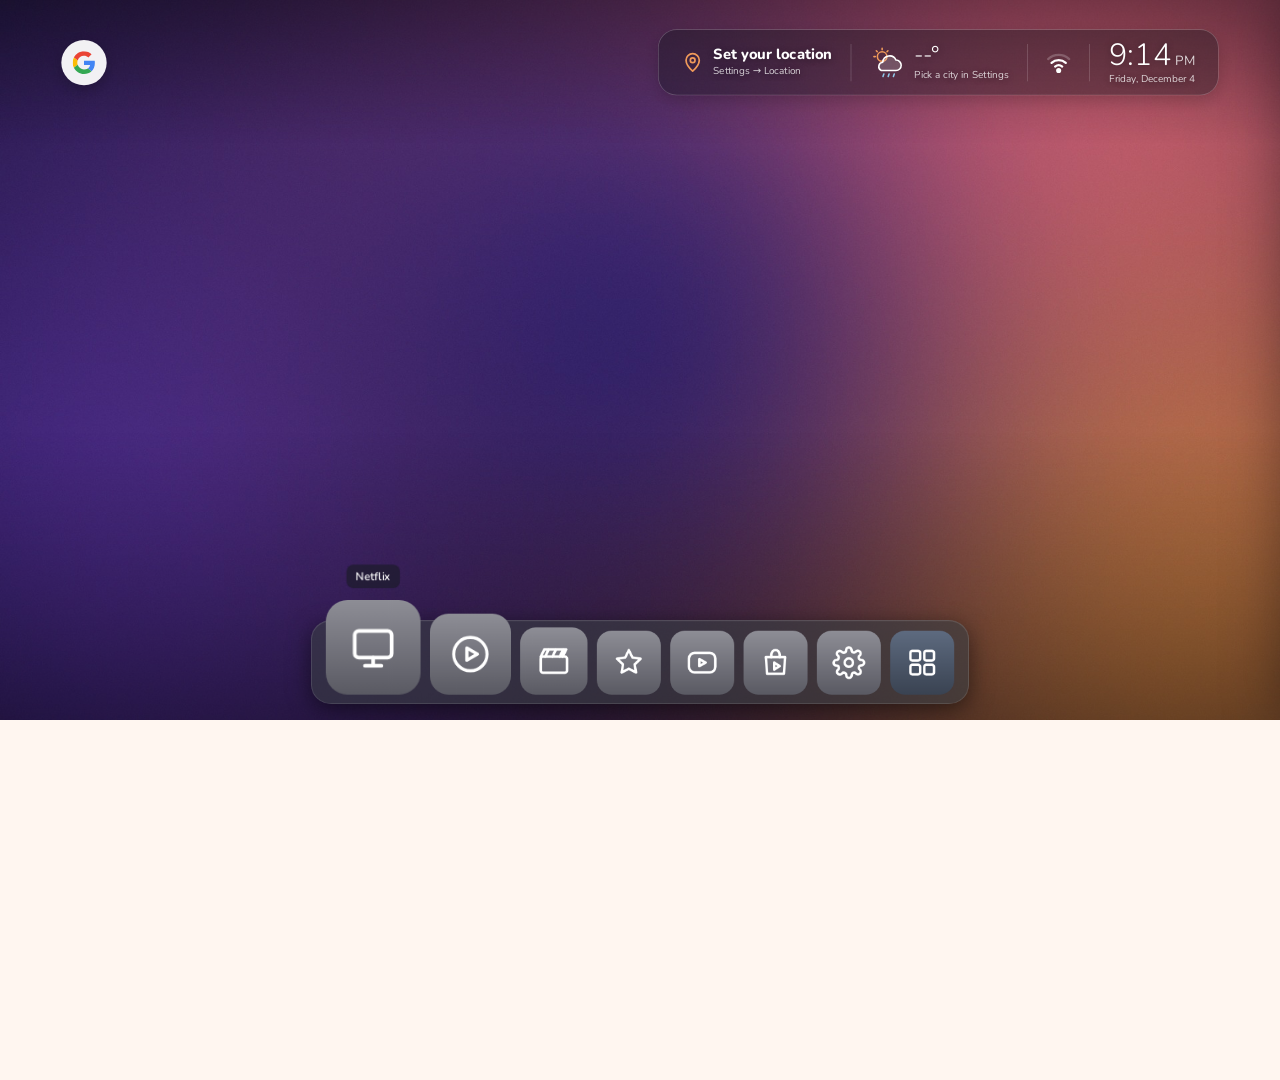
<file: home/app/assets/index.html>
<!doctype html>
<html lang="en">
<head>
<meta charset="utf-8">
<meta name="viewport" content="width=1920, user-scalable=no">
<title>Chill TV</title>
<link rel="stylesheet" href="fonts.css">
<style>
html,body{margin:0;width:100%;height:100%;overflow:hidden}
body{background:var(--page)}
*{box-sizing:border-box}

/* ---------- theme tokens ---------- */
body.teal{
  --page:#1F4F52;--ink:#F4F1EA;--muted:rgba(244,241,234,.78);--accent:#E8C979;
  --sans:Inter,system-ui,sans-serif;--serif:'Cormorant Garamond',Georgia,serif;
  --bg:linear-gradient(160deg,#2A6467 0%,#1F4F52 55%,#1A4346 100%);
  --chip-bg:rgba(255,255,255,.1);--chip-border:1px solid rgba(255,255,255,.14);--chip-shadow:0 0 0 0 transparent;
  --panel-bg:rgba(255,255,255,.1);--panel-border:1px solid rgba(255,255,255,.16);--panel-shadow:none;
  --divider:rgba(255,255,255,.18);
  --hero-bg:rgba(255,255,255,.09);--hero-border:1px solid rgba(255,255,255,.16);--hero-shadow:none;--hero-radius:32px;
  --car-bg:#123033;--car-radius:22px;--car-shadow:0 30px 70px rgba(0,0,0,.35);
  --cap-fade:linear-gradient(180deg,rgba(0,0,0,0) 45%,rgba(5,12,13,.75) 100%);
  --kicker:#F0D9A4;--cap-ink:#F4F1EA;
  --seg-bg:rgba(255,255,255,.22);--seg-fill:#F4F1EA;
  --pill-bg:rgba(0,0,0,.35);--pill-ink:rgba(244,241,234,.9);
  --tile-radius:22px;--tile-shadow:none;--tile-stroke:#F4F1EA;
  --tile-on-shadow:0 28px 60px rgba(0,0,0,.45),0 0 0 1px rgba(255,255,255,.4) inset;
  --focus-ring:0 0 0 4px #E8C979;
  --avatar-bg:#E8C979;--avatar-ink:#1F4F52;
  --w-strong:600;--w-label:500;
}
body.pastel{
  --page:#FFF6F0;--ink:#2B2A3A;--muted:#5E5C72;--accent:#F09A5A;
  --sans:Nunito,system-ui,sans-serif;--serif:Fraunces,Georgia,serif;
  --bg:linear-gradient(150deg,#FFF1EA 0%,#FDF0F6 45%,#F0F3FF 100%);
  --chip-bg:rgba(255,255,255,.7);--chip-border:0;--chip-shadow:0 8px 24px rgba(120,90,140,.1);
  --panel-bg:rgba(255,255,255,.72);--panel-border:0;--panel-shadow:0 10px 30px rgba(120,90,140,.12);
  --divider:rgba(43,42,58,.12);
  --hero-bg:rgba(255,255,255,.55);--hero-border:0;--hero-shadow:0 20px 60px rgba(120,90,140,.12);--hero-radius:36px;
  --car-bg:#FFE3D6;--car-radius:28px;--car-shadow:0 24px 60px rgba(120,90,140,.22);
  --cap-fade:linear-gradient(180deg,rgba(255,255,255,0) 50%,rgba(255,255,255,.85) 100%);
  --kicker:#6A55B0;--cap-ink:#2B2A3A;
  --seg-bg:rgba(43,42,58,.15);--seg-fill:#2B2A3A;
  --pill-bg:rgba(255,255,255,.8);--pill-ink:#2B2A3A;
  --tile-radius:28px;--tile-shadow:0 8px 20px rgba(120,90,140,.12);--tile-stroke:#2B2A3A;
  --tile-on-shadow:0 26px 50px rgba(120,90,140,.28),0 0 0 4px #FFFFFF;
  --focus-ring:0 0 0 5px #6A55B0;
  --avatar-bg:#E3D7FF;--avatar-ink:#4B3A8A;
  --w-strong:800;--w-label:700;
}

/* ---------- animations (from the design) ---------- */
@keyframes ringSpin{to{transform:rotate(360deg)}}
@keyframes ringSpinRev{to{transform:rotate(-360deg)}}
@keyframes ringDraw{0%{stroke-dashoffset:640}45%{stroke-dashoffset:0}70%{stroke-dashoffset:0}100%{stroke-dashoffset:-640}}
@keyframes breathe{0%,100%{transform:scale(1);opacity:.55}50%{transform:scale(1.08);opacity:.9}}
@keyframes letterIn{0%,8%{opacity:0;transform:translateY(10px)}22%,82%{opacity:1;transform:translateY(0)}100%{opacity:0;transform:translateY(-6px)}}
@keyframes bob{0%,100%{transform:translateY(0)}50%{transform:translateY(-6px)}}
@keyframes shimmer{0%{background-position:-200% 0}60%,100%{background-position:200% 0}}
@keyframes drift{0%,100%{transform:translate(0,0)}50%{transform:translate(-60px,40px)}}
@keyframes drift2{0%,100%{transform:translate(0,0)}50%{transform:translate(80px,-40px)}}
@keyframes kenburns{0%{transform:scale(1) translate(0,0)}100%{transform:scale(1.12) translate(-20px,-10px)}}
@keyframes fill{from{width:0}to{width:100%}}
@keyframes rise{from{opacity:0;transform:translateY(18px)}to{opacity:1;transform:translateY(0)}}
@keyframes fadeIn{from{opacity:0}to{opacity:1}}
/* ---------- Wi-Fi icon in the top panel + Wi-Fi drawer ---------- */
body.teal{--drawer-bg:rgba(16,32,34,.86);--row-on:rgba(255,255,255,.14)}
body.pastel{--drawer-bg:rgba(255,250,247,.92);--row-on:rgba(106,85,176,.1)}
.wbtn{display:flex;align-items:center;justify-content:center;width:64px;height:64px;margin:0 14px;border-radius:50%;transition:transform .2s,box-shadow .2s,background .2s}
.wbtn svg{stroke:var(--ink);color:var(--ink)}
.wbtn.on{transform:scale(1.1);background:var(--chip-bg);box-shadow:var(--focus-ring)}
.wglyph .a{transition:opacity .3s}
.wglyph .a.dim{opacity:.22}
.wglyph .slash{display:none;stroke:var(--accent)}
.wglyph.off .a{opacity:.22}
.wglyph.off .slash{display:inline}
#wifiScrim{position:absolute;inset:0;background:rgba(5,10,12,.4);opacity:0;pointer-events:none;transition:opacity .35s;z-index:60}
#wifiScrim.open{opacity:1}
#wifiDrawer{position:absolute;top:0;right:0;bottom:0;width:640px;z-index:61;display:flex;flex-direction:column;
  padding:56px 44px 40px;box-sizing:border-box;background:var(--drawer-bg);color:var(--ink);
  backdrop-filter:blur(28px);-webkit-backdrop-filter:blur(28px);box-shadow:-30px 0 80px rgba(0,0,0,.35);
  transform:translateX(105%);transition:transform .38s cubic-bezier(.2,.8,.2,1)}
#wifiDrawer.open{transform:none}
#wifiDrawer h2{margin:0;font-family:var(--serif);font-size:54px;font-weight:600;line-height:1}
#wifiNow{margin:12px 0 4px;font-size:20px;color:var(--muted)}
#wifiNow b{color:var(--ink)}
#wifiMsg{min-height:28px;margin:6px 0 14px;font-size:19px;color:var(--accent)}
#wifiList{flex:1;overflow:hidden;display:flex;flex-direction:column;gap:6px}
.wrow{display:flex;align-items:center;gap:18px;padding:16px 20px;border-radius:18px;font-size:23px;transition:background .2s,box-shadow .2s}
.wrow .nm{flex:1;min-width:0;white-space:nowrap;overflow:hidden;text-overflow:ellipsis}
.wrow small{font-size:16px;color:var(--muted)}
.wrow small.cur{color:var(--accent);font-weight:var(--w-strong)}
.wrow svg{flex-shrink:0;stroke:var(--ink);color:var(--ink)}
.wrow.on{background:var(--row-on);box-shadow:var(--focus-ring)}
.wrow.act{justify-content:center;font-weight:var(--w-label)}
.wrow.wlink{margin-top:4px;background:var(--chip-bg);border:var(--chip-border);color:var(--muted);font-size:20px}
.wpass{margin:0 0 4px 52px;border-radius:16px;background:var(--chip-bg);border:var(--chip-border);transition:box-shadow .2s}
.wpass.on{box-shadow:var(--focus-ring)}
.wpass input{width:100%;box-sizing:border-box;padding:16px 20px;border:0;background:transparent;font:inherit;font-size:24px;color:var(--ink);outline:none;letter-spacing:.04em}
.wsub{margin-left:52px}
.wspin{display:inline-block;width:16px;height:16px;margin-right:10px;border:2px solid var(--accent);border-right-color:transparent;border-radius:50%;animation:wspin .8s linear infinite;vertical-align:-2px}
@keyframes wspin{to{transform:rotate(360deg)}}

/* ---------- stage ---------- */
#stage{position:absolute;left:0;top:0;width:1920px;height:1080px;overflow:hidden;transform-origin:0 0;
  background:var(--bg);font-family:var(--sans);color:var(--ink)}
.orb{position:absolute;border-radius:50%;will-change:transform}
.orb.a{animation:drift 22s ease-in-out infinite}
.orb.b{animation:drift2 24s ease-in-out infinite}
body.teal .orb1{left:980px;top:-260px;width:1100px;height:1100px;background:radial-gradient(circle,rgba(120,214,204,.42) 0%,rgba(120,214,204,0) 62%)}
body.teal .orb2{left:-300px;top:520px;width:900px;height:900px;background:radial-gradient(circle,rgba(232,201,121,.26) 0%,rgba(232,201,121,0) 60%);animation:none}
body.teal .orb3{display:none}
body.pastel .orb1{left:1100px;top:-300px;width:1000px;height:1000px;background:radial-gradient(circle,rgba(255,190,165,.55) 0%,rgba(255,190,165,0) 62%)}
body.pastel .orb2{left:-320px;top:460px;width:1000px;height:1000px;background:radial-gradient(circle,rgba(196,178,255,.5) 0%,rgba(196,178,255,0) 60%)}
body.pastel .orb3{left:700px;top:620px;width:800px;height:800px;background:radial-gradient(circle,rgba(170,230,205,.45) 0%,rgba(170,230,205,0) 60%)}

/* ---------- header ---------- */
header{position:absolute;left:92px;right:92px;top:44px;display:flex;justify-content:space-between;align-items:center}
.who{display:flex;align-items:center;gap:20px}
.acct{display:flex;align-items:center;gap:12px;padding:10px 22px 10px 10px;border-radius:999px;border:var(--chip-border);background:var(--chip-bg);box-shadow:var(--chip-shadow)}
.avatar{width:44px;height:44px;border-radius:50%;background:var(--avatar-bg);color:var(--avatar-ink);display:flex;align-items:center;justify-content:center;font-size:20px;font-weight:var(--w-strong)}
.acct .n{font-size:17px;font-weight:var(--w-label)}
body.pastel .acct .n{font-weight:700}
.acct .s{font-size:14px;color:var(--muted)}
.side{display:flex;align-items:center;gap:18px}
.chip{display:flex;align-items:center;justify-content:center;width:68px;height:68px;border-radius:50%;border:var(--chip-border);background:var(--chip-bg);box-shadow:var(--chip-shadow);
  transition:transform .3s cubic-bezier(.2,.8,.2,1),box-shadow .3s}
.chip.on{transform:scale(1.06);box-shadow:var(--chip-shadow),var(--focus-ring)}
.chip[hidden]{display:none}
#voiceToast{position:absolute;left:50%;bottom:110px;transform:translateX(-50%) translateY(20px);opacity:0;padding:18px 34px;border-radius:999px;background:var(--chip-bg);border:var(--chip-border);box-shadow:var(--tile-on-shadow);font-size:26px;color:var(--ink);white-space:nowrap;transition:opacity .3s,transform .3s;pointer-events:none;backdrop-filter:blur(12px)}
#voiceToast.show{opacity:1;transform:translateX(-50%) translateY(0)}
#voiceToast b{color:var(--accent);font-weight:700}
.chip svg{flex-shrink:0;stroke:var(--accent);color:var(--accent)}
.chip .arc{transition:opacity .3s}
.chip .arc.dim{opacity:.25}
.chip.off svg{stroke:var(--muted);color:var(--muted)}
.panel{display:flex;align-items:center;padding:14px 6px;border-radius:28px;background:var(--panel-bg);border:var(--panel-border);box-shadow:var(--panel-shadow)}
.cell{display:flex;align-items:center;gap:14px;padding:0 28px}
.cell .col{display:flex;flex-direction:column;gap:3px}
.vdiv{width:1px;height:56px;background:var(--divider)}
.place{font-size:22px;font-weight:var(--w-strong);line-height:1}
.sub{font-size:15px;color:var(--muted)}
.temp{font-size:34px;font-weight:300;line-height:1}
.clock{font-size:46px;font-weight:300;line-height:1}
.clock span{font-size:20px;font-weight:500;margin-left:6px;color:var(--muted)}
.right{align-items:flex-end}
.wx .sun{display:none}.wx.sunny .sun,.wx.partly .sun{display:inline}
.wx .rain{display:none}.wx.rainy .rain{display:inline}
.wx .cloud{display:inline}.wx.sunny .cloud{display:none}
.wx .cloud{fill:var(--cloud-fill)}
body.teal{--cloud-fill:#2A6467}
body.pastel{--cloud-fill:#E3EEFF}

/* ---------- hero ---------- */
.hero{position:absolute;left:92px;right:92px;top:172px;height:508px;border-radius:var(--hero-radius);overflow:hidden;
  background:var(--hero-bg);border:var(--hero-border);box-shadow:var(--hero-shadow);
  display:flex;align-items:center;padding:0 40px 0 72px;gap:56px}
.greet-wrap{flex:1;min-width:0;display:flex;flex-direction:column;gap:6px}
.emblem{position:relative;width:184px;height:184px;display:flex;align-items:center;justify-content:center;margin:0 0 18px -20px}
.glow{position:absolute;inset:14px;border-radius:50%;animation:breathe 6s ease-in-out infinite}
body.teal .glow{background:radial-gradient(circle,rgba(232,201,121,.4) 0%,rgba(232,201,121,0) 70%)}
body.pastel .glow{background:radial-gradient(circle,rgba(255,184,160,.6) 0%,rgba(255,184,160,0) 70%)}
.logo-ring{transform-origin:110px 110px;animation:ringSpin 18s linear infinite}
.logo-ring2{transform-origin:110px 110px;animation:ringSpinRev 26s linear infinite}
.logo-draw{stroke-dasharray:640;animation:ringDraw 6s cubic-bezier(.6,0,.2,1) infinite}
body.teal .logo-p{animation:letterIn 6s ease-in-out infinite}
body.pastel .logo-p{animation:bob 3s ease-in-out infinite}
.greeting{font-size:26px;font-weight:300;letter-spacing:.06em;color:rgba(244,241,234,.85)}
body.pastel .greeting{font-size:28px;font-weight:600;letter-spacing:0;color:#5E5C72}
.wordmark{font-family:var(--serif);font-size:96px;font-weight:600;line-height:1.2;padding-bottom:.06em;margin-top:-.1em;letter-spacing:.02em;
  background-size:200% 100%;-webkit-background-clip:text;background-clip:text;color:transparent;animation:shimmer 6s ease-in-out infinite}
body.teal .wordmark{background-image:linear-gradient(100deg,#D9BC7A 30%,#FFF4D8 50%,#D9BC7A 70%)}
body.pastel .wordmark{font-size:100px;font-weight:700;line-height:1.2;letter-spacing:-.01em;animation-duration:7s;
  background-image:linear-gradient(100deg,#7A63C2 20%,#E07A9B 45%,#F09A5A 60%,#7A63C2 85%)}

.carousel{position:relative;width:776px;height:436px;flex-shrink:0;border-radius:var(--car-radius);overflow:hidden;background:var(--car-bg);box-shadow:var(--car-shadow);transition:box-shadow .3s,transform .35s cubic-bezier(.2,.8,.2,1)}
.carousel.focus{box-shadow:var(--car-shadow),var(--focus-ring);transform:scale(1.02)}
.slide{position:absolute;inset:0;opacity:0;transition:opacity 1.1s ease}
.slide.on{opacity:1}
.slide .kb{position:absolute;inset:-40px}
.slide.on .kb{animation:kenburns 8s linear forwards}
.slide .fade{position:absolute;inset:0;background:var(--cap-fade)}
.slide .art{position:absolute;right:52px;top:86px;width:352px;height:198px;border-radius:16px;overflow:hidden;box-shadow:0 18px 40px rgba(0,0,0,.35);background:rgba(0,0,0,.15)}
.slide .art img{width:100%;height:100%;object-fit:cover;display:block}
.slide.on .art{animation:rise .9s .1s cubic-bezier(.2,.8,.2,1) both}
.cap{position:absolute;left:44px;right:44px;bottom:44px;display:flex;flex-direction:column;gap:8px;color:var(--cap-ink)}
body.pastel .cap{bottom:40px;gap:6px}
.slide.on .cap{animation:rise .9s .25s cubic-bezier(.2,.8,.2,1) both}
.kicker{font-size:15px;font-weight:var(--w-strong);letter-spacing:.2em;text-transform:uppercase;color:var(--kicker)}
.ctitle{font-family:var(--serif);font-size:48px;font-weight:600;line-height:1}
body.pastel .ctitle{font-size:46px;font-weight:700}
.cline{font-size:20px;font-weight:400;opacity:.85}
body.teal .t1 .kb{background:radial-gradient(circle at 72% 30%,#F3D9B1 0%,#B07A4F 36%,#3A2418 78%)}
body.teal .t2 .kb{background:radial-gradient(circle at 70% 35%,#9FDCD4 0%,#3A7D78 36%,#123033 76%)}
body.teal .t3 .kb{background:radial-gradient(circle at 75% 25%,#F6E7C3 0%,#A98C4E 34%,#2C2416 78%)}
body.teal .t4 .kb{background:radial-gradient(circle at 68% 40%,#B9D3EE 0%,#4C6E92 36%,#141F2B 78%)}
body.pastel .t1 .kb{background:radial-gradient(circle at 72% 30%,#FFE3D6 0%,#FFC2B0 40%,#F7A9B8 85%)}
body.pastel .t2 .kb{background:radial-gradient(circle at 70% 35%,#E8F7EF 0%,#BFE8D4 40%,#A6D8E8 85%)}
body.pastel .t3 .kb{background:radial-gradient(circle at 75% 25%,#FFF7D6 0%,#FFE5A3 40%,#FFC9A8 85%)}
body.pastel .t4 .kb{background:radial-gradient(circle at 68% 40%,#EFE8FF 0%,#D6C8FF 40%,#B9D2FF 85%)}
.segs{position:absolute;left:24px;right:24px;top:22px;display:flex;gap:6px}
.seg{flex:1;height:4px;border-radius:2px;background:var(--seg-bg);overflow:hidden}
.seg i{display:block;height:100%;width:100%;background:var(--seg-fill);transform:scaleX(0);transform-origin:0 50%}
.seg.done i{transform:none}
.seg.on i{animation:fillx 8s linear forwards}
@keyframes fillx{from{transform:scaleX(0)}to{transform:scaleX(1)}}
.pill{position:absolute;right:24px;top:42px;padding:6px 14px;border-radius:999px;background:var(--pill-bg);font-size:14px;font-weight:var(--w-label);letter-spacing:.08em;color:var(--pill-ink)}
body.pastel .pill{font-weight:800}

/* ---------- app row ---------- */
nav{position:absolute;left:92px;right:92px;top:742px;display:flex;gap:26px}
.tw{display:flex;flex-direction:column;align-items:center;gap:18px}
.tile{width:194px;height:136px;border-radius:var(--tile-radius);display:flex;align-items:center;justify-content:center;box-shadow:var(--tile-shadow);
  transition:transform .35s cubic-bezier(.2,.8,.2,1),box-shadow .35s,background .35s}
body.teal .tile{background:rgba(255,255,255,.12)}
body.teal .tile.on{background:rgba(255,255,255,.24)}
.tile.on{transform:translateY(-10px) scale(1.09);box-shadow:var(--tile-on-shadow)}
body.pastel .tile.on{transform:translateY(-12px) scale(1.09)}
.tile svg{stroke:var(--tile-stroke)}
.tile.has-logo{overflow:hidden}
.tile img.logo{width:100%;height:100%;object-fit:contain;display:block}
body.pastel .tile svg{stroke-width:1.8}
.tlabel{font-size:20px;font-weight:var(--w-label);opacity:0;transition:opacity .3s;white-space:nowrap}
.tlabel.on{opacity:1}

.voicehint b{color:var(--ink);font-weight:600}
.chip .slash{display:none}
.chip.off .slash{display:inline}
.chip.off .arc{opacity:.35}

/* ---------- all apps drawer ---------- */
#drawer{position:absolute;inset:0;display:none;background:var(--bg);animation:fadeIn .25s ease both}
#drawer.open{display:block}
#drawer h2{position:absolute;left:92px;top:56px;margin:0;font-family:var(--serif);font-size:64px;font-weight:600}
#grid{position:absolute;left:92px;right:92px;top:170px;bottom:0;overflow:hidden}
#gridInner{display:grid;grid-template-columns:repeat(6,1fr);gap:34px 28px;padding:20px 8px 60px;transition:transform .35s cubic-bezier(.2,.8,.2,1)}
.app{display:flex;flex-direction:column;gap:12px;align-items:center}
.app .card{width:100%;aspect-ratio:16/9;border-radius:18px;overflow:hidden;display:flex;align-items:center;justify-content:center;
  background:var(--chip-bg);box-shadow:var(--tile-shadow);transition:transform .3s cubic-bezier(.2,.8,.2,1),box-shadow .3s}
.app .card img.banner{width:100%;height:100%;object-fit:cover}
.app .card img.icon{width:84px;height:84px;object-fit:contain}
.app.on .card{transform:scale(1.08);box-shadow:var(--tile-on-shadow),var(--focus-ring)}
/* ---------- home settings panel ---------- */
#prefs{position:absolute;inset:0;display:none;background:rgba(10,20,22,.45);animation:fadeIn .25s ease both}
body.pastel #prefs{background:rgba(60,40,80,.18)}
#prefs.open{display:block}
.sheet{position:absolute;right:0;top:0;bottom:0;width:720px;padding:72px 64px;background:var(--bg);box-shadow:-30px 0 80px rgba(0,0,0,.3);display:flex;flex-direction:column;gap:28px}
.sheet h2{margin:0 0 8px;font-family:var(--serif);font-size:60px;font-weight:600}
.sheet .sec{font-size:15px;font-weight:var(--w-strong);letter-spacing:.18em;text-transform:uppercase;color:var(--muted)}
.themes{display:flex;gap:24px}
.opt{flex:1;border-radius:24px;padding:16px;background:var(--chip-bg);border:var(--chip-border);box-shadow:var(--chip-shadow);transition:transform .3s cubic-bezier(.2,.8,.2,1),box-shadow .3s}
.opt.on{transform:scale(1.05);box-shadow:var(--chip-shadow),var(--focus-ring)}
.opt .sw{height:150px;border-radius:16px;position:relative;overflow:hidden}
.opt .sw.teal{background:linear-gradient(160deg,#2A6467 0%,#1F4F52 55%,#1A4346 100%)}
.opt .sw.pastel{background:linear-gradient(150deg,#FFF1EA 0%,#FDF0F6 45%,#F0F3FF 100%)}
.opt .sw i{position:absolute;left:18px;bottom:18px;width:52px;height:34px;border-radius:9px}
.opt .sw i+i{left:80px}.opt .sw i+i+i{left:142px}
.opt .sw.teal i{background:rgba(255,255,255,.16)}
.opt .sw.pastel i{background:#FFD6C9}.opt .sw.pastel i+i{background:#CDE6FF}.opt .sw.pastel i+i+i{background:#E3D7FF}
.opt .sw b{position:absolute;left:18px;top:16px;font-size:30px;font-weight:600}
.opt .sw.teal b{color:#D9BC7A;font-family:'Cormorant Garamond',Georgia,serif}
.opt .sw.pastel b{color:#7A63C2;font-family:Fraunces,Georgia,serif}
.opt .row{display:flex;justify-content:space-between;align-items:center;margin-top:14px;font-size:22px;font-weight:var(--w-label)}
.opt .tick{width:30px;height:30px;border-radius:50%;border:2px solid var(--muted);display:flex;align-items:center;justify-content:center}
.opt.sel .tick{background:var(--accent);border-color:var(--accent)}
.opt .tick svg{display:none}.opt.sel .tick svg{display:block}
.link{display:flex;align-items:center;gap:18px;padding:22px 26px;border-radius:22px;background:var(--chip-bg);border:var(--chip-border);box-shadow:var(--chip-shadow);font-size:22px;font-weight:var(--w-label);transition:transform .3s cubic-bezier(.2,.8,.2,1),box-shadow .3s}
.link.on{transform:scale(1.03);box-shadow:var(--chip-shadow),var(--focus-ring)}
.link svg{stroke:var(--accent)}
.link .s{margin-left:auto;font-size:16px;color:var(--muted)}

.panel{transition:transform .3s cubic-bezier(.2,.8,.2,1),box-shadow .3s}
.panel.on{transform:scale(1.03);box-shadow:var(--panel-shadow),var(--focus-ring)}
body.teal .panel.on{box-shadow:var(--focus-ring)}

/* ---------- weather modal ---------- */
#wx{position:absolute;inset:0;display:none;background:rgba(10,20,22,.45);animation:fadeIn .25s ease both}
body.pastel #wx{background:rgba(60,40,80,.18)}
#wx.open{display:flex;align-items:center;justify-content:center}
.wxcard{width:1240px;display:flex;align-items:stretch;padding:40px 48px;border-radius:36px;background:var(--bg);border:var(--panel-border);box-shadow:0 40px 100px rgba(0,0,0,.3);animation:rise .4s cubic-bezier(.2,.8,.2,1) both}
.wxnow{width:400px;display:flex;flex-direction:column;gap:10px;padding-right:44px;border-right:1px solid var(--divider)}
.wxnow .city{font-size:24px;font-weight:var(--w-label);color:var(--muted)}
.wxnow .big{display:flex;align-items:center;gap:18px}
.wxnow .big .t{font-size:112px;font-weight:300;line-height:1}
.wxnow .cond{font-size:32px;font-weight:var(--w-label)}
.wxnow .hl{font-size:20px;color:var(--muted)}
.wxside{flex:1;display:flex;flex-direction:column;justify-content:space-between;padding-left:44px;gap:24px}
.hours{display:flex;justify-content:space-between}
.hour{display:flex;flex-direction:column;align-items:center;gap:12px;min-width:90px}
.hour .h{font-size:20px;color:var(--muted)}
.hour .v{font-size:28px;font-weight:var(--w-label)}
.suns{display:flex;gap:48px;font-size:20px;color:var(--muted)}
.suns span{display:flex;align-items:center;gap:10px}
.wxi{stroke:var(--ink);fill:none;stroke-width:1.8;stroke-linecap:round;stroke-linejoin:round}
.wxi .sunc{stroke:var(--accent)}
.wxi .cl{fill:var(--cloud-fill)}
.wxi .dr{stroke:#8FC7E8}
.wxi .bolt{stroke:var(--accent)}
.wxclose{margin-top:auto;font-size:16px;color:var(--muted)}

/* ---------- settings shortcuts ---------- */
.shorts{display:flex;gap:20px}
.short{flex:1;height:120px;border-radius:22px;display:flex;flex-direction:column;align-items:center;justify-content:center;gap:12px;
  background:var(--chip-bg);border:var(--chip-border);box-shadow:var(--chip-shadow);font-size:19px;font-weight:var(--w-label);
  transition:transform .3s cubic-bezier(.2,.8,.2,1),box-shadow .3s}
.short svg{stroke:var(--ink)}
.short.on{transform:scale(1.06);box-shadow:var(--chip-shadow),var(--focus-ring)}

.app .lbl{font-size:18px;font-weight:var(--w-label);color:var(--muted);max-width:100%;overflow:hidden;text-overflow:ellipsis;white-space:nowrap}
.app.on .lbl{color:var(--ink)}

/* ---------- glass dock with macOS-style magnification ---------- */
/* Tiles grow upward out of a frosted bar: the focused app most, its neighbours less (sizes set in render()). */
nav#tiles{left:50%;right:auto;top:auto;bottom:84px;transform:translateX(-50%);gap:16px;align-items:flex-end;box-sizing:border-box;height:148px;overflow:visible;
  padding:18px 22px;border-radius:38px;
  background:linear-gradient(180deg,rgba(255,255,255,.42),rgba(255,255,255,.16));
  border:1px solid rgba(255,255,255,.6);
  box-shadow:0 30px 70px rgba(60,40,90,.22),inset 0 1px 0 rgba(255,255,255,.85),inset 0 -1px 0 rgba(255,255,255,.2);
  -webkit-backdrop-filter:blur(28px) saturate(1.6);backdrop-filter:blur(28px) saturate(1.6)}
body.teal nav#tiles{background:linear-gradient(180deg,rgba(255,255,255,.18),rgba(255,255,255,.06));border-color:rgba(255,255,255,.24);
  box-shadow:0 30px 70px rgba(0,0,0,.35),inset 0 1px 0 rgba(255,255,255,.32)}
nav#tiles .tw{position:relative;width:168px;height:112px;gap:0;flex-shrink:0;
  transition:width .42s cubic-bezier(.2,.9,.25,1.14),height .42s cubic-bezier(.2,.9,.25,1.14)}
nav#tiles .tile{width:100%;height:100%;transition:box-shadow .3s}
nav#tiles .tile.on,body.pastel nav#tiles .tile.on{transform:none;box-shadow:var(--tile-on-shadow)}
nav#tiles .tile svg{width:40%;height:auto}
nav#tiles .tlabel{position:absolute;bottom:calc(100% + 16px);left:50%;transform:translateX(-50%) translateY(8px);
  padding:8px 18px;border-radius:12px;background:rgba(32,28,48,.8);color:#fff;font-size:20px;font-weight:600;
  box-shadow:0 10px 24px rgba(0,0,0,.25);transition:opacity .25s,transform .3s;pointer-events:none}
nav#tiles .tlabel.on{opacity:1;transform:translateX(-50%) translateY(0)}
nav#tiles .tw::after{content:'';position:absolute;left:50%;bottom:-12px;width:6px;height:6px;margin-left:-3px;border-radius:50%;
  background:var(--ink);opacity:0;transition:opacity .3s}
nav#tiles .tw.focus::after{opacity:.65}
@keyframes dockBounce{0%,100%{transform:translateY(0)}28%{transform:translateY(-48px)}52%{transform:translateY(0)}72%{transform:translateY(-18px)}88%{transform:translateY(0)}}
nav#tiles .tw.bounce .tile{animation:dockBounce .85s cubic-bezier(.3,.7,.4,1)}
#voiceToast{bottom:300px}

/* ---------- settings: location + alarm ---------- */
.pair{margin:6px 0 0;font-size:18px;color:var(--muted)}.pair b{color:var(--ink);font-weight:700;letter-spacing:.08em}
.short.wide small{font-size:15px;color:var(--muted);max-width:90%;overflow:hidden;text-overflow:ellipsis;white-space:nowrap}
.alarmline{color:var(--accent);font-weight:600}
.modal{position:absolute;inset:0;display:none;background:rgba(10,20,22,.5);animation:fadeIn .25s ease both;align-items:center;justify-content:center}
.modal.open{display:flex}
.mcard{width:1320px;padding:52px 60px;border-radius:36px;background:var(--bg);box-shadow:0 40px 100px rgba(0,0,0,.35);animation:rise .4s cubic-bezier(.2,.8,.2,1) both}
.mcard h2{margin:0 0 6px;font-family:var(--serif);font-size:58px;font-weight:600}
.mhint{margin:6px 0 18px;font-size:20px;color:var(--muted)}
.mhint b{color:var(--ink)}
.search{margin:10px 0 22px;border-radius:18px;background:var(--chip-bg);border:var(--chip-border);box-shadow:var(--chip-shadow);transition:box-shadow .2s}
.search.on{box-shadow:var(--chip-shadow),var(--focus-ring)}
.search input{width:100%;padding:20px 26px;border:0;background:transparent;font:inherit;font-size:26px;color:var(--ink);outline:none}
.cities{display:grid;grid-template-columns:repeat(4,minmax(0,1fr));gap:16px}
.loc{padding:18px 22px;border-radius:18px;background:var(--chip-bg);border:var(--chip-border);box-shadow:var(--chip-shadow);transition:transform .2s,box-shadow .2s}
.loc b{display:block;font-size:24px;font-weight:600}
.loc small{font-size:16px;color:var(--muted)}
.loc.on{transform:scale(1.05);box-shadow:var(--chip-shadow),var(--focus-ring)}
.loc.cur b::after{content:' ✓';color:var(--accent)}
.afields{display:flex;align-items:stretch;gap:16px;margin:14px 0 10px}
.af{flex:1;display:flex;flex-direction:column;align-items:center;justify-content:center;gap:6px;padding:20px 12px;border-radius:22px;
  background:var(--chip-bg);border:var(--chip-border);box-shadow:var(--chip-shadow);transition:transform .2s,box-shadow .2s}
.af small{font-size:15px;letter-spacing:.14em;text-transform:uppercase;color:var(--muted)}
.af b{font-size:30px;font-weight:600;white-space:nowrap}
.af.big b{font-family:var(--serif);font-size:84px;line-height:1}
.af.on{transform:scale(1.06);box-shadow:var(--chip-shadow),var(--focus-ring)}
.af.on b::before{content:'▲';display:block;font-size:14px;line-height:1.2;color:var(--muted);font-family:var(--sans)}
.af.on b::after{content:'▼';display:block;font-size:14px;line-height:1.2;color:var(--muted);font-family:var(--sans)}
.af[data-f="test"] b::before,.af[data-f="test"] b::after{content:none}
.colon{align-self:center;font-family:var(--serif);font-size:84px;color:var(--muted)}

/* ---------- the assistant's talking orb ---------- */
#orb{position:absolute;inset:0;z-index:50;display:flex;flex-direction:column;align-items:center;justify-content:center;gap:46px;opacity:0;pointer-events:none;
  transition:opacity .35s ease;background:radial-gradient(circle at 50% 42%,rgba(28,18,58,.42),rgba(8,6,18,.82) 72%);
  -webkit-backdrop-filter:blur(12px);backdrop-filter:blur(12px)}
#orb.open{opacity:1}
.orbwrap{position:relative;width:340px;height:340px;--lvl:0}
.orbglow{position:absolute;inset:-110px;border-radius:50%;
  background:radial-gradient(circle,rgba(176,128,255,.6),rgba(255,120,190,.28) 42%,transparent 70%);filter:blur(34px);
  transform:scale(calc(.82 + var(--lvl) * .55));transition:transform .12s ease-out}
.orbcore{position:absolute;inset:0;border-radius:50%;overflow:hidden;transform:scale(calc(.9 + var(--lvl) * .24));transition:transform .12s ease-out;
  background:radial-gradient(circle at 35% 30%,#FFFFFF 0%,#EADCFF 12%,#A584FF 38%,#5E40DC 62%,#251762 100%);
  box-shadow:0 0 90px rgba(165,125,255,.65),inset 0 -24px 64px rgba(18,8,58,.62),inset 0 12px 42px rgba(255,255,255,.38)}
.orbcore .swirl{position:absolute;inset:-30%;mix-blend-mode:screen;filter:blur(18px);animation:orbspin 6s linear infinite;
  background:conic-gradient(from 0deg,transparent,rgba(255,140,205,.78),transparent 33%,rgba(110,222,255,.72),transparent 66%,rgba(255,222,140,.62),transparent)}
.orbcore .swirl.s2{animation-duration:9s;animation-direction:reverse;opacity:.7}
.orbcore .shine{position:absolute;left:17%;top:9%;width:40%;height:28%;border-radius:50%;background:radial-gradient(circle,rgba(255,255,255,.9),transparent 70%);filter:blur(6px)}
@keyframes orbspin{to{transform:rotate(360deg)}}
#orb.listening .orbwrap::after{content:'';position:absolute;inset:-26px;border-radius:50%;border:2px solid rgba(200,170,255,.55);animation:orbring 1.8s ease-out infinite}
@keyframes orbring{0%{transform:scale(.92);opacity:.9}100%{transform:scale(1.35);opacity:0}}
#orb.thinking .orbcore .swirl{animation-duration:1.3s}
#orb.thinking .orbcore{animation:orbthink 1.1s ease-in-out infinite}
@keyframes orbthink{50%{transform:scale(.84)}}
#orb.error .orbcore{filter:saturate(.35) brightness(.85)}
.orbtext{max-width:1500px;min-height:72px;padding:0 40px;text-align:center;font-family:var(--serif);font-size:54px;font-weight:600;line-height:1.25;color:#FFFFFF;
  text-shadow:0 4px 30px rgba(0,0,0,.5)}
.orbtext b{color:#FFD9A8}
.orbhint{font-size:24px;letter-spacing:.06em;color:rgba(255,255,255,.72)}

/* ---------- lite mode: the Mi Box GPU is small ---------- */
/* Idle the home screen was using ~40% CPU + 24% renderer: everything that animated forever or blurred live is off.
   The design stays; it just holds still. One-shot transitions (focus, panels, dock) remain. */
.orb.a,.orb.b,.logo-ring,.logo-ring2,.logo-draw,.logo-p,.glow,.wordmark,.kb{animation:none!important}
body.pastel .wordmark,body.teal .wordmark{background-position:0 0!important}
#voiceToast,nav#tiles,#orb{-webkit-backdrop-filter:none!important;backdrop-filter:none!important}
#voiceToast{background:var(--bg)}
body.pastel nav#tiles{background:linear-gradient(180deg,rgba(255,255,255,.82),rgba(255,255,255,.6))}
body.teal nav#tiles{background:linear-gradient(180deg,rgba(40,90,94,.92),rgba(28,70,74,.92))}
#orb{background:radial-gradient(circle at 50% 42%,rgba(28,18,58,.78),rgba(8,6,18,.94) 72%)}
.orbcore .swirl{filter:none;opacity:.55}
.orbglow{filter:none;background:radial-gradient(circle,rgba(176,128,255,.45),rgba(255,120,190,.18) 40%,transparent 68%)}

/* Dock magnification by transform only (GPU), never by resizing (layout every frame). */
nav#tiles{background:none!important;border:0!important;box-shadow:none!important}
nav#tiles::before{content:'';position:absolute;left:0;right:0;top:0;bottom:0;border-radius:38px;z-index:-1;
  border:1px solid rgba(255,255,255,.6);box-shadow:0 30px 70px rgba(60,40,90,.2),inset 0 1px 0 rgba(255,255,255,.85);
  transform:scaleX(var(--bar,1));transition:transform .3s cubic-bezier(.2,.9,.25,1.1);will-change:transform}
body.pastel nav#tiles::before{background:linear-gradient(180deg,rgba(255,255,255,.82),rgba(255,255,255,.6))}
body.teal nav#tiles::before{background:linear-gradient(180deg,rgba(40,90,94,.92),rgba(28,70,74,.92));border-color:rgba(255,255,255,.22)}
nav#tiles .tw{width:168px!important;height:112px!important;transform-origin:50% 100%;will-change:transform;
  transition:transform .22s cubic-bezier(.2,.9,.25,1.1)!important}
nav#tiles .tlabel{transform-origin:50% 100%}
/* Soft blurred shadows are re-rasterised on every frame of a transform on this box: a crisp ring instead. */
nav#tiles .tile,nav#tiles .tile.on,body.pastel nav#tiles .tile.on{box-shadow:none!important;transition:none!important}
nav#tiles .tile.on{outline:4px solid rgba(255,255,255,.95);outline-offset:3px}
body.pastel nav#tiles .tile.on{outline-color:#6A55B0}
nav#tiles .tlabel{box-shadow:none}
nav#tiles::before{box-shadow:0 8px 24px rgba(60,40,90,.14)}
/* The Mi Box WebView paints in software: a nonstop 8 s progress fill alone cost ~60% CPU. Segments just mark the slide. */
.seg.on i{animation:none!important;transform:none}
#orb:not(.open){visibility:hidden;transition:opacity .35s ease,visibility 0s linear .35s}
#orb:not(.open) .swirl,#orb:not(.open) .orbcore,#orb:not(.open) .orbwrap::after{animation:none!important}
/* ---------- clean, like macOS ---------- */
/* One wallpaper fills the screen: a looping video or a picture (WALLPAPER, or the family's own from a USB stick);
   no centre card. The top bar and the dock are quiet glass over it. No live blur: TV boxes often paint in software. */
.orb,.hero{display:none!important}
#wall{position:absolute;inset:0;overflow:hidden;background:#0d1622}
#wall .wp{position:absolute;inset:0;background-size:cover;background-position:center;opacity:0;transition:opacity 2.5s ease;will-change:opacity}
#wall .wp.on{opacity:1}
#wall video.wp{width:100%;height:100%;object-fit:cover}
#wallPanel .wplist{max-height:520px;overflow:hidden;display:flex;flex-direction:column;gap:10px}
#wallPanel .wprow{display:flex;align-items:center;justify-content:space-between;gap:24px;padding:18px 26px;border-radius:18px;font-size:24px;background:rgba(127,127,127,.12);border:3px solid transparent;flex:none}
#wallPanel .wprow small{font-size:18px;color:var(--muted);white-space:nowrap}
#wallPanel .wprow span{overflow:hidden;text-overflow:ellipsis;white-space:nowrap}
#wallPanel .wprow.on{border-color:var(--accent)}
#wall .scrim{position:absolute;inset:0;background:linear-gradient(180deg,rgba(0,0,0,.36) 0%,rgba(0,0,0,0) 20%,rgba(0,0,0,0) 60%,rgba(0,0,0,.4) 100%)}
header,nav#tiles,#voiceToast{--ink:#FFFFFF;--muted:rgba(255,255,255,.8);--divider:rgba(255,255,255,.24);--cloud-fill:rgba(255,255,255,.18);
  --chip-bg:rgba(16,20,28,.36);--chip-border:1px solid rgba(255,255,255,.24);--chip-shadow:0 8px 24px rgba(0,0,0,.18);
  --panel-bg:rgba(16,20,28,.36);--panel-border:1px solid rgba(255,255,255,.24);--panel-shadow:0 8px 24px rgba(0,0,0,.18);
  --focus-ring:0 0 0 4px rgba(255,255,255,.95)}
header{color:#fff;text-shadow:0 1px 10px rgba(0,0,0,.35)}
.gchip{width:68px;height:68px;border-radius:50%;background:rgba(255,255,255,.94);display:flex;align-items:center;justify-content:center;
  box-shadow:0 8px 24px rgba(0,0,0,.22)}
body.teal nav#tiles::before,body.pastel nav#tiles::before{background:linear-gradient(180deg,rgba(255,255,255,.28),rgba(255,255,255,.14));
  border-color:rgba(255,255,255,.4);box-shadow:0 10px 30px rgba(0,0,0,.25)}
body.pastel nav#tiles .tile.on,nav#tiles .tile.on{outline-color:rgba(255,255,255,.95)}
#voiceToast{background:rgba(16,20,28,.72)!important;color:#fff}
/* A smaller dock low on the screen, like a MacBook's. Tile size and gap also live in render(). */
nav#tiles{bottom:28px!important;height:104px!important;padding:12px 16px!important;gap:12px!important}
nav#tiles::before{border-radius:26px!important}
/* dark glass, like the macOS dock in dark mode: it reads over busy, bright photos too */
body.teal nav#tiles::before,body.pastel nav#tiles::before{background:linear-gradient(180deg,rgba(30,34,44,.66),rgba(18,22,30,.74));
  border:1px solid rgba(255,255,255,.3);box-shadow:inset 0 1px 0 rgba(255,255,255,.18),0 10px 30px rgba(0,0,0,.3)}
nav#tiles .tw{width:120px!important;height:80px!important}
nav#tiles .tile{border-radius:16px!important}
nav#tiles .tile.on{outline-width:3px;outline-offset:2px}
nav#tiles .tlabel{bottom:calc(100% + 12px);padding:6px 14px;font-size:17px;border-radius:10px}
nav#tiles .tw::after{bottom:-8px;width:5px;height:5px;margin-left:-2.5px}
#voiceToast{bottom:200px}

/* ---------- the mac-genie dock (after ui-layouts.com/components/mac-genie) ---------- */
/* Square app icons on a quiet glass bar (white .10 over a dark base, since this box cannot blur), magnified like the
   macOS dock (sizes in render()). Opening an app pours a window out of its icon (#genie, canvas) and Home sucks it
   back in. The dot marks the app that is running, as on the Mac. */
nav#tiles{bottom:24px!important;height:126px!important;padding:16px 22px 14px!important;gap:14px!important}
body.teal nav#tiles::before,body.pastel nav#tiles::before,nav#tiles::before{border-radius:28px!important;
  background:linear-gradient(rgba(255,255,255,.10),rgba(255,255,255,.10)),rgba(18,22,30,.55)!important;
  border:1px solid rgba(255,255,255,.14)!important;box-shadow:0 8px 32px rgba(0,0,0,.5),inset 0 1px 0 rgba(255,255,255,.10)!important}
nav#tiles .tw{width:96px!important;height:96px!important}
nav#tiles .tile{border-radius:22px!important;overflow:hidden}
nav#tiles .tile.icon{background:transparent!important}
nav#tiles .tile.icon img.logo{object-fit:cover}
nav#tiles .tile.sys{background:linear-gradient(180deg,#8e8e96,#5a5a63)!important}
nav#tiles .tile.sys.all{background:linear-gradient(180deg,#5e6b80,#3a4352)!important}
nav#tiles .tile.sys svg{stroke:#fff!important;width:52%!important}
nav#tiles .tile.on,body.pastel nav#tiles .tile.on{outline:none!important}
nav#tiles .tw::after{bottom:-10px!important;width:6px!important;height:6px!important;margin-left:-3px!important;background:#fff!important}
nav#tiles .tw.focus::after{opacity:0}
nav#tiles .tw.running::after{opacity:.85!important}
nav#tiles{z-index:45}
#genie{position:absolute;left:0;top:0;width:1920px;height:1080px;pointer-events:none;z-index:40}
#genie.over{z-index:46}
.gchip{transition:transform .2s,box-shadow .2s}
.gchip.signed{padding:3px;box-sizing:border-box}
.gchip img.gavatar{width:100%;height:100%;border-radius:50%;object-fit:cover;display:block}
.gchip.on{transform:scale(1.1);box-shadow:0 8px 24px rgba(0,0,0,.22),var(--focus-ring)}
</style>
</head>
<body class="teal">
<div id="stage">
  <!-- The wallpaper (WALLPAPER in the script, or Settings -> Wallpaper from a USB stick) behind everything -->
  <div id="wall" aria-hidden="true"><div class="scrim"></div></div>

  <header>
    <div class="who">
      <div class="gchip" aria-label="Google">
        <svg width="34" height="34" viewBox="0 0 48 48" aria-hidden="true">
          <path fill="#EA4335" d="M24 9.5c3.54 0 6.71 1.22 9.21 3.6l6.85-6.85C35.9 2.38 30.47 0 24 0 14.62 0 6.51 5.38 2.56 13.22l7.98 6.19C12.43 13.72 17.74 9.5 24 9.5z"/>
          <path fill="#4285F4" d="M46.98 24.55c0-1.57-.15-3.09-.38-4.55H24v9.02h12.94c-.58 2.96-2.26 5.48-4.78 7.18l7.73 6c4.51-4.18 7.09-10.36 7.09-17.65z"/>
          <path fill="#FBBC05" d="M10.53 28.59c-.48-1.45-.76-2.99-.76-4.59s.27-3.14.76-4.59l-7.98-6.19C.92 16.46 0 20.12 0 24c0 3.88.92 7.54 2.56 10.78l7.97-6.19z"/>
          <path fill="#34A853" d="M24 48c6.48 0 11.93-2.13 15.89-5.81l-7.73-6c-2.15 1.45-4.92 2.3-8.16 2.3-6.26 0-11.57-4.22-13.47-9.91l-7.98 6.19C6.51 42.62 14.62 48 24 48z"/>
        </svg>
      </div>
    </div>
    <div class="side">
      <div class="chip" id="usbChip" aria-label="USB" hidden>
        <svg width="30" height="30" viewBox="0 0 24 24" fill="none" stroke-width="1.9" stroke-linecap="round" stroke-linejoin="round" aria-hidden="true">
          <circle cx="12" cy="20" r="1.8"/><path d="M12 18.2V3.5M12 3.5l-2.2 2.6M12 3.5l2.2 2.6"/>
          <path d="M12 14l-4.5-3V8.3"/><circle cx="7.5" cy="7" r="1.3"/>
          <path d="M12 12l4.5-2.6V7.4"/><rect x="15.3" y="5" width="2.4" height="2.4" rx=".4"/>
        </svg>
      </div>
    <div class="panel">
      <div class="cell">
        <svg width="34" height="34" viewBox="0 0 24 24" fill="none" stroke="var(--accent)" stroke-width="1.8" stroke-linecap="round" stroke-linejoin="round" aria-hidden="true"><path d="M12 21s-7-6.2-7-11.5a7 7 0 0 1 14 0C19 14.8 12 21 12 21z"/><circle cx="12" cy="9.5" r="2.5"/></svg>
        <div class="col"><div class="place" id="locName">Set your location</div><div class="sub" id="locSub">Settings → Location</div></div>
      </div>
      <div class="vdiv"></div>
      <div class="cell">
        <span id="wxIconWrap" style="display:flex"><svg class="wx partly rainy" width="52" height="52" viewBox="0 0 40 40" fill="none" stroke-width="1.8" stroke-linecap="round" stroke-linejoin="round" aria-hidden="true">
          <g class="sun"><circle cx="14" cy="13" r="5.5" stroke="var(--accent)"/><path d="M14 3.5v1.6M4.5 13h1.6M7.3 6.3l1.1 1.1M20.7 6.3l-1.1 1.1" stroke="var(--accent)"/></g>
          <path class="cloud" d="M13 29h17a6 6 0 0 0 0-12 8 8 0 0 0-15.3 2.5A5 5 0 0 0 13 29z" stroke="var(--ink)"/>
          <path class="rain" d="M16 33l-1 3M22 33l-1 3M28 33l-1 3" stroke="#8FC7E8"/>
        </svg></span>
        <div class="col"><div class="temp" id="temp">--°</div><div class="sub" id="wxLine">Loading weather…</div></div>
      </div>
      <div class="vdiv"></div>
      <div class="wbtn" id="wifiBtn" aria-label="Wi-Fi">
        <svg class="wglyph" id="wifiGlyph" width="40" height="40" viewBox="0 0 24 24" fill="none" stroke-width="2" stroke-linecap="round" aria-hidden="true">
          <path class="a a3" d="M2.5 8.8a14 14 0 0 1 19 0"/><path class="a a2" d="M5.6 12.2a9.5 9.5 0 0 1 12.8 0"/>
          <path class="a a1" d="M8.8 15.5a5 5 0 0 1 6.4 0"/><circle class="a a0" cx="12" cy="19" r="1.3" fill="currentColor"/>
          <path class="slash" d="M4 3.5l16 17"/>
        </svg>
      </div>
      <div class="vdiv"></div>
      <div class="cell col right" style="flex-direction:column;align-items:flex-end;gap:3px">
        <div class="clock"><b id="time" style="font-weight:300">--:--</b><span id="ampm"></span></div>
        <div class="sub" id="date"></div>
        <div class="sub alarmline" id="alarmLine" hidden></div>
      </div>
    </div>
    </div>
  </header>


  <nav id="tiles"></nav>


  <div id="voiceToast" role="status" aria-live="polite"></div>

  <!-- The assistant's talking orb (listening, thinking, speaking). -->
  <div id="orb" aria-live="polite">
    <div class="orbwrap" id="orbWrap">
      <div class="orbglow"></div>
      <div class="orbcore"><i class="swirl"></i><i class="swirl s2"></i><i class="shine"></i></div>
    </div>
    <div class="orbtext" id="orbText"></div>
    <div class="orbhint" id="orbHint"></div>
  </div>

  <div id="drawer">
    <h2>All apps</h2>
    <div id="grid"><div id="gridInner"></div></div>
  </div>

  <div id="prefs">
    <div class="sheet">
      <h2>Settings</h2>
      <div class="sec">Theme</div>
      <div class="themes">
        <div class="opt" data-theme="teal">
          <div class="sw teal"><b>Aa</b><i></i><i></i><i></i></div>
          <div class="row"><span>Teal</span><span class="tick"><svg width="18" height="18" viewBox="0 0 24 24" fill="none" stroke="#fff" stroke-width="3" stroke-linecap="round" stroke-linejoin="round"><path d="M5 12.5l4.5 4.5L19 7.5"/></svg></span></div>
        </div>
        <div class="opt" data-theme="pastel">
          <div class="sw pastel"><b>Aa</b><i></i><i></i><i></i></div>
          <div class="row"><span>Pastel</span><span class="tick"><svg width="18" height="18" viewBox="0 0 24 24" fill="none" stroke="#fff" stroke-width="3" stroke-linecap="round" stroke-linejoin="round"><path d="M5 12.5l4.5 4.5L19 7.5"/></svg></span></div>
        </div>
      </div>
      <div class="sec" style="margin-top:12px">Shortcuts</div>
      <div class="shorts">
        <div class="short" id="scApps">
          <svg width="34" height="34" viewBox="0 0 24 24" fill="none" stroke-width="1.8" stroke-linecap="round" stroke-linejoin="round" aria-hidden="true"><rect x="3.5" y="3.5" width="7" height="7" rx="1.5"/><rect x="13.5" y="3.5" width="7" height="7" rx="1.5"/><rect x="3.5" y="13.5" width="7" height="7" rx="1.5"/><rect x="13.5" y="13.5" width="7" height="7" rx="1.5"/></svg>
          <span>All apps</span>
        </div>
        <div class="short" id="scNet">
          <svg width="34" height="34" viewBox="0 0 24 24" fill="none" stroke-width="1.8" stroke-linecap="round" stroke-linejoin="round" aria-hidden="true"><path d="M2 8.5a15 15 0 0 1 20 0"/><path d="M5 12a10.5 10.5 0 0 1 14 0"/><path d="M8.5 15.5a5.5 5.5 0 0 1 7 0"/><circle cx="12" cy="19" r="1"/></svg>
          <span>Network</span>
        </div>
        <div class="short" id="tvSettings">
          <svg width="34" height="34" viewBox="0 0 24 24" fill="none" stroke-width="1.8" stroke-linecap="round" stroke-linejoin="round" aria-hidden="true"><circle cx="12" cy="12" r="3"/><path d="M12 2.5v3M12 18.5v3M2.5 12h3M18.5 12h3M5.3 5.3l2.1 2.1M16.6 16.6l2.1 2.1M5.3 18.7l2.1-2.1M16.6 7.4l2.1-2.1"/></svg>
          <span>TV settings</span>
        </div>
      </div>
      <div class="sec" style="margin-top:12px">Home</div>
      <div class="shorts">
        <div class="short wide" id="scLoc">
          <svg width="34" height="34" viewBox="0 0 24 24" fill="none" stroke-width="1.8" stroke-linecap="round" stroke-linejoin="round" aria-hidden="true"><path d="M12 21s-7-6.2-7-11.5a7 7 0 0 1 14 0C19 14.8 12 21 12 21z"/><circle cx="12" cy="9.5" r="2.5"/></svg>
          <span>Location</span><small id="scLocVal">Not set</small>
        </div>
        <div class="short wide" id="scAlarm">
          <svg width="34" height="34" viewBox="0 0 24 24" fill="none" stroke-width="1.8" stroke-linecap="round" stroke-linejoin="round" aria-hidden="true"><circle cx="12" cy="13" r="7.5"/><path d="M12 9.5V13l2.5 2M4.5 4.5l3 2.5M19.5 4.5l-3 2.5"/></svg>
          <span>Alarm</span><small id="scAlarmVal">Off</small>
        </div>
        <div class="short wide" id="scNames">
          <svg width="34" height="34" viewBox="0 0 24 24" fill="none" stroke-width="1.8" stroke-linecap="round" stroke-linejoin="round" aria-hidden="true"><path d="M4 20h4L19 9l-4-4L4 16v4z"/><path d="M13.5 6.5l4 4"/></svg>
          <span>Names</span><small id="scNamesVal">My Home</small>
        </div>
        <div class="short wide" id="scWall">
          <svg width="34" height="34" viewBox="0 0 24 24" fill="none" stroke-width="1.8" stroke-linecap="round" stroke-linejoin="round" aria-hidden="true"><rect x="3" y="4.5" width="18" height="15" rx="2.5"/><path d="M3 16l5-5 4 4 3-3 6 6"/><circle cx="16" cy="8.5" r="1.5"/></svg>
          <span>Wallpaper</span><small id="scWallVal">Original</small>
        </div>
      </div>
      <!-- Pairing for the phone/laptop remote: each TV makes its own code (PairingCode.java). -->
      <div class="sec" style="margin-top:12px">Remote</div>
      <p class="pair" id="pairLine">Pairing code <b id="pairCode">—</b> · TV address <b id="pairAddr">—</b></p>
    </div>
  </div>

  <!-- Wallpaper: pick a video or photo from a USB stick; it is copied onto the TV (WallpaperStore.java). -->
  <div id="wallPanel" class="modal">
    <div class="mcard">
      <h2>Wallpaper</h2>
      <p class="mhint">Put a video (MP4) or a photo (JPG, PNG) on a USB stick and plug it into the TV. Up/Down to choose &middot; OK to use it.</p>
      <div class="wplist" id="wpList"></div>
      <p class="mhint" id="wpMsg" style="margin-top:18px"></p>
    </div>
  </div>

  <!-- Names: what the home screen calls this home, and the assistant's name (its wake word). -->
  <div id="namePanel" class="modal">
    <div class="mcard">
      <h2>Names</h2>
      <p class="mhint">Up/Down to choose · OK to type with the remote's keyboard · OK again to save.</p>
      <p class="mhint" style="margin:14px 0 6px">Home name (shown on the home screen and the clock)</p>
      <div class="search" id="nmHomeBox"><input id="nmHome" type="text" maxlength="24" autocomplete="off" spellcheck="false"></div>
      <p class="mhint" style="margin:14px 0 6px">Assistant name (say it before a command, e.g. “Max, open Netflix”)</p>
      <div class="search" id="nmAssistBox"><input id="nmAssist" type="text" maxlength="16" autocomplete="off" spellcheck="false"></div>
      <p class="mhint" id="nmMsg"></p>
    </div>
  </div>

  <!-- Wi-Fi drawer: slides in from the right under the Wi-Fi icon. Up/Down picks, OK joins; the password
       field opens the TV keyboard. -->
  <div id="wifiScrim"></div>
  <aside id="wifiDrawer" aria-label="Wi-Fi">
    <h2>Wi-Fi</h2>
    <p id="wifiNow"></p>
    <p id="wifiMsg"></p>
    <div id="wifiList"></div>
  </aside>

  <!-- Location picker: cities, or type one (Android keyboard), or say "set location to Tokyo". -->
  <div id="locPanel" class="modal">
    <div class="mcard">
      <h2>Location</h2>
      <p class="mhint">Pick a city for the weather and clock, or say <b>“<span class="aname">Max</span>, set location to Tokyo”</b>.</p>
      <div class="search" id="locSearch"><input id="locInput" type="text" placeholder="Type a city, then press OK" autocomplete="off" spellcheck="false"></div>
      <div class="cities" id="locGrid"></div>
      <p class="mhint" id="locMsg"></p>
    </div>
  </div>

  <!-- Alarm: Left/Right picks a field, Up/Down changes it; saved as you go. -->
  <div id="alarmPanel" class="modal">
    <div class="mcard">
      <h2>Alarm</h2>
      <p class="mhint">The TV turns on and rings at this time. Press any button to stop it.<br>Left/Right to choose · Up/Down to change · or say <b>“<span class="aname">Max</span>, set alarm for 6:30 am”</b>.</p>
      <div class="afields">
        <div class="af big" data-f="hour"><small>Hour</small><b id="afHour">6</b></div>
        <div class="colon">:</div>
        <div class="af big" data-f="minute"><small>Minute</small><b id="afMinute">30</b></div>
        <div class="af big" data-f="ampm"><small>&nbsp;</small><b id="afAmpm">AM</b></div>
        <div class="af" data-f="repeat"><small>Repeat</small><b id="afRepeat">Every day</b></div>
        <div class="af" data-f="enabled"><small>Alarm</small><b id="afEnabled">Off</b></div>
        <div class="af" data-f="test"><small>Try it</small><b>Ring now</b></div>
      </div>
      <p class="mhint" id="alarmNext"></p>
    </div>
  </div>

  <div id="wx">
    <div class="wxcard">
      <div class="wxnow">
        <div class="city" id="wxCity">Set your location</div>
        <div class="big"><span id="wxBigIcon"></span><span class="t" id="wxBigTemp">--°</span></div>
        <div class="cond" id="wxCond">—</div>
        <div class="hl" id="wxHL"></div>
        <div class="wxclose">Press Back to close</div>
      </div>
      <div class="wxside">
        <div class="hours" id="wxHours"></div>
        <div class="suns">
          <span><svg class="wxi" width="30" height="30" viewBox="0 0 24 24"><path class="sunc" d="M5 17a7 7 0 0 1 14 0M12 3v3M4.2 9.2l1.6 1.6M19.8 9.2l-1.6 1.6M2 20h20"/><path class="sunc" d="M9.5 5.5L12 3l2.5 2.5"/></svg>Sunrise <b id="wxRise" style="font-weight:600;color:var(--ink)">--</b></span>
          <span><svg class="wxi" width="30" height="30" viewBox="0 0 24 24"><path class="sunc" d="M5 17a7 7 0 0 1 14 0M12 3v3M4.2 9.2l1.6 1.6M19.8 9.2l-1.6 1.6M2 20h20"/><path class="sunc" d="M9.5 3.5L12 6l2.5-2.5"/></svg>Sunset <b id="wxSet" style="font-weight:600;color:var(--ink)">--</b></span>
        </div>
      </div>
    </div>
  </div>
</div>

<script>
(function () {
  'use strict';
  var TV = window.TV || {
    has: function () { return true; }, launch: function (p) { console.log('launch', p); return true; },
    openSettings: function () { console.log('settings'); }, apps: function () { return '[]'; },
    banner: function () { return ''; }, icon: function () { return ''; }, google: function () { return '{}'; }, googleSignIn: function () {},
    wifi: function () { return '{"enabled":true,"connected":true,"ssid":"Home","level":2}'; },
    wifiNetworks: function () { return '{"enabled":true,"connected":true,"ssid":"Home","level":2,"list":[' +
      '{"ssid":"Home","level":2,"sec":"psk","saved":true,"current":true},{"ssid":"Home 5G","level":3,"sec":"psk","saved":true,"current":false},' +
      '{"ssid":"Neighbour","level":1,"sec":"sae","saved":false,"current":false},{"ssid":"Cafe Guest","level":0,"sec":"open","saved":false,"current":false}]}'; },
    wifiScan: function () {}, wifiPermission: function () {}, openLocation: function () {}, wifiEnable: function () { return true; },
    wifiConnect: function () { return '{"ok":false,"why":"add"}'; }, wifiForget: function () {},
    usb: function () { return '{"devices":0,"storage":[]}'; },
    openWifi: function () { console.log('wifi'); }, openStorage: function () { console.log('storage'); }, wallpaper: function () { return 'null'; }, usbMedia: function () { return '{"drives":0,"files":[]}'; }, importWallpaper: function () {}, resetWallpaper: function () {},
    listen: function () { console.log('listen'); }, say: function (t) { console.log('say', t); }, stopListening: function () {}, finishListening: function () {},
    searchStore: function (q) { console.log('store', q); }, webSearch: function (q) { console.log('google', q); },
    getAlarm: function () { return '{"enabled":false,"hour":6,"minute":30,"days":127,"next":0}'; },
    setAlarm: function (j) { var a = JSON.parse(j); a.next = Date.now() + 3600000; return JSON.stringify(a); },
    testAlarm: function () { console.log('ring'); }, showKeyboard: function () {}
  };

  // ---------- names (Settings -> Names) ----------
  var HOME_NAME = 'My Home', ASSIST = 'Max';

  // ---------- wallpaper ----------
  // One wallpaper in app/assets: a looping video (e.g. 'wall.mp4', 1920x1080 H.264, muted) or a picture (1920x1080
  // JPEG). The family can replace it from a USB stick in Settings -> Wallpaper, no rebuild needed.
  var WALLPAPER = 'wall1.jpg';
  try { HOME_NAME = localStorage.getItem('homeName') || HOME_NAME; ASSIST = localStorage.getItem('assistantName') || ASSIST; } catch (e) {}

  // ---------- location (Settings -> Location, or "set location to ...") ----------
  // No location until the user picks one; the clock follows the TV's own time zone meanwhile.
  var DEVICE_TZ = (function () { try { return Intl.DateTimeFormat().resolvedOptions().timeZone || 'UTC'; } catch (e) { return 'UTC'; } })();
  var DEFAULT_LOC = { name: 'Set your location', sub: 'Settings → Location', lat: null, lon: null, tz: DEVICE_TZ };
  var LOC = DEFAULT_LOC;
  try { var savedLoc = JSON.parse(localStorage.getItem('homeLocation') || 'null'); if (savedLoc && savedLoc.lat) LOC = savedLoc; } catch (e) {}

  // ---------- scale the 1920x1080 design to the screen ----------
  var stage = document.getElementById('stage');
  function fit() {
    var s = Math.min(window.innerWidth / 1920, window.innerHeight / 1080);
    stage.style.transform = 'scale(' + s + ')';
  }
  window.addEventListener('resize', fit); fit();

  // ---------- theme ----------
  var THEMES = ['teal', 'pastel'];
  var theme = 'pastel';
  try { theme = localStorage.getItem('homeTheme') || 'pastel'; } catch (e) {}
  if (THEMES.indexOf(theme) < 0) theme = 'pastel';

  var EMBLEM = {
    teal: '<g class="logo-ring2"><circle cx="110" cy="110" r="98" stroke="rgba(244,241,234,0.18)" stroke-width="1" stroke-dasharray="2 8"/></g>' +
      '<g class="logo-ring"><circle cx="110" cy="110" r="86" stroke="rgba(232,201,121,0.4)" stroke-width="1.2"/><circle cx="110" cy="24" r="4" fill="#E8C979"/></g>' +
      '<circle class="logo-draw" cx="110" cy="110" r="74" stroke="#F4F1EA" stroke-width="2.2" stroke-linecap="round" transform="rotate(-90 110 110)"/>' +
      '<g class="logo-p"><path d="M78 116 L110 86 L142 116 M88 107 V140 H132 V107" stroke="#F4F1EA" stroke-width="5" stroke-linecap="round" stroke-linejoin="round"/><path d="M103 140 V122 H117 V140" stroke="#E8C979" stroke-width="4" stroke-linejoin="round"/></g>',
    pastel: '<g class="logo-ring2"><circle cx="110" cy="110" r="98" stroke="#B9A8F0" stroke-width="1.5" stroke-dasharray="2 8"/></g>' +
      '<g class="logo-ring"><circle cx="110" cy="110" r="86" stroke="#9ED9C2" stroke-width="2"/><circle cx="110" cy="24" r="6" fill="#F7A9B8"/></g>' +
      '<circle class="logo-draw" cx="110" cy="110" r="74" stroke="#F09A5A" stroke-width="3" stroke-linecap="round" transform="rotate(-90 110 110)"/>' +
      '<g class="logo-p"><path d="M78 116 L110 86 L142 116 M88 107 V140 H132 V107" stroke="#6A55B0" stroke-width="6" stroke-linecap="round" stroke-linejoin="round" fill="#FFFFFF"/><path d="M103 140 V122 H117 V140" stroke="#E07A9B" stroke-width="5" stroke-linejoin="round" fill="#FFE3EA"/></g>'
  };
  var PASTEL_TILE = { nf: '#FFD6C9', pv: '#CDE6FF', hb: '#E3D7FF', ds: '#FFD9E8', yt: '#FFF0BF', gp: '#E6F5C9', st: '#E9E6F2', all: '#D7F0E6' };

  function applyTheme() {
    document.body.className = theme;
    tiles.forEach(function (t) { if (!t.logo) t.el.style.background = theme === 'pastel' ? PASTEL_TILE[t.key] : ''; });
    Array.prototype.forEach.call(document.querySelectorAll('.opt'), function (o) {
      o.classList.toggle('sel', o.getAttribute('data-theme') === theme);
    });
    try { localStorage.setItem('homeTheme', theme); } catch (e) {}
  }
  function setTheme(t) { theme = t; applyTheme(); }
  function toggleTheme() { setTheme(theme === 'teal' ? 'pastel' : 'teal'); }

  // ---------- apps ----------
  var ICON = {
    nf: '<rect x="3" y="4" width="18" height="13" rx="2"/><path d="M8 21h8M12 17v4"/>',
    pv: '<circle cx="12" cy="12" r="9.5"/><path d="M10 8.5v7l6-3.5z"/>',
    hb: '<rect x="3" y="9" width="18" height="11" rx="1.5"/><path d="M3 9l2.5-5h15L18 9M8.5 4L6 9M13.5 4L11 9M18.5 4L16 9"/>',
    ds: '<path d="M12 3l2.6 5.3 5.9.9-4.3 4.1 1 5.8L12 16.4 6.8 19.1l1-5.8L3.5 9.2l5.9-.9z"/>',
    yt: '<rect x="2.5" y="5" width="19" height="14" rx="4"/><path d="M10 9.5v5l4.5-2.5z"/>',
    gp: '<path d="M5 8h14l-1 12H6z"/><path d="M9 8V6a3 3 0 0 1 6 0v2"/><path d="M11 12v5l4-2.5z"/>',
    st: '<circle cx="12" cy="12" r="3"/><path d="M19.4 15a1.7 1.7 0 0 0 .3 1.8l.1.1a2 2 0 1 1-2.8 2.8l-.1-.1a1.7 1.7 0 0 0-1.8-.3 1.7 1.7 0 0 0-1 1.5V21a2 2 0 1 1-4 0v-.1a1.7 1.7 0 0 0-1.1-1.5 1.7 1.7 0 0 0-1.8.3l-.1.1a2 2 0 1 1-2.8-2.8l.1-.1a1.7 1.7 0 0 0 .3-1.8 1.7 1.7 0 0 0-1.5-1H3a2 2 0 1 1 0-4h.1a1.7 1.7 0 0 0 1.5-1.1 1.7 1.7 0 0 0-.3-1.8l-.1-.1a2 2 0 1 1 2.8-2.8l.1.1a1.7 1.7 0 0 0 1.8.3H9a1.7 1.7 0 0 0 1-1.5V3a2 2 0 1 1 4 0v.1a1.7 1.7 0 0 0 1 1.5 1.7 1.7 0 0 0 1.8-.3l.1-.1a2 2 0 1 1 2.8 2.8l-.1.1a1.7 1.7 0 0 0-.3 1.8V9a1.7 1.7 0 0 0 1.5 1H21a2 2 0 1 1 0 4h-.1a1.7 1.7 0 0 0-1.5 1z"/>',
    all: '<rect x="3.5" y="3.5" width="7" height="7" rx="1.5"/><rect x="13.5" y="3.5" width="7" height="7" rx="1.5"/><rect x="3.5" y="13.5" width="7" height="7" rx="1.5"/><rect x="13.5" y="13.5" width="7" height="7" rx="1.5"/>'
  };
  var APPS = [
    { key: 'nf', label: 'Netflix', pkg: 'com.netflix.ninja' },
    { key: 'pv', label: 'Prime Video', pkg: 'com.amazon.amazonvideo.livingroom' },
    { key: 'hb', label: 'HBO Max', pkg: 'com.wbd.stream' },
    { key: 'ds', label: 'Disney+', pkg: 'com.disneyplus.ph' },
    { key: 'yt', label: 'YouTube', pkg: 'com.google.android.youtube.tv' },
    { key: 'gp', label: 'Google Play', pkg: 'com.android.vending' },
    { key: 'st', label: 'Settings', action: 'prefs' },
    { key: 'all', label: 'All apps', action: 'drawer' }
  ];

  var nav = document.getElementById('tiles');
  var tiles = APPS.map(function (a) {
    var w = document.createElement('div'); w.className = 'tw';
    // Square app icons like the Mac dock; the TV banner only when an app has no icon.
    var icon = a.pkg ? TV.icon(a.pkg) : '';
    var logo = icon || (a.pkg ? TV.banner(a.pkg) : '');
    var face = logo ? '<img class="logo" alt="" src="' + logo + '">' :
      '<svg width="56" height="56" viewBox="0 0 24 24" fill="none" stroke-width="1.6" stroke-linecap="round" stroke-linejoin="round" aria-hidden="true">' + ICON[a.key] + '</svg>';
    var cls = 'tile' + (logo ? ' has-logo' : ' sys') + (icon ? ' icon' : '') + (a.key === 'all' ? ' all' : '');
    w.innerHTML = '<div class="' + cls + '">' + face + '</div>' +
      '<span class="tlabel">' + a.label + '</span>';
    nav.appendChild(w);
    var t = { key: a.key, app: a, el: w.firstChild, label: w.lastChild, logo: !!logo, banner: a.pkg ? TV.banner(a.pkg) : '', iconUrl: logo };
    if (logo && !icon) matchEdge(w.firstChild, w.firstChild.firstChild);
    return t;
  });

  // Paint the tile behind a letterboxed logo with the logo's own edge colour.
  function matchEdge(tile, img) {
    function paint() {
      try {
        var c = document.createElement('canvas'); c.width = c.height = 1;
        var g = c.getContext('2d');
        g.drawImage(img, 1, Math.floor(img.naturalHeight / 2), 1, 1, 0, 0, 1, 1);
        var p = g.getImageData(0, 0, 1, 1).data;
        tile.style.background = 'rgb(' + p[0] + ',' + p[1] + ',' + p[2] + ')';
      } catch (e) {}
    }
    if (img.complete) paint(); else img.onload = paint;
  }

  // ---------- the genie (ported from ui-layouts mac-genie: renderGenie, DUR 500, same easing) ----------
  // An app opens by pouring a window out of its dock icon; Home sucks it back in. The window is a picture we draw
  // (title bar + the app's TV banner): Android cannot show us the app itself. The last frame stays up while the app
  // runs (the page is hidden then), so coming home starts the minimise from exactly where the opening ended.
  var GWIN_W = 960, GWIN_H = 580, GDUR = 500, GSTEP = 2;   // GSTEP: rows per slice (the box paints in software)
  var genie = document.createElement('canvas');
  genie.id = 'genie'; genie.width = 1920; genie.height = 1080;
  document.body.appendChild(genie);
  var gctx = genie.getContext('2d');
  var gState = 'idle', gApp = -1, gWin = null, gRaf = 0;
  var gTimes = [], gPrev = 0, gLastTs = 0;
  function gClamp(v, lo, hi) { return Math.max(lo, Math.min(hi, v)); }
  function gLerp(a, b, t) { return a + (b - a) * t; }
  function gEioC(t) { return t < 0.5 ? 4 * t * t * t : 1 - Math.pow(-2 * t + 2, 3) / 2; }
  function gIn2(t) { return t * t; }
  function gOut2(t) { return 1 - (1 - t) * (1 - t); }
  function gRound(c, x, y, w, h, r) {
    c.beginPath(); c.moveTo(x + r, y); c.arcTo(x + w, y, x + w, y + h, r); c.arcTo(x + w, y + h, x, y + h, r);
    c.arcTo(x, y + h, x, y, r); c.arcTo(x, y, x + w, y, r); c.closePath();
  }
  // The window picture: macOS title bar (traffic lights + name) over the app's banner, or its icon on the edge colour.
  function genieWindow(t, done) {
    var off = document.createElement('canvas'); off.width = GWIN_W; off.height = GWIN_H;
    var c = off.getContext('2d'), TB = 40;
    c.save(); gRound(c, 0, 0, GWIN_W, GWIN_H, 14); c.clip();
    c.fillStyle = '#1c1f26'; c.fillRect(0, 0, GWIN_W, GWIN_H);
    var tb = c.createLinearGradient(0, 0, 0, TB); tb.addColorStop(0, '#30343d'); tb.addColorStop(1, '#262930');
    c.fillStyle = tb; c.fillRect(0, 0, GWIN_W, TB);
    ['#ff5f57', '#febc2e', '#28c840'].forEach(function (col, k) { c.fillStyle = col; c.beginPath(); c.arc(24 + k * 22, TB / 2, 7, 0, Math.PI * 2); c.fill(); });
    c.fillStyle = 'rgba(255,255,255,.82)'; c.font = '600 18px sans-serif'; c.textAlign = 'center'; c.textBaseline = 'middle';
    c.fillText(t.app.label, GWIN_W / 2, TB / 2);
    function finish(img, isBanner) {
      if (img && isBanner) c.drawImage(img, 0, TB, GWIN_W, GWIN_H - TB);
      else {
        var bg = c.createLinearGradient(0, TB, 0, GWIN_H); bg.addColorStop(0, '#2a3140'); bg.addColorStop(1, '#151a22');
        c.fillStyle = bg; c.fillRect(0, TB, GWIN_W, GWIN_H - TB);
        if (img) c.drawImage(img, GWIN_W / 2 - 110, TB + (GWIN_H - TB) / 2 - 110, 220, 220);
      }
      c.restore();
      c.strokeStyle = 'rgba(255,255,255,.14)'; c.lineWidth = 1; gRound(c, .5, .5, GWIN_W - 1, GWIN_H - 1, 14); c.stroke();
      done(off);
    }
    var src = t.banner || t.iconUrl;
    if (!src) return finish(null, false);
    var img = new Image();
    img.onload = function () { finish(img, !!t.banner); };
    img.onerror = function () { finish(null, false); };
    img.src = src;
  }
  function genieDock(i) {
    var b = tiles[i].el.getBoundingClientRect();
    return { x: b.left + b.width / 2, y: b.top + b.height / 2 };
  }
  // renderGenie from mac-genie: each row of the window travels on its own schedule, so the bottom rows reach the
  // dock first and the window narrows into a funnel; a soft white glow blooms on the icon at the end.
  function renderGenie(off, rawT, dir, dock, win) {
    gctx.clearRect(0, 0, 1920, 1080);
    for (var y = 0; y < GWIN_H; y += GSTEP) {
      var r = y / GWIN_H;
      var rowXStart = dir === 'minimize' ? (1 - r) * 0.65 : r * 0.65;
      var xE = gEioC(gClamp((rawT - rowXStart) / (1 - rowXStart), 0, 1));
      var rowYStart = dir === 'minimize' ? (1 - r) * 0.2 : r * 0.2;
      var yE = gIn2(gClamp((rawT - rowYStart) / (1 - rowYStart), 0, 1));
      var left, right, destY;
      if (dir === 'minimize') {
        left = gLerp(win.x, dock.x, xE); right = gLerp(win.x + GWIN_W, dock.x, xE); destY = gLerp(win.y + y, dock.y, yE);
      } else {
        left = gLerp(dock.x, win.x, xE); right = gLerp(dock.x, win.x + GWIN_W, xE); destY = gLerp(dock.y, win.y + y, yE);
      }
      var rowW = right - left;
      if (rowW < 0.8) continue;
      gctx.drawImage(off, 0, y, GWIN_W, GSTEP, left, destY, rowW, GSTEP);
    }
    var glowRaw = dir === 'minimize' ? rawT : 1 - rawT;
    if (glowRaw > 0.75) {
      var g = gctx.createRadialGradient(dock.x, dock.y, 0, dock.x, dock.y, 90);
      g.addColorStop(0, 'rgba(255,255,255,' + (gOut2((glowRaw - 0.75) / 0.25) * 0.3).toFixed(3) + ')');
      g.addColorStop(1, 'rgba(255,255,255,0)');
      gctx.fillStyle = g; gctx.fillRect(dock.x - 90, dock.y - 90, 180, 180);
    }
  }
  function genieRun(dir, i, off, onDone) {
    cancelAnimationFrame(gRaf);
    var dock = genieDock(i), start = 0, frames = 0, t0 = performance.now();
    gWin = { x: (1920 - GWIN_W) / 2, y: (1080 - GWIN_H) / 2 - 60 };
    genie.classList.toggle('over', dir === 'minimize');
    // Progress grows by the real frame time but never more than one normal frame (34 ms) per drawn frame: when the
    // box stalls (an app shutting down behind us, frames 267-350 ms apart) the funnel slows instead of jumping.
    var prog = 0;
    function frame(ts) {
      if (!start) start = ts;
      prog += Math.min(ts - (gLastTs || ts), 34); gLastTs = ts;
      var rawT = gClamp(prog / GDUR, 0, 1);
      renderGenie(off, rawT, dir, dock, gWin); frames++;
      if (dir === 'minimize') gTimes.push(Math.round(ts - (gPrev || ts))); gPrev = ts;
      if (rawT < 1) gRaf = requestAnimationFrame(frame);
      else { console.log('genie ' + dir + ' ' + frames + ' frames in ' + Math.round(performance.now() - t0) + ' ms ' + gTimes.join(',')); gTimes = []; gPrev = 0; gLastTs = 0; onDone(); }
    }
    gRaf = requestAnimationFrame(frame);
  }
  function genieClear() { cancelAnimationFrame(gRaf); gctx.clearRect(0, 0, 1920, 1080); genie.classList.remove('over'); }
  function setRunning(i) { tiles.forEach(function (t, k) { t.el.parentNode.classList.toggle('running', k === i); }); }
  // Coming home (Back/Home from the app): the window goes back into its icon.
  function genieHome() {
    if (gState !== 'open' || gApp < 0) return;
    var i = gApp; gState = 'closing';
    render();   // the dock lays out first, so the window lands on the icon where it is now
    // Right after an app closes the box is busy (system transition, the app tearing down): frames are computed but
    // hardly shown, so the funnel looked like a jump (recorded 2026-10-28). The full window is already on the canvas,
    // so wait until six frames in a row arrive on time (max 2 s), then run it.
    var last = 0, good = 0, t0 = performance.now();
    function settle(ts) {
      good = last && ts - last < 25 ? good + 1 : 0; last = ts;
      if (good >= 6 || ts - t0 > 2000) {
        console.log('genie settle ' + Math.round(ts - t0) + ' ms');
        genieRun('minimize', i, gWinPic, function () { genieClear(); gState = 'idle'; });
      } else gRaf = requestAnimationFrame(settle);
    }
    gRaf = requestAnimationFrame(settle);
  }
  var gWinPic = null;

  // Opening from the dock: apps get the genie; Settings and All apps are panels on this screen and just open.
  var launching = false;
  function launchFromDock(i) {
    if (launching || gState !== 'idle') return;
    var t = tiles[i], app = t.app;
    if (!app.pkg) { activate(app); return; }
    launching = true;
    genieWindow(t, function (off) {
      gWinPic = off; gState = 'opening';
      genieRun('open', i, off, function () {
        launching = false; gState = 'open'; gApp = i; setRunning(i);
        if (TV.launch(app.pkg) === false) genieHome();   // nothing opened: put the window straight back
      });
    });
  }

  function activate(a) {
    if (!a) return;
    if (a.action === 'prefs') openPrefs();
    else if (a.action === 'drawer') openDrawer();
    else TV.launch(a.pkg);
  }

  // ---------- wallpaper: one video or picture; the family's own (USB) wins over the bundled one ----------
  var wallEl = document.getElementById('wall'), wallNow = null;
  function isVideo(src) { return /\.(mp4|m4v|webm|mkv)(\?|$)/i.test(src); }
  function showWall() {
    var own = null;
    try { own = JSON.parse((window.TV && TV.wallpaper && TV.wallpaper()) || 'null'); } catch (e) {}
    var src = own && own.url ? own.url : WALLPAPER;
    setText('scWallVal', own && own.name ? own.name : 'Original');
    var el;
    if (isVideo(src)) {
      el = document.createElement('video');
      el.muted = true; el.loop = true; el.autoplay = true; el.setAttribute('playsinline', '');
      el.onerror = function () { if (src !== WALLPAPER) { TV.resetWallpaper(); showWall(); } };   // unplayable: back to the original
      el.src = src;
    } else {
      el = document.createElement('div');
      el.style.backgroundImage = 'url("' + src + '")';
    }
    el.className = 'wp';
    wallEl.insertBefore(el, wallEl.lastChild);
    var old = wallNow; wallNow = el;
    requestAnimationFrame(function () { el.classList.add('on'); });
    if (old) setTimeout(function () { if (old.pause) old.pause(); old.remove(); }, 2600);   // after the fade
  }
  showWall();
  // A video plays only while the home screen is in front.
  document.addEventListener('visibilitychange', function () {
    if (wallNow && wallNow.pause) { if (document.hidden) wallNow.pause(); else wallNow.play().catch(function () {}); }
  });

  // ---------- focus / remote ----------
  var zone = 'tiles', ti = 0, hi = 0;
  var usbChip = document.getElementById('usbChip');
  var gChip = document.querySelector('.gchip');
  var gLogo = gChip.innerHTML;
  // The G becomes the person's Google picture once they are signed in (GoogleProfile.java keeps it on the box).
  function paintG() {
    var g = {};
    try { g = JSON.parse(TV.google() || '{}'); } catch (e) {}
    if (g.signedIn && g.avatar) {
      gChip.innerHTML = '<img class="gavatar" alt="" src="' + g.avatar + '">';
      gChip.classList.add('signed');
      gChip.setAttribute('aria-label', g.first ? g.first + "'s Google account" : 'Google account');
    } else {
      gChip.innerHTML = gLogo; gChip.classList.remove('signed'); gChip.setAttribute('aria-label', 'Sign in to Google');
    }
  }
  window.onGoogle = function (err) { if (err) console.log('google sign-in: ' + err); paintG(); };
  paintG();
  var wxPanel = document.querySelector('.panel');
  var wifiBtn = document.getElementById('wifiBtn');
  function headerItems() {
    // No mic button: the remote's mic still reaches the assistant. Wi-Fi is the icon in the panel (the Wi-Fi drawer).
    var items = [];
    // The G signs in to Google; once signed in it shows that person's picture and opens the TV's account settings.
    // (Voice and the remote's mic still search Google.)
    items.push({ el: gChip, go: function () { TV.googleSignIn(); } });
    if (!usbChip.hidden) items.push({ el: usbChip, go: function () { TV.openStorage(); } });
    items.push({ el: wxPanel, go: function () { openWx(); } });
    items.push({ el: wifiBtn, go: function () { openWifiDrawer(); } });
    return items;
  }
  // Dock magnification: size falls off with distance from the focused icon, like the macOS dock.
  // Off the dock (hero, header, panels) every icon rests at the base size.
  // mac-genie dock: icon 50 -> 74 px within 130 px of the pointer, falling off in a straight line. On the TV the
  // "pointer" is the focused icon, so the range is 130 / (50 + 8 gap) = 2.24 icons and the peak 74/50 = 1.48x.
  var DOCK_W = 96, DOCK_H = 96, DOCK_GROW = 0.48, DOCK_RANGE = 2.24;
  var DOCK_GAP = 14, DOCK_PAD = 44;   // icon size, gap and side padding, as in the dock CSS
  function render() {
    // Lay the magnified icons out on paper, then move each one there with a GPU transform (no relayout).
    var scales = tiles.map(function (t, i) {
      var d = Math.abs(i - ti);
      return zone === 'tiles' ? 1 + DOCK_GROW * Math.max(0, 1 - d / DOCK_RANGE) : 1;
    });
    var x = 0, centers = [];
    scales.forEach(function (s) { centers.push(x + DOCK_W * s / 2); x += DOCK_W * s + DOCK_GAP; });
    var grown = x - DOCK_GAP, base = tiles.length * DOCK_W + (tiles.length - 1) * DOCK_GAP;
    var shift = (grown - base) / 2;
    tiles.forEach(function (t, i) {
      var on = zone === 'tiles' && i === ti;
      t.el.classList.toggle('on', on);
      t.label.classList.toggle('on', on);
      var s = scales[i];
      var dx = centers[i] - shift - (DOCK_W / 2 + i * (DOCK_W + DOCK_GAP));
      var w = t.el.parentNode;
      w.style.transform = 'translateX(' + dx.toFixed(1) + 'px) scale(' + s.toFixed(3) + ')';
      t.label.style.transform = on ? 'translateX(-50%) scale(' + (1 / s).toFixed(3) + ')' : '';
      w.classList.toggle('focus', on);
    });
    nav.style.setProperty('--bar', ((grown + DOCK_PAD) / (base + DOCK_PAD)).toFixed(3));
    var hs = headerItems();
    if (hi >= hs.length) hi = hs.length - 1;
    [gChip, usbChip, wxPanel, wifiBtn].forEach(function (el) { el.classList.toggle('on', zone === 'header' && hs[hi] && hs[hi].el === el); });
  }
  function focusTile(i) {
    ti = Math.max(0, Math.min(tiles.length - 1, i));
    render();
  }

  // ---------- all apps drawer ----------
  // ---------- home settings panel ----------
  var prefs = document.getElementById('prefs');
  var prefItems = [
    { el: document.querySelector('.opt[data-theme="teal"]'), go: function () { setTheme('teal'); } },
    { el: document.querySelector('.opt[data-theme="pastel"]'), go: function () { setTheme('pastel'); } },
    { el: document.getElementById('scApps'), go: function () { closePrefs(); openDrawer(); } },
    { el: document.getElementById('scNet'), go: function () { closePrefs(); TV.openWifi(); } },
    { el: document.getElementById('tvSettings'), go: function () { closePrefs(); TV.openSettings(); } },
    { el: document.getElementById('scLoc'), go: function () { closePrefs(); openLoc(); } },
    { el: document.getElementById('scAlarm'), go: function () { closePrefs(); openAlarm(); } },
    { el: document.getElementById('scNames'), go: function () { closePrefs(); openNames(); } },
    { el: document.getElementById('scWall'), go: function () { closePrefs(); openWallpaper(); } }
  ];
  var PREF_ROWS = [[0, 1], [2, 3, 4], [5, 6, 7, 8]];
  var pi = 0;
  function openPrefs() {
    zone = 'prefs'; pi = theme === 'teal' ? 0 : 1;
    prefs.classList.add('open');
    showPairing();
    renderPrefs(); render();
  }
  // Settings -> Remote: the code and address the phone or laptop remote asks for.
  function showPairing() {
    if (!(window.TV && TV.remotePairing)) return;
    try {
      var p = JSON.parse(TV.remotePairing());
      setText('pairCode', p.code.length === 8 ? p.code.slice(0, 4) + '-' + p.code.slice(4) : p.code);
      setText('pairAddr', p.address ? p.address : 'not on a network yet');
    } catch (e) { /* keep the dashes */ }
  }
  function closePrefs() {
    prefs.classList.remove('open');
    zone = 'tiles'; render();
  }
  function renderPrefs() {
    prefItems.forEach(function (p, i) { p.el.classList.toggle('on', i === pi); });
  }
  // Rows: theme cards, shortcuts, then Location / Alarm.
  function movePrefs(dx, dy) {
    var r = 0, c = 0;
    PREF_ROWS.forEach(function (row, ri) { var ci = row.indexOf(pi); if (ci >= 0) { r = ri; c = ci; } });
    if (dy) {
      r = Math.max(0, Math.min(PREF_ROWS.length - 1, r + dy));
      pi = PREF_ROWS[r][Math.min(c, PREF_ROWS[r].length - 1)];
    } else if (dx) {
      pi = PREF_ROWS[r][Math.max(0, Math.min(PREF_ROWS[r].length - 1, c + dx))];
    }
    renderPrefs();
  }

  var drawer = document.getElementById('drawer');
  var gridInner = document.getElementById('gridInner');
  var all = [], di = 0, COLS = 6, loaded = false;
  function openDrawer() {
    if (!loaded) {
      try { all = JSON.parse(TV.apps()); } catch (e) { all = []; }
      all.sort(function (a, b) { return a.label.toLowerCase() < b.label.toLowerCase() ? -1 : 1; });
      gridInner.innerHTML = '';
      all.forEach(function (a) {
        var el = document.createElement('div'); el.className = 'app';
        var b = TV.banner(a.pkg);
        var img = b ? '<img class="banner" alt="" src="' + b + '">' : '<img class="icon" alt="" src="' + TV.icon(a.pkg) + '">';
        el.innerHTML = '<div class="card">' + img + '</div><div class="lbl"></div>';
        el.lastChild.textContent = a.label;
        gridInner.appendChild(el);
        a.el = el;
      });
      loaded = true;
    }
    zone = 'drawer'; di = 0;
    drawer.classList.add('open');
    renderDrawer(); render();
  }
  function closeDrawer() {
    drawer.classList.remove('open');
    zone = 'tiles'; render();
  }
  function renderDrawer() {
    all.forEach(function (a, i) { a.el.classList.toggle('on', i === di); });
    var row = Math.max(0, Math.floor(di / COLS));
    var rowH = all.length ? all[0].el.offsetHeight + 34 : 0;
    var shift = Math.max(0, row - 2) * rowH;
    gridInner.style.transform = 'translateY(' + (-shift) + 'px)';
  }
  function moveDrawer(dx, dy) {
    var n = di;
    if (dx) { var c = di % COLS + dx; if (c >= 0 && c < COLS) n = di + dx; }
    if (dy < 0) n = Math.max(di % COLS, di - COLS);
    if (dy > 0) n = Math.min(all.length - 1, di + COLS);
    if (n < all.length) di = n;
    renderDrawer();
  }

  // ---------- location picker ----------
  // A starter list; any other place is found by typing its name.
  var CITIES = [
    { name: 'Manila', sub: 'Philippines', lat: 14.5995, lon: 120.9842, tz: 'Asia/Manila' },
    { name: 'Singapore', sub: 'Singapore', lat: 1.3521, lon: 103.8198, tz: 'Asia/Singapore' },
    { name: 'Tokyo', sub: 'Japan', lat: 35.6762, lon: 139.6503, tz: 'Asia/Tokyo' },
    { name: 'Sydney', sub: 'New South Wales, Australia', lat: -33.8688, lon: 151.2093, tz: 'Australia/Sydney' },
    { name: 'Dubai', sub: 'United Arab Emirates', lat: 25.2048, lon: 55.2708, tz: 'Asia/Dubai' },
    { name: 'London', sub: 'England, United Kingdom', lat: 51.5072, lon: -0.1276, tz: 'Europe/London' },
    { name: 'Paris', sub: 'France', lat: 48.8566, lon: 2.3522, tz: 'Europe/Paris' },
    { name: 'New York', sub: 'New York, United States', lat: 40.7128, lon: -74.006, tz: 'America/New_York' },
    { name: 'Los Angeles', sub: 'California, United States', lat: 34.0522, lon: -118.2437, tz: 'America/Los_Angeles' },
    { name: 'Toronto', sub: 'Ontario, Canada', lat: 43.6532, lon: -79.3832, tz: 'America/Toronto' },
    { name: 'São Paulo', sub: 'Brazil', lat: -23.5505, lon: -46.6333, tz: 'America/Sao_Paulo' },
    { name: 'Nairobi', sub: 'Kenya', lat: -1.2921, lon: 36.8219, tz: 'Africa/Nairobi' }
  ];
  function setText(id, t) { var el = document.getElementById(id); if (el) el.textContent = t; }
  function applyLocation() {
    setText('locName', LOC.name);
    setText('locSub', LOC.sub || '');
    setText('footLoc', LOC.name + (LOC.sub ? ', ' + LOC.sub.split(',')[0] : ''));
    setText('wxCity', LOC.name);
    setText('scLocVal', LOC.name);
    TZ = LOC.tz || DEVICE_TZ;
  }
  function setLocation(c, spoken) {
    LOC = { name: c.name, sub: c.sub || '', lat: c.lat, lon: c.lon, tz: c.tz || DEVICE_TZ };
    try { localStorage.setItem('homeLocation', JSON.stringify(LOC)); } catch (e) {}
    applyLocation();
    wxData = null;
    updateClock();
    updateWeather();
    if (spoken) TV.say('Location set to ' + LOC.name + '.');
    toast('Location set to <b>' + esc(LOC.name) + '</b>');
  }
  // Open-Meteo's free geocoder; results carry the city's time zone.
  function geocode(q, done) {
    var x = new XMLHttpRequest();
    x.open('GET', 'https://geocoding-api.open-meteo.com/v1/search?count=8&language=en&format=json&name=' + encodeURIComponent(q));
    x.timeout = 12000;
    x.onload = function () {
      var out = [];
      try {
        (JSON.parse(x.responseText).results || []).forEach(function (r) {
          out.push({ name: r.name, sub: [r.admin1, r.country].filter(Boolean).join(', '), lat: r.latitude, lon: r.longitude, tz: r.timezone });
        });
      } catch (e) {}
      done(out);
    };
    x.onerror = x.ontimeout = function () { done(null); };
    x.send();
  }

  var locPanel = document.getElementById('locPanel'), locGrid = document.getElementById('locGrid');
  var locInput = document.getElementById('locInput'), locSearchEl = document.getElementById('locSearch');
  var locList = CITIES, li = 0, LOC_COLS = 4;
  function renderLocGrid(list) {
    locList = list;
    locGrid.innerHTML = '';
    list.forEach(function (c) {
      var el = document.createElement('div');
      el.className = 'loc' + (c.name === LOC.name && Math.abs(c.lat - LOC.lat) < 0.05 ? ' cur' : '');
      el.innerHTML = '<b></b><small></small>';
      el.firstChild.textContent = c.name;
      el.lastChild.textContent = c.sub || '';
      locGrid.appendChild(el);
      c.el = el;
    });
    renderLoc();
  }
  function renderLoc() {
    locSearchEl.classList.toggle('on', li === 0);
    locList.forEach(function (c, i) { c.el.classList.toggle('on', li === i + 1); });
  }
  function openLoc() {
    zone = 'loc'; li = 1;
    setText('locMsg', '');
    locInput.value = '';
    renderLocGrid(CITIES);
    locPanel.classList.add('open');
    render();
  }
  function closeLoc() { locInput.blur(); locPanel.classList.remove('open'); zone = 'tiles'; render(); }
  function moveLoc(dx, dy) {
    if (li === 0) { if (dy > 0 && locList.length) li = 1; renderLoc(); return; }
    var i = li - 1, c = i % LOC_COLS;
    if (dy < 0 && i < LOC_COLS) li = 0;
    else if (dy) li = Math.max(0, Math.min(locList.length - 1, i + dy * LOC_COLS)) + 1;
    else if (dx && c + dx >= 0 && c + dx < LOC_COLS && i + dx < locList.length) li = i + dx + 1;
    renderLoc();
  }
  function searchLoc(q) {
    setText('locMsg', 'Searching for “' + q + '”…');
    geocode(q, function (found) {
      if (!found) { setText('locMsg', 'No internet connection. Pick a city below.'); return; }
      if (!found.length) { setText('locMsg', 'No place called “' + q + '”. Try another spelling.'); return; }
      setText('locMsg', found.length + ' places found. Choose one.');
      renderLocGrid(found);
      li = 1; renderLoc();
    });
  }
  function okLoc() {
    if (li === 0) {
      var q = locInput.value.trim();
      if (q.length >= 2 && document.activeElement === locInput) { locInput.blur(); searchLoc(q); }
      else { locInput.focus(); TV.showKeyboard(); }
      return;
    }
    var c = locList[li - 1];
    if (c) { setLocation(c, false); closeLoc(); }
  }

  // ---------- names panel ----------
  var namePanel = document.getElementById('namePanel');
  var nmBoxes = [document.getElementById('nmHomeBox'), document.getElementById('nmAssistBox')];
  var nmInputs = [document.getElementById('nmHome'), document.getElementById('nmAssist')];
  var ni = 0;
  // Matches the assistant's name at the start of a phrase, with an optional "hey/ok" before it.
  function wakeRe(lead, tail) {
    var name = norm(ASSIST).trim().replace(/[.*+?^${}()|[\]\\]/g, '\\$&');
    return new RegExp('^' + lead + '(hey |hi |ok |okay )?' + (name ? '(' + name + ')' : '(?!)') + (tail || '\\b'), 'i');
  }
  function applyNames() {
    setText('scNamesVal', HOME_NAME + ' · ' + ASSIST);
    [].forEach.call(document.querySelectorAll('.aname'), function (el) { el.textContent = ASSIST; });
    document.title = HOME_NAME + ' · Chill TV';
  }
  function openNames() {
    zone = 'names'; ni = 0;
    nmInputs[0].value = HOME_NAME; nmInputs[1].value = ASSIST;
    setText('nmMsg', '');
    renderNames();
    namePanel.classList.add('open');
    render();
  }
  function renderNames() { nmBoxes.forEach(function (b, i) { b.classList.toggle('on', i === ni); }); }
  function saveNames() {
    var h = nmInputs[0].value.trim(), a = nmInputs[1].value.trim();
    if (h) HOME_NAME = h;
    if (a) ASSIST = a;
    try { localStorage.setItem('homeName', HOME_NAME); localStorage.setItem('assistantName', ASSIST); } catch (e) {}
    applyNames();
    setText('nmMsg', 'Saved.');
  }
  function okNames() {
    var inp = nmInputs[ni];
    if (document.activeElement === inp) { inp.blur(); saveNames(); }
    else { inp.focus(); TV.showKeyboard(); }
  }
  function closeNames() { nmInputs.forEach(function (i) { i.blur(); }); saveNames(); namePanel.classList.remove('open'); zone = 'tiles'; render(); }

  // ---------- Settings -> Wallpaper (USB) ----------
  var wallPanel = document.getElementById('wallPanel'), wpItems = [], wi = 0, wpBusy = false, wpReturn = false;
  function wpSay(html) { document.getElementById('wpMsg').innerHTML = html; }
  function openWallpaper() {
    zone = 'wallpaper'; wi = 0; wpBusy = false;
    wallPanel.classList.add('open');
    loadWallpapers(); render();
  }
  function loadWallpapers() {
    var d = {};
    try { d = JSON.parse(TV.usbMedia() || '{}'); } catch (e) {}
    wpItems = [{ label: 'Original wallpaper', sub: 'The one Chill TV came with', go: function () {
      TV.resetWallpaper(); showWall(); wpSay('Back to the original wallpaper.');
    } }];
    (d.files || []).forEach(function (f) {
      wpItems.push({ label: f.name, sub: (f.kind === 'video' ? 'Video' : 'Photo') + ' \u00b7 ' + f.mb + ' MB', go: function () {
        wpBusy = true;
        wpSay('<span class="wspin"></span>Copying ' + esc(f.name) + ' to the TV\u2026');
        TV.importWallpaper(f.path);
      } });
    });
    if (d.permission) wpSay('Choose \u201cAllow\u201d on the next screen so Chill TV can read the USB stick.');
    else if (!d.drives) wpSay('No USB stick found. Plug one in with a video (MP4) or a photo (JPG, PNG).');
    else if (!(d.files || []).length) wpSay('No videos or photos found on the USB stick (MP4, WEBM, MKV, JPG, PNG).');
    else wpSay('');
    wi = Math.min(wi, wpItems.length - 1);
    renderWallpapers();
  }
  function renderWallpapers() {
    var list = document.getElementById('wpList');
    list.innerHTML = wpItems.map(function (it, i) {
      return '<div class="wprow' + (i === wi ? ' on' : '') + '"><span>' + esc(it.label) + '</span><small>' + esc(it.sub) + '</small></div>';
    }).join('');
    var on = list.children[wi];
    if (on) list.scrollTop = Math.max(0, on.offsetTop - list.offsetTop - 200);
  }
  function wallpaperKey(up, down, ok) {
    if (wpBusy) return;   // one copy at a time
    if (up || down) { wi = Math.max(0, Math.min(wpItems.length - 1, wi + (up ? -1 : 1))); renderWallpapers(); }
    else if (ok && wpItems[wi]) wpItems[wi].go();
  }
  function closeWallpaper() { if (wpBusy) return; wallPanel.classList.remove('open'); zone = 'tiles'; render(); }
  window.onWallpaperImported = function (err) {
    wpBusy = false;
    if (err) { wpSay(esc(err)); return; }
    showWall();
    wpSay('Done. You can take the USB stick out.');
  };
  // Android's question pauses Home, and onResume runs onHome (which closes panels): reopen after it when allowed.
  window.onUsbPermission = function (ok) { wpReturn = !!ok && zone === 'wallpaper'; };

  // ---------- alarm ----------
  var alarm = { enabled: false, hour: 6, minute: 30, days: 127, next: 0 };
  var REPEATS = [{ label: 'Every day', days: 127 }, { label: 'Weekdays', days: 62 }, { label: 'Weekends', days: 65 }, { label: 'Once', days: 0 }];
  function fmtTime(h, m) { return (h % 12 || 12) + ':' + (m < 10 ? '0' : '') + m + ' ' + (h < 12 ? 'AM' : 'PM'); }
  function repeatLabel(d) { for (var i = 0; i < REPEATS.length; i++) if (REPEATS[i].days === d) return REPEATS[i].label; return 'Custom'; }
  function whenLabel(ms) {
    if (!ms) return '';
    var d = new Date(ms), now = new Date();
    var day = new Intl.DateTimeFormat('en-US', { timeZone: TZ, weekday: 'long' }).format(d);
    var key = function (x) { return new Intl.DateTimeFormat('en-CA', { timeZone: TZ }).format(x); };
    var tomorrow = new Date(now.getTime() + 86400000);
    if (key(d) === key(now)) day = 'today'; else if (key(d) === key(tomorrow)) day = 'tomorrow';
    return day + ' at ' + fmtTime(alarm.hour, alarm.minute);
  }
  function loadAlarm() { try { alarm = JSON.parse(TV.getAlarm()); } catch (e) {} renderAlarmLine(); }
  function saveAlarm() { try { alarm = JSON.parse(TV.setAlarm(JSON.stringify(alarm))); } catch (e) {} renderAlarm(); renderAlarmLine(); }
  function renderAlarmLine() {
    var line = document.getElementById('alarmLine');
    line.hidden = !alarm.enabled;
    line.textContent = alarm.enabled ? '⏰ Alarm ' + fmtTime(alarm.hour, alarm.minute) : '';
    setText('scAlarmVal', alarm.enabled ? fmtTime(alarm.hour, alarm.minute) + ' · ' + repeatLabel(alarm.days) : 'Off');
  }
  var AF = ['hour', 'minute', 'ampm', 'repeat', 'enabled', 'test'], ai = 0;
  var alarmPanel = document.getElementById('alarmPanel');
  var afEls = Array.prototype.slice.call(document.querySelectorAll('.af'));
  function renderAlarm() {
    setText('afHour', String(alarm.hour % 12 || 12));
    setText('afMinute', (alarm.minute < 10 ? '0' : '') + alarm.minute);
    setText('afAmpm', alarm.hour < 12 ? 'AM' : 'PM');
    setText('afRepeat', repeatLabel(alarm.days));
    setText('afEnabled', alarm.enabled ? 'On' : 'Off');
    setText('alarmNext', alarm.enabled && alarm.next ? 'Rings ' + whenLabel(alarm.next) + '.' : 'The alarm is off.');
    afEls.forEach(function (el, i) { el.classList.toggle('on', zone === 'alarm' && i === ai); });
  }
  function openAlarm() { loadAlarm(); zone = 'alarm'; ai = 0; alarmPanel.classList.add('open'); renderAlarm(); render(); }
  function closeAlarm() { alarmPanel.classList.remove('open'); zone = 'tiles'; render(); }
  function changeAlarm(dir) {
    var f = AF[ai];
    if (f === 'hour') { var pm = alarm.hour >= 12, h12 = (alarm.hour % 12 || 12) + dir; h12 = h12 > 12 ? 1 : h12 < 1 ? 12 : h12; alarm.hour = (h12 % 12) + (pm ? 12 : 0); }
    else if (f === 'minute') { var m = dir > 0 ? Math.floor(alarm.minute / 5) * 5 + 5 : Math.ceil(alarm.minute / 5) * 5 - 5; alarm.minute = (m + 60) % 60; }
    else if (f === 'ampm') alarm.hour = (alarm.hour + 12) % 24;
    else if (f === 'repeat') { var r = 0; REPEATS.forEach(function (x, i) { if (x.days === alarm.days) r = i; }); alarm.days = REPEATS[(r + dir + REPEATS.length) % REPEATS.length].days; }
    else if (f === 'enabled') { alarm.enabled = !alarm.enabled; saveAlarm(); return; }
    else return;
    alarm.enabled = true; // choosing a time means "wake me then"
    saveAlarm();
  }
  function okAlarm() {
    var f = AF[ai];
    if (f === 'test') { TV.testAlarm(); return; }
    if (f === 'enabled') { alarm.enabled = !alarm.enabled; saveAlarm(); return; }
    alarm.enabled = true; saveAlarm(); closeAlarm();
    toast('Alarm set for <b>' + esc(whenLabel(alarm.next)) + '</b>');
  }

  // ---------- Wi-Fi drawer ----------
  // With Location on: the networks Android sees (strongest first); OK on a locked one opens a password field under it.
  // With Location off (Android hides nearby networks then, see WifiPanel.java): "Type a network name" opens a name and a
  // password field. OK on a field = TV keyboard; OK again = next / join. Then "Scan again" (list mode) and
  // "More Wi-Fi settings". The page never keeps or logs the password: it goes straight to Android, and the fields are
  // cleared afterwards.
  var wifiDrawer = document.getElementById('wifiDrawer'), wifiScrim = document.getElementById('wifiScrim');
  var wifiListEl = document.getElementById('wifiList');
  var wItems = [], wi = 0, wNets = [], wOpenFor = null, wShow = false, wTimers = [], wBusy = null, WROWS = 8;
  var MANUAL = '\u0000manual';   // wOpenFor value for the typed-name form
  // Android's permission dialog brings the home back through onHome, which closes everything:
  // remember that the drawer sent us there, so it opens again on return.
  var wReturn = false;
  var LOCK = '<svg width="20" height="20" viewBox="0 0 24 24" fill="none" stroke-width="2" stroke-linecap="round" aria-hidden="true"><rect x="5" y="11" width="14" height="10" rx="2"/><path d="M8 11V8a4 4 0 0 1 8 0v3"/></svg>';
  function bars(level) {
    var a = ['M8.8 15.5a5 5 0 0 1 6.4 0', 'M5.6 12.2a9.5 9.5 0 0 1 12.8 0', 'M2.5 8.8a14 14 0 0 1 19 0'];
    return '<svg width="34" height="34" viewBox="0 0 24 24" fill="none" stroke-width="2" stroke-linecap="round" aria-hidden="true">' +
      a.map(function (d, i) { return '<path d="' + d + '" opacity="' + (level > i ? 1 : 0.22) + '"/>'; }).join('') +
      '<circle cx="12" cy="19" r="1.3" fill="currentColor"/></svg>';
  }
  function wMsg(html) { document.getElementById('wifiMsg').innerHTML = html || ''; }
  function wField(id) { var f = document.getElementById(id); return f ? f.value : ''; }
  function wLoad() {
    var d = {};
    try { d = JSON.parse(TV.wifiNetworks() || '{}'); } catch (e) {}
    var now = document.getElementById('wifiNow');
    if (d.connected && d.wired) now.innerHTML = 'Connected by cable';
    else if (d.connected && d.ssid) now.innerHTML = 'Connected to <b>' + esc(d.ssid) + '</b>';
    else if (d.connected) now.innerHTML = 'Connected';
    else if (d.enabled === false) now.innerHTML = 'Wi-Fi is off';
    else now.innerHTML = 'Not connected';
    return d;
  }
  // The password field plus Show/Connect rows, for network n (or the typed-name form).
  function wPassRows(n) {
    wItems.push({ key: 'pw', field: 'wifiPw', secret: true, ph: n === MANUAL ? 'Password (empty if none), then OK' : 'Password, then press OK',
      go: function () { wFieldOk('wifiPw', function (v) { wJoin(n === MANUAL ? wManualNet() : n, v); }); } });
    wItems.push({ key: 'show', html: wShow ? 'Hide password' : 'Show password', cls: 'act wsub', go: function () {
      wShow = !wShow; var f = document.getElementById('wifiPw'); if (f) f.type = wShow ? 'text' : 'password';
      wItems[wi].el.textContent = wShow ? 'Hide password' : 'Show password'; } });
    wItems.push({ key: 'join', html: 'Connect', cls: 'act wsub', go: function () {
      if (n !== MANUAL) { wJoin(n, wField('wifiPw')); return; }
      if (!wField('wifiName').trim()) { wMsg('Type the network name first.'); wFocus(wKey('name')); return; }
      wJoin(wManualNet(), wField('wifiPw')); } });
  }
  function wManualNet() {
    var pw = wField('wifiPw');
    return { ssid: wField('wifiName').trim(), sec: pw ? 'psk' : 'open', manual: true };
  }
  function wRender() {
    var d = wLoad();
    var keep = wItems[wi] && wItems[wi].key;
    wItems = [];
    if (d.enabled === false) {
      wItems.push({ key: 'on', html: 'Turn on Wi-Fi', cls: 'act', go: function () {
        TV.wifiEnable(true); wMsg('<span class="wspin"></span>Turning on Wi-Fi…'); TV.wifiScan(); wSchedule(); } });
    } else if (d.needLocation) {
      // Location stays off: no list. Join by name, or switch saved networks in Android's Wi-Fi settings.
      wItems.push({ key: 'manual', html: 'Type a network name', cls: 'act', go: function () {
        if (wOpenFor === MANUAL) { wFocus(wKey('name')); return; }
        wOpenFor = MANUAL; wShow = false; wRender(); wFocus(wKey('name')); } });
      if (wOpenFor === MANUAL) {
        wItems.push({ key: 'name', field: 'wifiName', ph: 'Network name, then press OK',
          go: function () { wFieldOk('wifiName', function () { wFocus(wKey('pw')); }); } });
        wPassRows(MANUAL);
      }
    } else if (d.needPermission) {
      wItems.push({ key: 'perm', html: 'Allow this home screen to see nearby Wi-Fi', cls: 'act', go: function () { wReturn = true; TV.wifiPermission(); } });
    } else {
      wNets = d.list || [];
      wNets.slice(0, WROWS).forEach(function (n) {
        var tag = n.current ? '<small class="cur">Connected</small>' : n.saved ? '<small>Saved</small>' : '';
        wItems.push({ key: 'n:' + n.ssid, html: bars(n.level) + '<span class="nm"></span>' + tag + (n.sec !== 'open' && n.sec !== 'owe' ? LOCK : ''),
          name: n.ssid, go: function () { wPick(n); } });
        if (wOpenFor === n.ssid) wPassRows(n);
      });
      if (!wNets.length && !wBusy) wMsg('<span class="wspin"></span>Looking for networks…');
      wItems.push({ key: 'scan', html: 'Scan again', cls: 'act wlink', go: function () { wMsg('<span class="wspin"></span>Looking for networks…'); TV.wifiScan(); wSchedule(); } });
    }
    wItems.push({ key: 'more', html: 'More Wi-Fi settings', cls: 'act wlink', go: function () { closeWifiDrawer(); TV.openWifi(); } });
    var k = wKey(keep);
    wi = k >= 0 ? k : Math.min(wi, wItems.length - 1);
    wRenderRows();
  }
  function wKey(key) { return wItems.map(function (it) { return it.key; }).indexOf(key); }
  function wRenderRows() {
    var typed = { wifiName: wField('wifiName'), wifiPw: wField('wifiPw') };
    wifiListEl.innerHTML = '';
    wItems.forEach(function (it, i) {
      var el = document.createElement('div');
      if (it.field) {
        el.className = 'wpass';
        el.innerHTML = '<input type="' + (it.secret && !wShow ? 'password' : 'text') + '" autocomplete="off" autocapitalize="off" spellcheck="false">';
        el.firstChild.id = it.field;
        el.firstChild.placeholder = it.ph;
        el.firstChild.value = typed[it.field] || '';
      } else {
        el.className = 'wrow ' + (it.cls || '');
        el.innerHTML = it.html;
        if (it.name != null) el.querySelector('.nm').textContent = it.name;
      }
      if (i === wi) el.classList.add('on');
      wifiListEl.appendChild(el);
      it.el = el;
    });
  }
  function wFocus(i) {
    var a = document.activeElement;
    wi = Math.max(0, Math.min(wItems.length - 1, i));
    if (a && a.tagName === 'INPUT' && wifiListEl.contains(a) && wItems[wi].field !== a.id) a.blur();
    wItems.forEach(function (it, j) { it.el.classList.toggle('on', j === wi); });
  }
  // OK on a field: first press opens the TV keyboard; OK again (or the keyboard's Done) hands the value on.
  function wFieldOk(id, done) {
    var f = document.getElementById(id);
    if (!f) return;
    if (document.activeElement === f && (f.value.length || id === 'wifiPw')) { f.blur(); done(f.value); return; }
    f.focus(); TV.showKeyboard();
  }
  function wPick(n) {
    if (wBusy) return;
    if (n.current) { wMsg('Already connected to ' + esc(n.ssid) + '.'); return; }
    if (n.sec === 'eap') { wMsg('This network needs a user name. Use More Wi-Fi settings.'); return; }
    if (n.sec === 'open' || n.sec === 'owe' || n.saved) { wJoin(n, ''); return; }
    wAskPassword(n, '');
  }
  function wAskPassword(n, msg) {
    wOpenFor = n.ssid; wShow = false; wMsg(msg);
    wRender();
    wFocus(wKey('pw'));
  }
  function wJoin(n, pw) {
    if (wBusy) return;
    var before = paintWifi();
    var r = {};
    try { r = JSON.parse(TV.wifiConnect(n.ssid, n.sec, pw) || '{}'); } catch (e) {}
    if (!r.ok) {
      if (n.manual && r.why === 'add') { wMsg(esc(n.ssid) + ' is already saved on this TV. Switch to it in More Wi-Fi settings.'); return; }
      if (r.why === 'saved') { wAskPassword(n, 'Enter the password for ' + esc(n.ssid) + '.'); return; }
      if (r.why === 'type') { wMsg('This network needs a user name. Use More Wi-Fi settings.'); return; }
      if (r.why === 'system') { wMsg('Android asks to save ' + esc(n.ssid) + ': choose Save, and the TV connects.'); return; }
      if (r.why === 'settings') { wMsg('Finish joining ' + esc(n.ssid) + ' in Wi-Fi settings.'); return; }
      wMsg('Android didn’t let this home screen change ' + esc(n.ssid) + '. Use More Wi-Fi settings.');
      return;
    }
    var f = document.getElementById('wifiPw'); if (f) f.value = '';
    wBusy = { ssid: n.ssid, net: n, id: r.id, added: r.added, before: before.addr || '', until: Date.now() + 30000 };
    wMsg('<span class="wspin"></span>Connecting to ' + esc(n.ssid) + '…');
    wWatch();
  }
  function wWatch() {
    if (!wBusy) return;
    var w = paintWifi(), b = wBusy;
    // Location on: Android names the network. Location off: the TV got an address on a different network.
    var joined = w.connected && (w.ssid ? w.ssid === b.ssid : !!w.addr && w.addr !== b.before);
    if (joined) {
      wBusy = null; wOpenFor = null;
      var nm = document.getElementById('wifiName'); if (nm) nm.value = '';
      wMsg('Connected to ' + esc(b.ssid) + '.');
      wRender();
      setTimeout(function () { if (zone === 'wifi') { closeWifiDrawer(); toast('Connected to <b>' + esc(b.ssid) + '</b>'); } }, 1500);
      return;
    }
    if (Date.now() > b.until) {
      wBusy = null;
      if (b.added) TV.wifiForget(b.id);   // wrong password or out of reach: drop it so the TV goes back to its previous network
      var fail = 'Couldn’t connect to ' + esc(b.ssid) + '. Check the ' + (b.net.manual ? 'name and ' : '') + 'password and try again.';
      if (b.net.manual) { wOpenFor = MANUAL; wMsg(fail); wRender(); wFocus(wKey('pw')); }
      else if (b.net.sec !== 'open' && b.net.sec !== 'owe') wAskPassword(b.net, fail);
      else { wMsg('Couldn’t connect to ' + esc(b.ssid) + '.'); wRender(); }
      return;
    }
    setTimeout(wWatch, 1000);
  }
  function wSchedule() {
    wTimers.forEach(clearTimeout);
    wTimers = [2500, 6000, 12000].map(function (ms) { return setTimeout(function () {
      var a = document.activeElement;
      if (zone !== 'wifi' || (a && a.tagName === 'INPUT' && wifiListEl.contains(a))) return;
      if (!wBusy && !wOpenFor) wMsg('');
      wRender();
    }, ms); });
  }
  window.onWifiChanged = function () { if (zone === 'wifi') { wRender(); wSchedule(); } };
  // The TV keyboard's Next key moves focus to the next field by itself: keep the highlight on the focused field.
  wifiListEl.addEventListener('focusin', function (e) {
    var k = wItems.map(function (it) { return it.field; }).indexOf(e.target.id);
    if (k >= 0 && k !== wi) wFocus(k);
  });
  function wClearFields() {
    ['wifiName', 'wifiPw'].forEach(function (id) { var f = document.getElementById(id); if (f) { f.value = ''; f.blur(); } });
  }
  function openWifiDrawer() {
    zone = 'wifi'; wi = 0; wOpenFor = null; wShow = false; wBusy = null; wMsg('');
    wifiDrawer.classList.add('open'); wifiScrim.classList.add('open');
    TV.wifiScan();
    wRender(); wSchedule(); render();
  }
  function closeWifiDrawer() {
    wClearFields();
    wTimers.forEach(clearTimeout); wOpenFor = null; wBusy = null;
    wifiDrawer.classList.remove('open'); wifiScrim.classList.remove('open');
    zone = 'header'; hi = headerItems().map(function (h) { return h.el; }).indexOf(wifiBtn); render();
  }
  function wifiBack() {
    if (wOpenFor && !wBusy) { wClearFields(); wOpenFor = null; wMsg(''); wi = 0; wRender(); return; }
    closeWifiDrawer();
  }
  function wifiKey(dir) {
    if (dir === 'up') wFocus(wi - 1);
    else if (dir === 'down') wFocus(wi + 1);
    else if (dir === 'left') wifiBack();
    else if (dir === 'ok' && wItems[wi]) wItems[wi].go();
  }

  // ---------- keys ----------
  // On the TV the app forwards the D-pad via window.onKey; arrow keys cover desktop testing.
  document.addEventListener('keydown', function (e) {
    var k = e.key || '', c = e.keyCode;
    var dir = k === 'ArrowLeft' || c === 37 ? 'left' : k === 'ArrowRight' || c === 39 ? 'right' :
      k === 'ArrowUp' || c === 38 ? 'up' : k === 'ArrowDown' || c === 40 ? 'down' :
      k === 'Enter' || c === 13 || c === 23 ? 'ok' : null;
    if (!dir) return;
    e.preventDefault();
    handleKey(dir);
  });
  window.onKey = handleKey;

  function handleKey(dir) {
    var left = dir === 'left', right = dir === 'right', up = dir === 'up', down = dir === 'down', ok = dir === 'ok';
    if (orbOpen) { if (ok) TV.listen(); return; }
    if (zone === 'drawer') {
      if (left) moveDrawer(-1, 0); else if (right) moveDrawer(1, 0);
      else if (up) moveDrawer(0, -1); else if (down) moveDrawer(0, 1);
      else if (ok && all[di]) TV.launch(all[di].pkg);
      return;
    }
    if (zone === 'wx') {
      if (ok) closeWx();
      return;
    }
    if (zone === 'wifi') { wifiKey(dir); return; }
    if (zone === 'loc') {
      if (left) moveLoc(-1, 0); else if (right) moveLoc(1, 0);
      else if (up) moveLoc(0, -1); else if (down) moveLoc(0, 1);
      else if (ok) okLoc();
      return;
    }
    if (zone === 'wallpaper') { wallpaperKey(up, down, ok); return; }
    if (zone === 'names') {
      if (up || down) { nmInputs[ni].blur(); ni = up ? 0 : 1; renderNames(); }
      else if (ok) okNames();
      return;
    }
    if (zone === 'alarm') {
      if (left) { ai = Math.max(0, ai - 1); renderAlarm(); }
      else if (right) { ai = Math.min(AF.length - 1, ai + 1); renderAlarm(); }
      else if (up) changeAlarm(1); else if (down) changeAlarm(-1);
      else if (ok) okAlarm();
      return;
    }
    if (zone === 'prefs') {
      if (left) movePrefs(-1, 0); else if (right) movePrefs(1, 0);
      else if (up) movePrefs(0, -1); else if (down) movePrefs(0, 1);
      else if (ok) prefItems[pi].go();
      return;
    }
    if (zone === 'header') {
      var hs = headerItems();
      if (left) { hi = Math.max(0, hi - 1); render(); }
      else if (right) { hi = Math.min(hs.length - 1, hi + 1); render(); }
      else if (down) { zone = 'tiles'; render(); }
      else if (ok && hs[hi]) hs[hi].go();
      return;
    }
    if (left) focusTile(ti - 1);
    else if (right) focusTile(ti + 1);
    else if (up) { zone = 'header'; hi = headerItems().map(function (h) { return h.el; }).indexOf(wxPanel); render(); }
    else if (ok) launchFromDock(ti);
  }

  window.onBack = function () {
    if (orbOpen) { TV.stopListening(); orbHide(); return; }
    if (zone === 'drawer') closeDrawer();
    else if (zone === 'prefs') closePrefs();
    else if (zone === 'wx') closeWx();
    else if (zone === 'loc') closeLoc();
    else if (zone === 'names') closeNames();
    else if (zone === 'wallpaper') closeWallpaper();
    else if (zone === 'alarm') closeAlarm();
    else if (zone === 'wifi') wifiBack();
    else { zone = 'tiles'; focusTile(0); }
  };
  window.onHome = function () {
    if (zone === 'drawer') closeDrawer();
    if (zone === 'prefs') closePrefs();
    if (zone === 'wx') closeWx();
    if (zone === 'loc') closeLoc();
    if (zone === 'names') closeNames();
    if (zone === 'wallpaper') { wpBusy = false; closeWallpaper(); }
    if (zone === 'alarm') closeAlarm();
    if (zone === 'wifi') closeWifiDrawer();
    orbHide();
    zone = 'tiles'; render();
    updateClock(); updateStatus(); loadAlarm();
    genieHome();
    if (wReturn) { wReturn = false; openWifiDrawer(); }
    if (wpReturn) { wpReturn = false; openWallpaper(); }
  };
  window.onMenu = toggleTheme;

  // ---------- clock / greeting ----------
  var TZ = LOC.tz || DEVICE_TZ;
  function updateClock() {
    var now = new Date();
    var parts = new Intl.DateTimeFormat('en-US', { timeZone: TZ, hour: 'numeric', minute: '2-digit', hour12: true }).formatToParts(now);
    function p(t) { var f = parts.filter(function (x) { return x.type === t; })[0]; return f ? f.value : ''; }
    document.getElementById('time').textContent = p('hour') + ':' + p('minute');
    document.getElementById('ampm').textContent = p('dayPeriod');
    document.getElementById('date').textContent = new Intl.DateTimeFormat('en-US', { timeZone: TZ, weekday: 'long', month: 'long', day: 'numeric' }).format(now);
  }

  // ---------- Wi-Fi icon ----------
  var wifiGlyph = document.getElementById('wifiGlyph');
  function paintWifi() {
    var w = {};
    try { w = JSON.parse(TV.wifi() || '{}'); } catch (e) {}
    var lvl = w.connected ? (w.level == null ? 3 : w.level) : -1;
    wifiGlyph.classList.toggle('off', !w.connected);
    ['a1', 'a2', 'a3'].forEach(function (c, i) { wifiGlyph.querySelector('.' + c).classList.toggle('dim', !!w.connected && lvl < i + 1); });
    wifiBtn.setAttribute('aria-label', w.connected ? (w.wired ? 'Wired network' : 'Wi-Fi: ' + (w.ssid || 'connected')) : 'Wi-Fi: not connected');
    return w;
  }

  // ---------- USB status chip ----------
  function updateStatus() {
    paintWifi();
    var u = {};
    try { u = JSON.parse(TV.usb()); } catch (e) {}
    var drives = u.storage || [];
    var hadUsb = !usbChip.hidden;
    usbChip.hidden = !(drives.length || u.devices);
    if (hadUsb !== !usbChip.hidden) render();
  }

  // ---------- weather (Open-Meteo, for the chosen location) ----------
  function wxText(code) {
    if (code === 0) return 'Clear';
    if (code === 1) return 'Mainly clear';
    if (code === 2) return 'Partly cloudy';
    if (code === 3) return 'Cloudy';
    if (code === 45 || code === 48) return 'Fog';
    if (code >= 51 && code <= 57) return 'Drizzle';
    if (code === 61 || code === 80) return 'Light rain';
    if (code === 63 || code === 81) return 'Rain';
    if (code === 65 || code === 82 || code === 66 || code === 67) return 'Heavy rain';
    if (code >= 95) return 'Thunderstorm';
    return 'Cloudy';
  }
  function isRain(code) { return (code >= 51 && code <= 67) || (code >= 80 && code <= 82); }

  // Weather glyph for the modal, styled by the .wxi rules.
  function wxSvg(code, day, size) {
    var sun = '<g class="sunc"><circle cx="12" cy="12" r="4.5"/><path d="M12 2.5v2M12 19.5v2M2.5 12h2M19.5 12h2M5.3 5.3l1.4 1.4M17.3 17.3l1.4 1.4M5.3 18.7l1.4-1.4M17.3 6.7l1.4-1.4"/></g>';
    var moon = '<path class="sunc" d="M19 14.5A7.5 7.5 0 0 1 9.5 5a7.5 7.5 0 1 0 9.5 9.5z"/>';
    var smallSun = '<g class="sunc"><circle cx="8.5" cy="8.5" r="3.5"/><path d="M8.5 2v1.5M2 8.5h1.5M3.9 3.9l1 1M13.1 3.9l-1 1"/></g>';
    var smallMoon = '<path class="sunc" d="M12.5 9.5A4.5 4.5 0 0 1 6.5 3.5a4.5 4.5 0 1 0 6 6z"/>';
    var cloud = '<path class="cl" d="M7.5 19h10a4 4 0 0 0 0-8 5.5 5.5 0 0 0-10.4 1.7A3.2 3.2 0 0 0 7.5 19z"/>';
    var drops = '<path class="dr" d="M9 21.5l-.6 1.5M13 21.5l-.6 1.5M17 21.5l-.6 1.5"/>';
    var bolt = '<path class="bolt" d="M13 19.5l-2 3h3l-2 3"/>';
    var fog = '<path d="M4 9h16M3 13h18M5 17h14"/>';
    var body;
    if (code <= 1) body = day ? sun : moon;
    else if (code === 2) body = (day ? smallSun : smallMoon) + cloud;
    else if (code === 45 || code === 48) body = fog;
    else if (code >= 95) body = cloud + bolt;
    else if (isRain(code)) body = cloud + drops;
    else body = cloud;
    return '<svg class="wxi" width="' + size + '" height="' + size + '" viewBox="0 0 24 26" aria-hidden="true">' + body + '</svg>';
  }

  function hourLabel(iso) {
    var h = Number(iso.slice(11, 13));
    return (h % 12 || 12) + (h < 12 ? ' AM' : ' PM');
  }
  function clockLabel(iso) {
    var h = Number(iso.slice(11, 13)), m = iso.slice(14, 16);
    return (h % 12 || 12) + ':' + m + (h < 12 ? ' AM' : ' PM');
  }

  var wxData = null;
  function renderWx() {
    var d = wxData;
    if (!d) return;
    var code = d.current.weather_code, day = d.current.is_day === 1;
    document.getElementById('wxBigIcon').innerHTML = wxSvg(code, day, 104);
    document.getElementById('wxBigTemp').textContent = Math.round(d.current.temperature_2m) + '°';
    document.getElementById('wxCond').textContent = wxText(code);
    document.getElementById('wxHL').textContent = 'High ' + Math.round(d.daily.temperature_2m_max[0]) + '°  ·  Low ' + Math.round(d.daily.temperature_2m_min[0]) + '°';
    var nowHour = d.current.time.slice(0, 13), start = 0;
    while (start < d.hourly.time.length && d.hourly.time[start].slice(0, 13) <= nowHour) start++;
    var html = '';
    for (var i = start; i < Math.min(start + 6, d.hourly.time.length); i++) {
      html += '<div class="hour"><div class="h">' + hourLabel(d.hourly.time[i]) + '</div>' +
        wxSvg(d.hourly.weather_code[i], d.hourly.is_day[i] === 1, 48) +
        '<div class="v">' + Math.round(d.hourly.temperature_2m[i]) + '°</div></div>';
    }
    document.getElementById('wxHours').innerHTML = html;
    document.getElementById('wxRise').textContent = clockLabel(d.daily.sunrise[0]);
    document.getElementById('wxSet').textContent = clockLabel(d.daily.sunset[0]);
  }

  var wxEl = document.getElementById('wx');
  function openWx() {
    renderWx();
    zone = 'wx';
    wxEl.classList.add('open');
    render();
  }
  function closeWx() {
    wxEl.classList.remove('open');
    zone = 'header'; render();
  }

  function updateWeather() {
    if (LOC.lat == null) { setText('wxLine', 'Pick a city in Settings'); return; }
    var url = 'https://api.open-meteo.com/v1/forecast?latitude=' + LOC.lat + '&longitude=' + LOC.lon +
      '&current=temperature_2m,weather_code,is_day' +
      '&hourly=temperature_2m,weather_code,is_day' +
      '&daily=temperature_2m_max,temperature_2m_min,sunrise,sunset,weather_code,precipitation_probability_max' +
      '&timezone=auto&forecast_days=2';
    var x = new XMLHttpRequest();
    x.open('GET', url);
    x.timeout = 15000;
    x.onload = function () {
      try {
        var d = JSON.parse(x.responseText);
        wxData = d;
        var code = d.current.weather_code;
        document.getElementById('temp').textContent = Math.round(d.current.temperature_2m) + '°';
        document.getElementById('wxLine').textContent = wxText(code) + ' · H ' + Math.round(d.daily.temperature_2m_max[0]) + '° L ' + Math.round(d.daily.temperature_2m_min[0]) + '°';
        document.getElementById('wxIconWrap').innerHTML = wxSvg(code, d.current.is_day === 1, 52);
        if (zone === 'wx') renderWx();
      } catch (e) {}
    };
    x.onerror = x.ontimeout = function () {
      if (document.getElementById('temp').textContent === '--°') document.getElementById('wxLine').textContent = 'Weather unavailable';
      // The box often wakes before its Wi-Fi does: try again in a minute rather than waiting for the 30-minute refresh.
      setTimeout(updateWeather, 60000);
    };
    x.send();
  }

  // ---------- voice: "Max, open Netflix" (the assistant's name is set in Settings -> Names) ----------
  // The remote's mic button (or the mic chip) opens Google's speech prompt; the phrases come back here.
  // The wake word and the verb are optional, so "open YouTube", "Max YouTube" and "buksan ang Disney" all work.
  var toastEl = document.getElementById('voiceToast'), toastTimer = null;
  // ---------- the orb ----------
  var orbEl = document.getElementById('orb'), orbWrap = document.getElementById('orbWrap');
  var orbOpen = false, orbLvl = 0, talkTimer = null, hideTimer = null, capTimer = null, afterOrb = null;
  function setLvl(v) { orbLvl = v; orbWrap.style.setProperty('--lvl', v.toFixed(3)); }
  function orbState(st, hint) {
    clearTimeout(hideTimer);
    orbEl.className = 'open ' + st;
    orbOpen = true;
    if (hint !== undefined) setText('orbHint', hint);
  }
  function orbHide() {
    clearTimeout(hideTimer);
    clearTimeout(capTimer);
    stopTalk();
    orbEl.className = '';
    orbOpen = false;
    setLvl(0);
    // Something the answer belongs to (e.g. the weather card) appears once the assistant has finished talking.
    if (afterOrb) { var f = afterOrb; afterOrb = null; f(); }
  }
  // Show now, or right after the orb fades if the assistant is on screen.
  function whenOrbDone(f) { if (orbOpen) afterOrb = f; else f(); }
  function orbHideSoon(ms) { clearTimeout(hideTimer); hideTimer = setTimeout(orbHide, ms); }
  function startTalk() {
    stopTalk();
    // No audio levels come back from the speech engine, so the orb "talks" with a lively random envelope.
    talkTimer = setInterval(function () { setLvl(orbLvl * 0.35 + (0.2 + Math.random() * 0.8) * 0.65); }, 110);
  }
  function stopTalk() { if (talkTimer) clearInterval(talkTimer); talkTimer = null; setLvl(0); }
  window.onOrb = function (st) {
    if (st === 'starting') {
      document.getElementById('orbText').textContent = '';
      orbState('listening', ASSIST + ' is listening…');
      // Room or TV noise can keep the recognizer listening; after 10 s act on what it heard.
      clearTimeout(capTimer);
      capTimer = setTimeout(function () { if (orbEl.className.indexOf('listening') >= 0) TV.finishListening(); }, 10000);
    }
    else if (st === 'listening') orbState('listening', ASSIST + ' is listening…');
    else if (st === 'thinking') { orbState('thinking', ''); setLvl(0); }
  };
  window.onOrbLevel = function (rms) {
    var l = Math.max(0, Math.min(1, (rms + 2) / 12)); // engine RMS is about -2..10 dB
    setLvl(orbLvl * 0.5 + l * 0.5);
  };
  window.onOrbText = function (t) { document.getElementById('orbText').textContent = t; };
  window.onOrbError = function (code) {
    var msg = code === 6 || code === 7 ? 'I didn’t catch that. Press the mic and try again.' :
      code === 9 ? ASSIST + ' needs permission to use the microphone.' :
      code === 2 || code === 4 ? 'Voice needs the internet. Check the Wi-Fi.' : ASSIST + ' couldn’t listen. Try again.';
    orbState('error', '');
    document.getElementById('orbText').textContent = msg;
    orbHideSoon(2800);
  };
  window.onOrbSpeak = function (on) {
    if (on) { orbState('speaking', ''); startTalk(); }
    else { stopTalk(); orbHideSoon(1400); }
  };

  function toast(html) {
    if (orbOpen) {
      // While the assistant is up, its words are the orb's caption.
      document.getElementById('orbText').innerHTML = html;
      orbHideSoon(3000);
      return;
    }
    toastEl.innerHTML = html;
    toastEl.classList.add('show');
    if (toastTimer) clearTimeout(toastTimer);
    toastTimer = setTimeout(function () { toastEl.classList.remove('show'); }, 3500);
  }
  function esc(t) { return String(t).replace(/[&<>"]/g, function (c) { return { '&': '&amp;', '<': '&lt;', '>': '&gt;', '"': '&quot;' }[c]; }); }

  var KNOWN = [
    { words: ['netflix'], pkg: 'com.netflix.ninja', name: 'Netflix' },
    { words: ['youtube', 'you tube'], pkg: 'com.google.android.youtube.tv', name: 'YouTube' },
    { words: ['prime video', 'amazon prime', 'prime', 'amazon'], pkg: 'com.amazon.amazonvideo.livingroom', name: 'Prime Video' },
    { words: ['hbo max', 'hbo', 'max'], pkg: 'com.wbd.stream', name: 'HBO Max' },
    { words: ['disney plus', 'disney+', 'disney'], pkg: 'com.disneyplus.ph', name: 'Disney+' },
    { words: ['google play', 'play store', 'playstore'], pkg: 'com.android.vending', name: 'Google Play' },
    { words: ['vlc'], pkg: 'org.videolan.vlc', name: 'VLC' }
  ];
  var SHORTCUTS = [
    { words: ['all apps', 'apps', 'mga app'], name: 'All apps', go: function () { openDrawer(); } },
    { words: ['tv settings', 'settings', 'setting'], name: 'Settings', go: function () { TV.openSettings(); } },
    { words: ['wifi', 'wi fi', 'internet', 'network'], name: 'Wi-Fi', go: function () { if (zone === 'drawer') closeDrawer(); openWifiDrawer(); } },
    { words: ['weather', 'panahon'], name: 'Weather', go: function () { if (zone === 'drawer') closeDrawer(); openWx(); } },
    { words: ['main menu', 'main screen', 'home screen', 'go home', 'go back', 'back', 'menu', 'home', 'bahay', 'balik', 'uwi'],
      name: 'Home', go: function () { window.onHome(); } }
  ];

  function norm(t) {
    // Fold accents first so "São Paulo" and a spoken "Sao Paulo" compare equal.
    var plain = String(t || '').normalize('NFD').replace(/[̀-ͯ]/g, '').toLowerCase();
    return (' ' + plain.replace(/[^a-z0-9+ ]+/g, ' ') + ' ').replace(/\s+/g, ' ');
  }
  // Strip the wake word and command verbs, keep what names the app.
  var saidOpen = false;
  function target(phrase) {
    var t = norm(phrase);
    saidOpen = false;
    t = t.replace(wakeRe(' '), ' ').replace(/\s+/g, ' ');
    var before = t;
    t = t.replace(/^ (please |paki ?)?(open|launch|start|play|go to|show|watch|buksan mo ang|buksan mo|buksan ang|buksan|bukas|i ?open)\b/, ' ');
    saidOpen = t !== before;
    t = t.replace(/\s+/g, ' ');
    t = t.replace(/^ (the|ang|si|sa) /, ' ').replace(/ (app|application|please|po|na)\s*$/, ' ');
    return t.replace(/\s+/g, ' ');
  }
  function has(t, w) { return (' ' + t + ' ').indexOf(' ' + w + ' ') >= 0; }

  function resolve(phrase) {
    var t = target(phrase), i, j;
    if (t.trim() === '') return null;
    for (i = 0; i < SHORTCUTS.length; i++) for (j = 0; j < SHORTCUTS[i].words.length; j++) {
      if (t.trim() === SHORTCUTS[i].words[j]) return { name: SHORTCUTS[i].name, go: SHORTCUTS[i].go };
    }
    for (i = 0; i < KNOWN.length; i++) for (j = 0; j < KNOWN[i].words.length; j++) {
      if (has(t, KNOWN[i].words[j]) && TV.has(KNOWN[i].pkg)) return { name: KNOWN[i].name, pkg: KNOWN[i].pkg };
    }
    var installed = [];
    try { installed = JSON.parse(TV.apps()); } catch (e) {}
    var best = null;
    installed.forEach(function (a) {
      var l = norm(a.label).trim();
      if (l.length >= 3 && (has(t, l) || (t.trim().length >= 3 && l.indexOf(t.trim()) === 0)) && (!best || l.length > best.l.length)) best = { l: l, name: a.label, pkg: a.pkg };
    });
    if (best) return best;
    for (i = 0; i < SHORTCUTS.length; i++) for (j = 0; j < SHORTCUTS[i].words.length; j++) {
      if (has(t, SHORTCUTS[i].words[j])) return { name: SHORTCUTS[i].name, go: SHORTCUTS[i].go };
    }
    return null;
  }

  // ---------- questions: weather and time ----------
  function weatherAnswer(tomorrow) {
    var d = wxData;
    if (!d) return null;
    if (tomorrow) {
      var code = d.daily.weather_code ? d.daily.weather_code[1] : null;
      var rain = d.daily.precipitation_probability_max ? d.daily.precipitation_probability_max[1] : null;
      return 'Tomorrow in ' + LOC.name + ': ' + (code !== null ? wxText(code).toLowerCase() + ', ' : '') +
        'high of ' + Math.round(d.daily.temperature_2m_max[1]) + ' and low of ' + Math.round(d.daily.temperature_2m_min[1]) + ' degrees' +
        (rain !== null ? ', ' + rain + ' percent chance of rain.' : '.');
    }
    var rainToday = d.daily.precipitation_probability_max ? d.daily.precipitation_probability_max[0] : null;
    return 'Right now in ' + LOC.name + ' it is ' + Math.round(d.current.temperature_2m) + ' degrees and ' + wxText(d.current.weather_code).toLowerCase() +
      '. Today\'s high is ' + Math.round(d.daily.temperature_2m_max[0]) + ' and the low is ' + Math.round(d.daily.temperature_2m_min[0]) +
      (rainToday !== null ? ', with a ' + rainToday + ' percent chance of rain.' : '.');
  }
  // "6 30 a m", "630 pm", "6 o clock" (text already lower-cased, punctuation removed by norm()).
  function parseTime(t) {
    var m = t.match(/ (\d{1,2})(?: (\d{2})| ?o clock)? ?(a ?m|p ?m|in the morning|ng umaga|in the evening|at night|ng gabi)? /) ||
      t.match(/ (\d)(\d{2}) ?(a ?m|p ?m)? /);
    if (!m) return null;
    var h = +m[1], min = m[2] ? +m[2] : 0, ap = m[3] || '';
    if (h > 23 || min > 59) return null;
    if (/^p|evening|night|gabi/.test(ap) && h < 12) h += 12;
    if (/^a|morning|umaga/.test(ap) && h === 12) h = 0;
    return { hour: h, minute: min };
  }
  function alarmQuestion(t) {
    if (!/ (alarm|wake me|gising|gisingin) /.test(t)) return null;
    if (/ (cancel|turn off|stop|remove|delete|disable|patayin|wag na) /.test(t) || / alarm off /.test(t)) {
      return { go: function () { loadAlarm(); alarm.enabled = false; saveAlarm(); TV.say('Alarm turned off.'); toast('Alarm <b>off</b>'); } };
    }
    var at = parseTime(t);
    if (at) {
      return { go: function () {
        loadAlarm();
        alarm.hour = at.hour; alarm.minute = at.minute; alarm.enabled = true;
        if (/ (once|today|tomorrow|bukas) /.test(t)) alarm.days = 0;
        else if (/ weekdays? /.test(t)) alarm.days = 62;
        saveAlarm();
        var w = whenLabel(alarm.next);
        TV.say('Alarm set for ' + w + '.');
        toast('Alarm set for <b>' + esc(w) + '</b>');
      } };
    }
    return { go: function () {
      loadAlarm();
      var a = alarm.enabled ? 'Your alarm rings ' + whenLabel(alarm.next) + '.' : 'The alarm is off. Say: ' + ASSIST + ', set alarm for 6:30 am.';
      TV.say(a); toast(esc(a));
    } };
  }
  function locationQuestion(t, phrase) {
    var m = t.match(/ (?:set|change|switch|palitan|gawin) (?:the |my |ang )?(?:location|city|lugar|weather location) (?:to|sa|into|as) (.+?) $/) ||
      t.match(/ (?:location|lugar) (?:to|sa|is) (.+?) $/);
    if (!m) return null;
    var place = m[1].trim();
    return { go: function () {
      var hit = CITIES.filter(function (c) { return norm(c.name).trim() === place || norm(c.name).trim().indexOf(place) === 0; })[0];
      if (hit) { setLocation(hit, true); return; }
      toast('Looking up <b>' + esc(place) + '</b>…');
      geocode(place, function (found) {
        if (found && found.length) setLocation(found[0], true);
        else { TV.say('Sorry, I could not find ' + place + '.'); toast('Could not find <b>' + esc(place) + '</b>'); }
      });
    } };
  }

  function question(phrase) {
    var t = norm(phrase);
    var special = alarmQuestion(t) || locationQuestion(t, phrase);
    if (special) return special;
    if (/ (weather|panahon|temperature|temp|forecast|rain|raining|ulan|uulan|init|mainit|lamig) /.test(t)) {
      var tomorrow = / (tomorrow|bukas) /.test(t);
      return { go: function () {
        var a = weatherAnswer(tomorrow) || 'Sorry, I cannot get the weather right now.';
        if (zone === 'drawer') closeDrawer();
        if (zone === 'prefs') closePrefs();
        whenOrbDone(openWx);
        TV.say(a);
        toast(esc(a));
      } };
    }
    if (/ (what time|time is it|anong oras|oras na) /.test(t)) {
      return { go: function () {
        var now = new Intl.DateTimeFormat('en-US', { timeZone: TZ, hour: 'numeric', minute: '2-digit', hour12: true }).format(new Date());
        TV.say('It is ' + now + '.');
        toast('It is <b>' + esc(now) + '</b>');
      } };
    }
    return null;
  }

  window.onVoiceResult = function (heard) {
    try { handleVoice(heard); } catch (e) { console.error('voice: ' + e + ' ' + (e && e.stack)); }
  };
  function handleVoice(heard) {
    heard = heard || [];
    if (heard.length) { orbState('thinking', ''); document.getElementById('orbText').textContent = '“' + heard[0] + '”'; }
    if (!heard.length) { toast('Press ☰ on the remote and say: <b>' + esc(ASSIST) + ', open Netflix</b>'); return; }
    for (var q = 0; q < heard.length; q++) {
      var ask = question(heard[q]);
      if (ask) { ask.go(); return; }
    }
    for (var i = 0; i < heard.length; i++) {
      var hit = resolve(heard[i]);
      if (!hit) continue;
      toast('Opening <b>' + esc(hit.name) + '</b>');
      if (hit.go) hit.go(); else TV.launch(hit.pkg);
      return;
    }
    // "open <an app that is not installed>": look for it on Google Play.
    var wanted = target(heard[0]).trim();
    if (saidOpen && wanted.length >= 2) {
      TV.say(wanted + ' is not installed. Opening Google Play.');
      toast('<b>' + esc(wanted) + '</b> is not installed. Searching Google Play…');
      TV.searchStore(wanted);
      return;
    }
    // Not an assistant command: Google answers it, as the mic button always did.
    var query = String(heard[0]).replace(wakeRe('\\s*', '[\\s,.!]*'), '').trim();
    if (query.length < 2) { toast('Try: <b>' + esc(ASSIST) + ', open Netflix</b>'); return; }
    toast('Asking Google: <b>' + esc(query) + '</b>');
    TV.webSearch(query);
  };
  window.onVoiceUnavailable = function () { toast('Voice is not available on this TV'); };

  applyNames();
  applyLocation();
  loadAlarm();
  applyTheme();
  focusTile(0);
  updateClock(); setInterval(updateClock, 10000);
  updateStatus(); setInterval(updateStatus, 3000);
  updateWeather(); setInterval(updateWeather, 30 * 60 * 1000);
})();
</script>
</body>
</html>
</file>
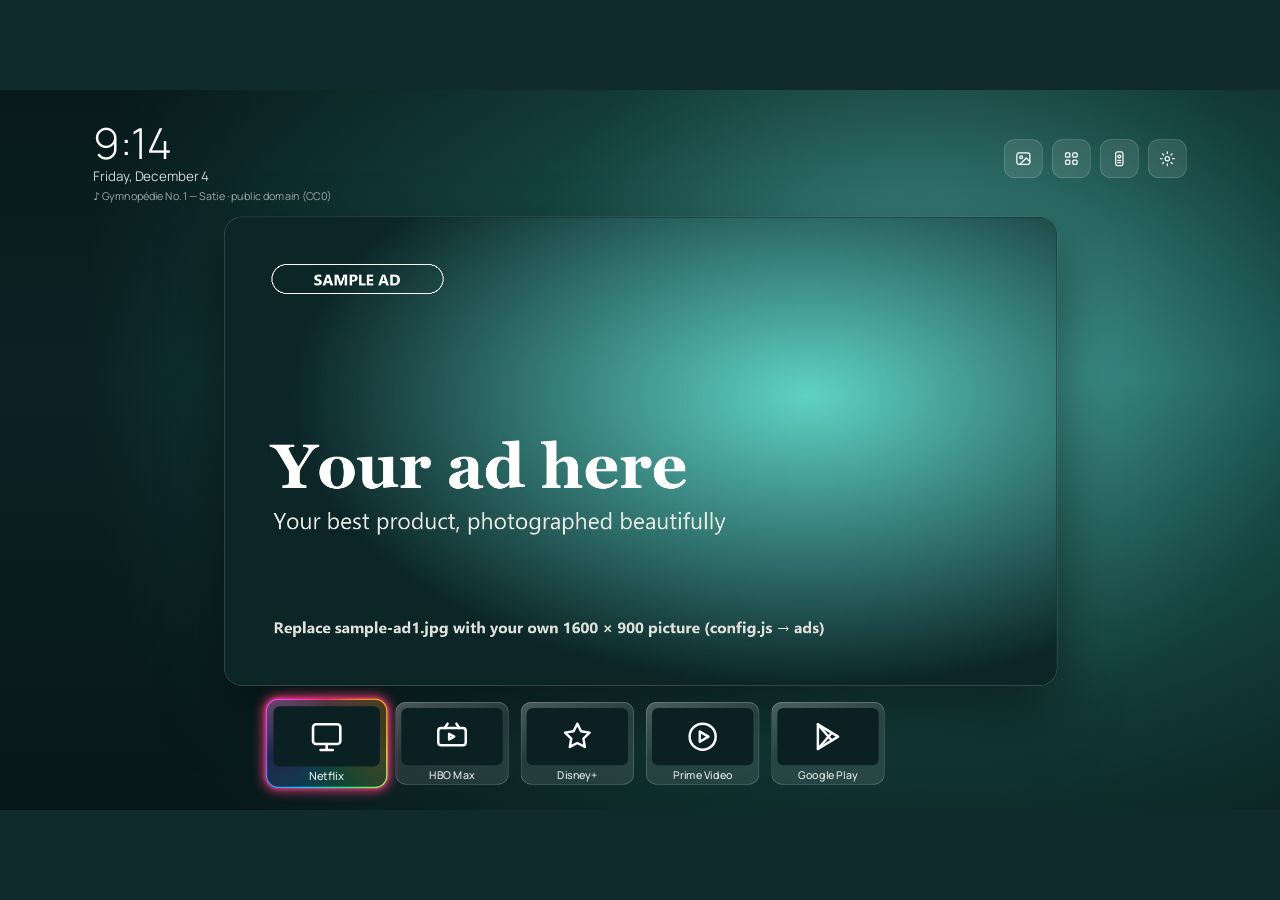
<file: showcase/app/assets/index.html>
<!doctype html>
<html lang="en">
<head>
<meta charset="utf-8">
<meta name="viewport" content="width=device-width, initial-scale=1">
<title>Chill TV Showcase</title>
<link rel="preconnect" href="https://fonts.googleapis.com">
<link href="https://fonts.googleapis.com/css2?family=Manrope:wght@300;400;500;600&family=Inter:wght@300;400;500;600&family=Cormorant+Garamond:wght@500;600&display=swap" rel="stylesheet">
<style>
html,body{margin:0;height:100%;background:#0F2B2D;overflow:hidden}
#stage{position:absolute;left:0;top:0;width:1920px;height:1080px;transform-origin:0 0;overflow:hidden;color:#fff}
.screen{position:absolute;inset:0;opacity:0;visibility:hidden;transition:opacity .8s ease,visibility 0s .8s}
.screen.on{opacity:1;visibility:visible;transition:opacity .8s ease}
@keyframes kenburns{0%{transform:scale(1) translate(0,0)}100%{transform:scale(1.12) translate(-30px,-14px)}}
@keyframes kenburnsBig{0%{transform:scale(1) translate(0,0)}100%{transform:scale(1.14) translate(-40px,-20px)}}
@keyframes fill{from{width:0}to{width:100%}}
@keyframes rise{from{opacity:0;transform:translateY(16px)}to{opacity:1;transform:translateY(0)}}
@keyframes riseBig{from{opacity:0;transform:translateY(40px)}to{opacity:1;transform:translateY(0)}}
@keyframes fadeIn{from{opacity:0}to{opacity:1}}
@keyframes ringSpin{to{transform:rotate(360deg)}}
@keyframes ringSpinRev{to{transform:rotate(-360deg)}}
@keyframes sweep{0%{transform:translateX(-120%) skewX(-18deg)}55%,100%{transform:translateX(260%) skewX(-18deg)}}
@keyframes shimmer{0%{background-position:-200% 0}60%,100%{background-position:200% 0}}
@keyframes bounce{0%{transform:scale(1.04)}40%{transform:scale(.94)}100%{transform:scale(1.04)}}

.t1{background:radial-gradient(circle at 70% 38%,#5FD3C6 0%,#1D5F5A 36%,#0C2527 76%)}
.t2{background:radial-gradient(circle at 70% 38%,#F3DDAA 0%,#A07D3E 34%,#2A2116 78%)}
.t3{background:radial-gradient(circle at 70% 38%,#9FE0D8 0%,#2F7570 36%,#0D2224 78%)}
.t4{background:radial-gradient(circle at 70% 38%,#EFD2BD 0%,#8E5E4A 36%,#24171A 80%)}
.t5{background:radial-gradient(circle at 70% 38%,#D9E8B4 0%,#5E8A4E 34%,#13261A 78%)}
.seg{flex:1;height:4px;border-radius:2px;background:rgba(255,255,255,.25);overflow:hidden}
.seg i{display:block;height:100%;width:0;background:#fff}
.seg.done i{width:100%}
.seg.on i{animation:fill 8s linear forwards}

/* ---------- TV home (glass dock) ---------- */
#home{background:#0F2B2D;font-family:Manrope,system-ui,sans-serif}
.bg{position:absolute;inset:0;opacity:0;transition:opacity 1.6s ease}
.bg.on{opacity:1}
.bg .kb{position:absolute;inset:-80px}
.bg.on .kb{animation:kenburns 9s linear forwards}
.card .slide{position:absolute;inset:0;opacity:0;transition:opacity 1.1s ease}
.card .slide.on{opacity:1}
.card .slide .kb{position:absolute;inset:-40px}
.card .slide.on .kb{animation:kenburns 8s linear forwards}
.card .slide.on .cap{animation:rise .9s .25s cubic-bezier(.2,.8,.2,1) both}
.glass{background:rgba(255,255,255,.1);border:1px solid rgba(255,255,255,.2)}
.blur .glass,.blur .dock{backdrop-filter:blur(28px) saturate(1.2);-webkit-backdrop-filter:blur(28px) saturate(1.2)}
.iconbtn{width:56px;height:56px;border-radius:16px;display:flex;align-items:center;justify-content:center;transition:background .3s,transform .3s,box-shadow .3s}
.card{position:absolute;left:510px;top:196px;width:900px;height:506px;border-radius:28px;overflow:hidden;background:#0B2023;border:1px solid rgba(255,255,255,.28);box-shadow:0 40px 90px rgba(0,0,0,.5);transition:transform .35s cubic-bezier(.2,.8,.2,1),box-shadow .35s}
.dock{position:absolute;left:140px;right:140px;top:772px;height:180px;box-sizing:border-box;padding:14px;border-radius:36px;background:rgba(255,255,255,.09);border:1px solid rgba(255,255,255,.2);display:grid;grid-template-columns:repeat(6,minmax(0,1fr));gap:8px}
.app{border-radius:26px;border:1px solid transparent;display:flex;flex-direction:column;align-items:center;justify-content:center;gap:16px;transition:background .3s,border-color .3s,transform .3s cubic-bezier(.2,.8,.2,1)}
.app .lb{font-size:26px;font-weight:500;opacity:.82;transition:opacity .3s}
.focus.app{background:rgba(255,255,255,.2);border-color:rgba(255,255,255,.32);transform:scale(1.04)}
.focus.app .lb{opacity:1}
.focus.iconbtn{background:rgba(255,255,255,.32);transform:scale(1.08);box-shadow:0 0 0 2px #fff}
.focus.card{transform:scale(1.025);box-shadow:0 40px 90px rgba(0,0,0,.5),0 0 0 4px #fff}
.app.go{animation:bounce .45s ease}
#toast{position:absolute;left:50%;bottom:24px;transform:translateX(-50%);padding:12px 26px;border-radius:999px;background:rgba(0,0,0,.55);font-size:20px;opacity:0;transition:opacity .4s}
#toast.on{opacity:1}

/* ---------- Showcase (idle) ---------- */
#showcase{background:#0F2B2D;font-family:Inter,system-ui,sans-serif;color:#F4F1EA}
#showcase .slide{position:absolute;inset:0;opacity:0;transition:opacity 1.4s ease}
#showcase .slide.on{opacity:1}
#showcase .slide .pic{position:absolute;inset:0;width:100%;height:100%;object-fit:cover}
#hMusic,#scMusic{opacity:0;transition:opacity 2s ease}
#hMusic.on,#scMusic.on{opacity:1;transition:opacity .6s ease}
#scMusic{position:absolute;right:28px;bottom:18px;font-size:14px;color:rgba(255,255,255,.85);text-shadow:0 1px 4px rgba(0,0,0,.6)}
.idlepics #showcase header,.idlepics #showcase footer{display:none!important}
#showcase .slide .kb{position:absolute;inset:-80px}
#showcase .slide.on .kb{animation:kenburnsBig 9s linear forwards}
#showcase .slide.on .k1{animation:riseBig .9s .2s cubic-bezier(.2,.8,.2,1) both}
#showcase .slide.on .k2{animation:riseBig 1s .4s cubic-bezier(.2,.8,.2,1) both}
#showcase .slide.on .k3{animation:riseBig 1s .6s cubic-bezier(.2,.8,.2,1) both}
#showcase .slide.on .k4{animation:riseBig 1s .8s cubic-bezier(.2,.8,.2,1) both}
#showcase .slide.on .frame{animation:fadeIn 1.4s .3s ease both}
.ring{transform-origin:50% 50%;animation:ringSpin 30s linear infinite}
.ring2{transform-origin:50% 50%;animation:ringSpinRev 44s linear infinite}
.sheen{position:absolute;top:0;bottom:0;width:30%;background:linear-gradient(90deg,rgba(255,255,255,0) 0%,rgba(255,255,255,.18) 50%,rgba(255,255,255,0) 100%);animation:sweep 6s ease-in-out infinite}
.gold{background:linear-gradient(100deg,#E8C979 30%,#FFF4D8 50%,#E8C979 70%);background-size:200% 100%;-webkit-background-clip:text;background-clip:text;color:transparent;animation:shimmer 6s ease-in-out infinite}
#showcase .seg{background:rgba(255,255,255,.22)}
#showcase .seg i{background:#F4F1EA}
/* Lite: no never-ending animations (slow boxes paint the WebView in software). */
.lite .ring,.lite .ring2,.lite .sheen,.lite .gold,.lite .bg.on .kb,.lite .card .slide.on .kb,.lite #showcase .slide.on .kb{animation:none}
.lite .gold{color:#E8C979;background:none}
.lite .seg.on i{animation:none;width:100%;opacity:.55}
.lite .sheen{display:none}
#reel{background:radial-gradient(circle at 50% 50%,#1D5F5A 0%,#0F2B2D 55%,#081819 100%);font-family:Inter,system-ui,sans-serif;color:#F4F1EA}
#reel video{position:absolute;left:50%;top:0;height:1080px;width:auto;max-width:900px;transform:translateX(-50%);background:#000;box-shadow:0 0 120px rgba(0,0,0,.6)}
.card .ad{position:absolute;inset:0;opacity:0;transition:opacity 1.1s ease;background:#0B2023}
.card .ad.on{opacity:1}
.card .ad .fill{display:none}
.card .ad .img{position:absolute;inset:0;width:100%;height:100%;object-fit:cover}
.card.has-ads #cardLabel{display:none}
/* dock tiles: app thumbnail on glass, rotating RGB border with a colour-cycling glow */
@keyframes hueGlow{to{filter:hue-rotate(360deg)}}
#home .dock.tiles,#home.has-ads .dock.tiles{left:405px;right:405px;top:918px;height:124px;padding:0;gap:18px;background:none;border:none}
#home .dock.tiles .app{position:relative;border:none;background:none;gap:0;transform:translateZ(0)}
.app .glow{position:absolute;inset:-2px;border-radius:18px;box-shadow:0 0 12px 2px #ff3d7f,0 0 4px 1px #ff3d7f;opacity:.55;animation:hueGlow 6s linear infinite;transition:opacity .3s}
.app .rgb{position:absolute;inset:-2px;border-radius:18px;overflow:hidden}
.app .rgb i{position:absolute;left:50%;top:50%;width:300px;height:300px;margin:-150px 0 0 -150px;background:conic-gradient(#ff2d6f,#ff9a1f,#ffe14d,#36f08a,#1fc8ff,#7b5cff,#ff3df0,#ff2d6f);animation:ringSpin 3.6s linear infinite}
.app .face{position:absolute;inset:0;border-radius:16px;background:rgba(8,22,24,.72);display:flex;flex-direction:column;align-items:stretch;padding:9px 9px 7px;gap:6px;box-sizing:border-box;overflow:hidden}
.app .face:before{content:"";position:absolute;inset:0;background:linear-gradient(160deg,rgba(255,255,255,.18),rgba(255,255,255,0) 45%);pointer-events:none}
.app .thumb{position:relative;flex:none;aspect-ratio:16/9;border-radius:9px;overflow:hidden;background:#0B2023;display:flex;align-items:center;justify-content:center}
.app .thumb img.banner{position:absolute;inset:0;width:100%;height:100%;object-fit:cover}
.app .thumb img.icon{width:56px;height:56px;object-fit:contain}
#home .dock.tiles .app .lb{font-size:16px;text-align:center;line-height:1;opacity:.9}
#home .dock.tiles .focus.app{background:none;transform:scale(1.05)}
/* only the focused tile gets the RGB border and glow; the others are plain glass */
#home .dock.tiles .app:not(.focus) .rgb,#home .dock.tiles .app:not(.focus) .glow{display:none}
#home .dock.tiles .app .face{background:rgba(255,255,255,.10);box-shadow:inset 0 0 0 1px rgba(255,255,255,.24)}
#home .dock.tiles .focus.app .face{background:rgba(10,24,26,.78);box-shadow:none}
#home .dock.tiles .focus.app .glow{opacity:.85;box-shadow:0 0 16px 3px #ff3d7f,0 0 5px 1px #ff3d7f}
#adFrame{position:absolute;left:336px;top:190px;width:1248px;height:702px;border-radius:28px;overflow:hidden;background:#0B2023;border:1px solid rgba(255,255,255,.28);box-shadow:0 40px 90px rgba(0,0,0,.5)}
#adFrame .adbg{position:absolute;inset:0;opacity:0;transition:opacity 1.4s ease;background:#0F2B2D}
#adFrame .adbg.on{opacity:1}
#home.has-ads #homeScrim{background:linear-gradient(180deg,rgba(4,12,13,.62) 0%,rgba(4,12,13,0) 24%,rgba(4,12,13,0) 62%,rgba(4,12,13,.6) 100%)!important}
#adFrame .adbg img{position:absolute;inset:0;width:100%;height:100%;object-fit:cover}
#home.has-ads .dock{background:rgba(6,18,20,.62);border-color:rgba(255,255,255,.22)}
#home.has-ads .glass{background:rgba(6,18,20,.55)}
</style>
</head>
<body>
<div id="stage">

<!-- ======================= TV home ======================= -->
<section id="home" class="screen on" aria-label="Home">
  <div id="homeBg"></div>
  <div style="position:absolute;inset:0;background:linear-gradient(180deg,rgba(4,12,13,.45) 0%,rgba(4,12,13,.15) 40%,rgba(4,12,13,.55) 100%)" id="homeScrim"></div>

  <div style="position:absolute;left:140px;top:48px;display:flex;flex-direction:column;gap:4px">
    <div id="hTime" style="font-size:64px;font-weight:300;line-height:1;letter-spacing:-.01em"></div>
    <div id="hDate" style="font-size:20px;font-weight:400;color:rgba(255,255,255,.82)"></div>
    <div id="hMusic" style="font-size:16px;font-weight:400;color:rgba(255,255,255,.62);margin-top:2px;line-height:1.3"></div>
  </div>


  <div style="position:absolute;right:140px;top:74px;display:flex;gap:14px">
    <div class="iconbtn glass" data-act="showcase" aria-label="Open full showcase"><svg width="26" height="26" viewBox="0 0 24 24" fill="none" stroke="#fff" stroke-width="1.7" stroke-linecap="round" stroke-linejoin="round"><rect x="3" y="4" width="18" height="16" rx="3"/><circle cx="9" cy="10" r="2"/><path d="M21 16l-5-5-9 9"/></svg></div>
    <div class="iconbtn glass" data-act="allapps" aria-label="All apps"><svg width="26" height="26" viewBox="0 0 24 24" fill="none" stroke="#fff" stroke-width="1.7" stroke-linecap="round" stroke-linejoin="round"><rect x="4" y="4" width="6" height="6" rx="1.5"/><rect x="14" y="4" width="6" height="6" rx="1.5"/><rect x="4" y="14" width="6" height="6" rx="1.5"/><rect x="14" y="14" width="6" height="6" rx="1.5"/></svg></div>
    <div class="iconbtn glass" data-act="remote" aria-label="Remote pairing code"><svg width="26" height="26" viewBox="0 0 24 24" fill="none" stroke="#fff" stroke-width="1.7" stroke-linecap="round" stroke-linejoin="round"><rect x="7" y="2.5" width="10" height="19" rx="2.5"/><circle cx="12" cy="9" r="2"/><path d="M10 14.5h4M10 17.5h4"/></svg></div>
    <div class="iconbtn glass" data-act="settings" aria-label="Settings"><svg width="26" height="26" viewBox="0 0 24 24" fill="none" stroke="#fff" stroke-width="1.7" stroke-linecap="round" stroke-linejoin="round"><circle cx="12" cy="12" r="3"/><path d="M12 2.5v2.2M12 19.3v2.2M2.5 12h2.2M19.3 12h2.2M5.3 5.3l1.6 1.6M17.1 17.1l1.6 1.6M5.3 18.7l1.6-1.6M17.1 6.9l1.6-1.6"/></svg></div>
  </div>

  <div id="adFrame" aria-hidden="true"></div>

  <nav class="dock" aria-label="Apps">
    <div class="app" data-act="reel"><svg width="52" height="52" viewBox="0 0 24 24" fill="none" stroke="#E8C979" stroke-width="1.7" stroke-linecap="round" stroke-linejoin="round"><circle cx="12" cy="12" r="10"/><path d="M10 8.5v7l6-3.5z" fill="#E8C979"/></svg><span class="lb" id="reelLabel">Our Reel</span></div>
    <div class="app" data-act="nf"><svg width="52" height="52" viewBox="0 0 24 24" fill="none" stroke="#fff" stroke-width="1.7" stroke-linecap="round" stroke-linejoin="round"><rect x="3" y="4" width="18" height="13" rx="2"/><path d="M8 21h8M12 17v4"/></svg><span class="lb">Netflix</span></div>
    <div class="app" data-act="hbo"><svg width="52" height="52" viewBox="0 0 24 24" fill="none" stroke="#fff" stroke-width="1.7" stroke-linecap="round" stroke-linejoin="round"><rect x="2.5" y="6" width="19" height="12" rx="2"/><path d="M7 6l2-3M17 6l-2-3M10 10v4l3.5-2z"/></svg><span class="lb">HBO Max</span></div>
    <div class="app" data-act="dis"><svg width="52" height="52" viewBox="0 0 24 24" fill="none" stroke="#fff" stroke-width="1.7" stroke-linecap="round" stroke-linejoin="round"><path d="M12 3l2.6 5.3 5.9.9-4.3 4.1 1 5.8L12 16.4 6.8 19.1l1-5.8L3.5 9.2l5.9-.9z"/></svg><span class="lb">Disney+</span></div>
    <div class="app" data-act="prime"><svg width="52" height="52" viewBox="0 0 24 24" fill="none" stroke="#fff" stroke-width="1.7" stroke-linecap="round" stroke-linejoin="round"><circle cx="12" cy="12" r="9"/><path d="M10 8.5v7l6-3.5z"/></svg><span class="lb">Prime Video</span></div>
    <div class="app" data-act="play"><svg width="52" height="52" viewBox="0 0 24 24" fill="none" stroke="#fff" stroke-width="1.7" stroke-linecap="round" stroke-linejoin="round"><path d="M5 3.5v17l14-8.5z"/><path d="M5 3.5l9.5 11M5 20.5l9.5-11"/></svg><span class="lb">Google Play</span></div>
  </nav>
  <div id="toast"></div>
</section>

<!-- ======================= Reel ======================= -->
<section id="reel" class="screen" aria-label="Reel">
  <div style="position:absolute;left:110px;top:0;bottom:0;width:380px;display:flex;flex-direction:column;justify-content:center;gap:18px">
    <svg width="96" height="96" viewBox="0 0 220 220" fill="none" aria-hidden="true"><circle cx="110" cy="110" r="96" stroke="rgba(63,193,180,.6)" stroke-width="4"/><circle cx="110" cy="110" r="76" stroke="#E8C979" stroke-width="5"/><text class="bInit" x="110" y="142" text-anchor="middle" font-family="Cormorant Garamond,Georgia,serif" font-size="100" font-weight="600" fill="#F4F1EA">Y</text></svg>
    <div class="bName" style="font-family:'Cormorant Garamond',Georgia,serif;font-size:64px;font-weight:600;line-height:1;letter-spacing:.06em;color:#E8C979;text-transform:uppercase"></div>
    <div class="bTag" style="font-size:16px;font-weight:500;letter-spacing:.3em;text-transform:uppercase;color:rgba(244,241,234,.8)"></div>
  </div>
  <video id="reelVideo" preload="metadata" playsinline></video>
  <div style="position:absolute;right:110px;top:0;bottom:0;width:380px;display:flex;flex-direction:column;justify-content:center;align-items:flex-end;gap:16px;text-align:right">
    <div id="reelKicker" style="font-size:18px;font-weight:600;letter-spacing:.24em;text-transform:uppercase;color:#E8C979"></div>
    <div id="reelTitle" style="font-family:'Cormorant Garamond',Georgia,serif;font-size:76px;font-weight:600;line-height:.95"></div>
    <div id="reelLine" style="font-size:24px;font-weight:300;line-height:1.4;color:rgba(244,241,234,.88)"></div>
    <div id="reelCount" style="margin-top:28px;font-size:18px;color:rgba(244,241,234,.6)"></div>
  </div>
</section>

<!-- ======================= Showcase (idle) ======================= -->
<section id="showcase" class="screen" aria-label="Showcase">
  <div id="scSlides"></div>
  <div id="scMusic"></div>
  <header style="position:absolute;left:120px;right:120px;top:56px;display:flex;justify-content:space-between;align-items:center">
    <div style="display:flex;align-items:center;gap:18px">
      <svg width="64" height="64" viewBox="0 0 220 220" fill="none" role="img" aria-label="Logo">
        <g class="ring"><circle cx="110" cy="110" r="96" stroke="rgba(63,193,180,.6)" stroke-width="4"/><circle cx="110" cy="14" r="8" fill="#3FC1B4"/></g>
        <circle cx="110" cy="110" r="76" stroke="#E8C979" stroke-width="5"/>
        <text class="bInit" x="110" y="142" text-anchor="middle" font-family="Cormorant Garamond,Georgia,serif" font-size="100" font-weight="600" fill="#F4F1EA">Y</text>
      </svg>
      <div style="display:flex;flex-direction:column;gap:2px">
        <div class="gold bName" style="font-family:'Cormorant Garamond',Georgia,serif;font-size:38px;font-weight:600;line-height:1;letter-spacing:.06em;text-transform:uppercase"></div>
        <div class="bTag" style="font-size:13px;font-weight:500;letter-spacing:.3em;text-transform:uppercase;color:rgba(244,241,234,.8)"></div>
      </div>
    </div>
    <div style="display:flex;flex-direction:column;align-items:flex-end;gap:4px">
      <div style="font-size:40px;font-weight:300;line-height:1"><span id="sTime"></span><span id="sAmpm" style="font-size:20px;font-weight:500;margin-left:6px;color:rgba(244,241,234,.8)"></span></div>
      <div id="sDate" style="font-size:16px;color:rgba(244,241,234,.8)"></div>
    </div>
  </header>
  <footer style="position:absolute;left:120px;right:120px;bottom:60px;display:flex;align-items:center;gap:40px">
    <div id="scSegs" style="flex:1;display:flex;gap:10px"></div>
    <div class="bWeb" style="font-size:18px;color:rgba(244,241,234,.85)"></div>
  </footer>
</section>
</div>

<script src="config.js"></script>
<script>
'use strict';
// ---- content: all of it comes from config.js ----
var C = window.CHILL || {};
var B = C.brand || {};
var SLIDES = C.slides && C.slides.length ? C.slides : [{ tint: 't1', kicker: '', title: B.name || '', line: '', long: '' }];
// First installed package wins (TV build first).
var APPS = {
  nf: { name: 'Netflix', pkgs: 'com.netflix.ninja' },
  hbo: { name: 'HBO Max', pkgs: 'com.wbd.stream' },
  dis: { name: 'Disney+', pkgs: 'com.disneyplus.ph,com.disney.disneyplus' },
  prime: { name: 'Prime Video', pkgs: 'com.amazon.amazonvideo.livingroom' },
  play: { name: 'Google Play', pkgs: 'com.android.vending' }
};
var ADS = C.ads || [];
var IDLE_PICS = C.idlePictures || [];
var REELS = C.reels || [];
var IDLE_MS = (C.idleMinutes || 3) * 60 * 1000;   // home → Showcase after this long without a key press
var SLIDE_MS = (C.slideSeconds || 8) * 1000;
var LOCN = C.location || {};
var TZ = LOCN.timeZone || (function () { try { return Intl.DateTimeFormat().resolvedOptions().timeZone || 'UTC'; } catch (e) { return 'UTC'; } })();
var LAT = LOCN.lat, LON = LOCN.lon, PLACE = LOCN.place || '';

var hasTV = typeof window.TV !== 'undefined';
function $(id) { return document.getElementById(id); }
function esc(s) { return String(s).replace(/[&<>"]/g, function (c) { return { '&': '&amp;', '<': '&lt;', '>': '&gt;', '"': '&quot;' }[c]; }); }
try { if (localStorage.getItem('lite') !== '0') document.body.classList.add('lite'); if (localStorage.getItem('blur') === '1') document.body.classList.add('blur'); } catch (e) {}

// ---- fit the 1920×1080 design to the screen ----
function fit() {
  var w = window.innerWidth, h = window.innerHeight;
  try { if (hasTV) { var d = TV.screen().split(','); if (+d[0] > 0) { w = +d[0]; h = +d[1]; } } } catch (e) {}
  var s = Math.min(w / 1920, h / 1080);
  var st = $('stage');
  st.style.transform = 'scale(' + s + ')';
  st.style.left = ((w - 1920 * s) / 2) + 'px';
  st.style.top = ((h - 1080 * s) / 2) + 'px';
  console.log('fit ' + w + 'x' + h + ' dpr ' + window.devicePixelRatio + ' scale ' + s);
}
window.addEventListener('resize', fit); fit(); setTimeout(fit, 500);

// ---- slides ----
(function build() {
  var bg = '', card = '', segs = '', sc = '';
  SLIDES.forEach(function (s, n) {
    bg += '<div class="bg"><div class="kb ' + s.tint + '"></div></div>';
    card += '<div class="slide"><div class="kb ' + s.tint + '"></div>' +
      '<div style="position:absolute;inset:0;background:linear-gradient(180deg,rgba(0,0,0,0) 40%,rgba(5,12,13,.82) 100%)"></div>' +
      '<div class="cap" style="position:absolute;left:48px;right:48px;bottom:48px;display:flex;flex-direction:column;gap:10px">' +
      '<div style="font-size:16px;font-weight:600;letter-spacing:.22em;text-transform:uppercase;color:#E8C979">' + esc(s.kicker) + '</div>' +
      '<div style="font-family:\'Cormorant Garamond\',Georgia,serif;font-size:68px;font-weight:600;line-height:1">' + esc(s.title) + '</div>' +
      '<div style="font-size:22px;font-weight:300;color:rgba(255,255,255,.88)">' + esc(s.line) + '</div></div></div>';
    segs += '<span class="seg"><i></i></span>';
    sc += '<div class="slide"><div class="kb ' + s.tint + '" style="background-position:74% 44%"></div>' +
      '<div style="position:absolute;inset:0;background:linear-gradient(90deg,rgba(6,16,17,.78) 0%,rgba(6,16,17,.35) 48%,rgba(6,16,17,0) 70%)"></div>' +
      '<div class="frame" style="position:absolute;left:1150px;top:210px;width:600px;height:600px">' +
      '<svg class="ring2" width="600" height="600" viewBox="0 0 600 600" fill="none" style="position:absolute;inset:0"><circle cx="300" cy="300" r="296" stroke="rgba(244,241,234,.22)" stroke-width="1.5" stroke-dasharray="3 12"/></svg>' +
      '<svg class="ring" width="600" height="600" viewBox="0 0 600 600" fill="none" style="position:absolute;inset:0"><circle cx="300" cy="300" r="270" stroke="rgba(232,201,121,.55)" stroke-width="2" stroke-dasharray="420 1276" stroke-linecap="round"/><circle cx="300" cy="30" r="7" fill="#E8C979"/></svg>' +
      '<div style="position:absolute;left:50px;top:50px;width:500px;height:500px;border-radius:50%;overflow:hidden;background:rgba(255,255,255,.1);border:1px solid rgba(255,255,255,.28);display:flex;align-items:center;justify-content:center">' +
      '<div class="sheen"></div>' +
      '<svg width="120" height="120" viewBox="0 0 220 220" fill="none" aria-hidden="true"><circle cx="110" cy="110" r="76" stroke="#E8C979" stroke-width="4"/><text x="110" y="142" text-anchor="middle" font-family="Cormorant Garamond,Georgia,serif" font-size="100" font-weight="600" fill="#F4F1EA">' + esc(B.initial || '') + '</text></svg>' +
      '</div></div>' +
      '<div style="position:absolute;left:120px;top:300px;width:960px;display:flex;flex-direction:column;gap:22px">' +
      '<div class="k1" style="display:flex;align-items:center;gap:16px;font-size:20px;font-weight:600;letter-spacing:.24em;text-transform:uppercase;color:#E8C979"><span>' + ('0' + (n + 1)).slice(-2) + '</span><span style="width:48px;height:2px;background:#E8C979"></span><span>' + esc(s.kicker) + '</span></div>' +
      '<div class="k2" style="font-family:\'Cormorant Garamond\',Georgia,serif;font-size:150px;font-weight:600;line-height:.92;letter-spacing:-.01em">' + esc(s.title) + '</div>' +
      '<div class="k3" style="font-size:32px;font-weight:300;line-height:1.4;color:rgba(244,241,234,.9);max-width:820px">' + esc(s.long) + '</div>' +
      '<div class="k4" style="display:flex;align-items:center;gap:14px;margin-top:18px"><span style="padding:16px 30px;border-radius:999px;background:#F4F1EA;color:#1F4F52;font-size:20px;font-weight:600">' + esc(B.cta || '') + '</span><span style="font-size:20px;color:rgba(244,241,234,.85)">' + esc(B.ctaNote || '') + '</span></div>' +
      '</div></div>';
  });
  $('homeBg').innerHTML = bg;
  if (ADS.length) {
    var ads = '';
    ADS.forEach(function (src) { ads += '<div class="adbg"><img src="' + esc(src) + '" alt=""></div>'; });
    $('adFrame').innerHTML = ads;
  }
  if (IDLE_PICS.length === SLIDES.length) {
    sc = '';
    IDLE_PICS.forEach(function (src) { sc += '<div class="slide"><img class="pic" src="' + esc(src) + '" alt=""></div>'; });
    document.body.classList.add('idlepics');
  }
  $('scSlides').innerHTML = sc; $('scSegs').innerHTML = segs;
})();

// ---- brand text from config.js ----
(function () {
  function each(cls, f) { Array.prototype.forEach.call(document.getElementsByClassName(cls), f); }
  each('bInit', function (el) { el.textContent = B.initial || ''; });
  each('bName', function (el) { el.textContent = B.name || ''; });
  each('bTag', function (el) { el.textContent = B.tagline || ''; });
  each('bWeb', function (el) { el.textContent = B.website || ''; });
  $('reelLabel').textContent = C.reelLabel || 'Our Reel';
  if (B.name) document.title = B.name + ' · Chill TV';
  // No reels: no reel tile.
  if (!REELS.length) { var rt = document.querySelector('#home .app[data-act="reel"]'); if (rt) rt.parentNode.removeChild(rt); }
})();

// ---- dock tiles: each app shows its own TV banner (or icon); the reel tile shows its picture ----
(function () {
  var dock = document.querySelector('#home .dock'); dock.classList.add('tiles');
  Array.prototype.forEach.call(dock.querySelectorAll('.app'), function (el) {
    var lb = el.querySelector('.lb'), svg = el.querySelector('svg'), act = el.getAttribute('data-act');
    el.innerHTML = '<span class="glow"></span><span class="rgb"><i></i></span><span class="face"><span class="thumb"></span></span>';
    var thumb = el.querySelector('.thumb'); el.querySelector('.face').appendChild(lb);
    var src = '', kind = '';
    if (act === 'reel') { if (C.reelThumb) { src = C.reelThumb; kind = 'banner'; } }
    else if (hasTV && APPS[act] && TV.banner) { var r = TV.banner(APPS[act].pkgs) || ''; if (r) { kind = r.charAt(0) === 'B' ? 'banner' : 'icon'; src = r.slice(2); } }
    if (src) thumb.innerHTML = '<img class="' + kind + '" src="' + src + '" alt="">'; else thumb.appendChild(svg);
  });
})();

var idx = 0;
function mark(sel, at, segs) {
  var els = document.querySelectorAll(sel);
  for (var n = 0; n < els.length; n++) {
    if (segs) { els[n].className = 'seg'; void els[n].offsetWidth; els[n].className = 'seg' + (n < at ? ' done' : n === at ? ' on' : ''); }
    else els[n].className = els[n].className.replace(/\s*\bon\b/g, '') + (n === at ? ' on' : '');
  }
}
var adIdx = 0;
function showSlide(i) {
  idx = i;
  mark('#homeBg .bg', i);
  mark('#scSlides .slide', i); mark('#scSegs .seg', i, true);
}
function showAd(i) { adIdx = i; mark('#adFrame .adbg', i); }
showSlide(0);
setInterval(function () { showSlide((idx + 1) % SLIDES.length); }, SLIDE_MS);
if (ADS.length) { showAd(0); setInterval(function () { showAd((adIdx + 1) % ADS.length); }, SLIDE_MS); }

// ---- clock + weather ----
var weather = '';
function tick() {
  var now = new Date();
  var parts = new Intl.DateTimeFormat('en-US', { timeZone: TZ, hour: 'numeric', minute: '2-digit', hour12: true }).formatToParts(now);
  function p(t) { for (var k = 0; k < parts.length; k++) if (parts[k].type === t) return parts[k].value; return ''; }
  var date = new Intl.DateTimeFormat('en-US', { timeZone: TZ, weekday: 'long', month: 'long', day: 'numeric' }).format(now);
  $('hTime').textContent = p('hour') + ':' + p('minute');
  $('sTime').textContent = p('hour') + ':' + p('minute');
  $('sAmpm').textContent = p('dayPeriod');
  var line = date + (weather ? ' · ' + weather : '');
  $('hDate').textContent = line; $('sDate').textContent = line;
}
tick(); setInterval(tick, 10000);
function loadWeather() {
  if (LAT == null || LON == null) return;
  fetch('https://api.open-meteo.com/v1/forecast?latitude=' + LAT + '&longitude=' + LON + '&current=temperature_2m&timezone=auto')
    .then(function (r) { return r.json(); })
    .then(function (d) { if (d && d.current) { weather = Math.round(d.current.temperature_2m) + '° ' + PLACE; tick(); } })
    .catch(function () {});
}
loadWeather(); setInterval(loadWeather, 30 * 60 * 1000);

// ---- screens ----
// ---- background music (config.js): quiet, loops; pauses for the reel and while another app is open ----
// Each track's credit shows when it starts (some licences, e.g. CC BY, require it).
var MUSIC = C.music || [];
var MUSIC_VOLUME = C.musicVolume != null ? C.musicVolume : 0.35;   // of the TV's own volume
var music = new Audio(), musicIdx = 0, musicOn = true, creditT;
music.volume = MUSIC_VOLUME; music.preload = 'auto';
function musicCredit() {
  var t = MUSIC[musicIdx], line = '♪ ' + t.title + ' — ' + t.by;
  $('hMusic').textContent = line; $('scMusic').textContent = line;
  // shown briefly when each piece starts, then faded out (the CC BY track still gets its credit)
  $('hMusic').className = $('scMusic').className = 'on';
  clearTimeout(creditT); creditT = setTimeout(function () { $('hMusic').className = $('scMusic').className = ''; }, 8000);
}
function musicLoad(i) { musicIdx = i % MUSIC.length; music.src = MUSIC[musicIdx].src; musicCredit(); }
// away: another app (Netflix…) is in front. The page keeps running behind it, so nothing may start the music then
// (the idle timer switching to the slideshow used to, playing it over Netflix).
var away = false;
function musicPlay() { if (away || !musicOn || !MUSIC.length) return; var p = music.play(); if (p && p.catch) p.catch(function () {}); }
function musicPause() { music.pause(); }
music.addEventListener('ended', function () { musicLoad(musicIdx + 1); musicPlay(); });
music.addEventListener('error', function () { setTimeout(function () { musicLoad(musicIdx + 1); musicPlay(); }, 1000); });
if (MUSIC.length) { musicLoad(0); musicPlay(); }

var mode = 'home';
function setMode(m) {
  if (m === 'reel') musicPause(); else musicPlay();
  mode = m;
  $('home').className = 'screen' + (m === 'home' ? ' on' : '');
  $('showcase').className = 'screen' + (m === 'showcase' ? ' on' : '');
  $('reel').className = 'screen' + (m === 'reel' ? ' on' : '');
  var v = $('reelVideo');
  if (m === 'reel') playReel(0); else { v.pause(); v.removeAttribute('src'); v.load(); }
  if (m === 'showcase') showSlide(0);
}

// ---- remote focus: rows top (icons), card, dock ----
var rows = [
  Array.prototype.slice.call(document.querySelectorAll('#home .iconbtn')),
  Array.prototype.slice.call(document.querySelectorAll('#home .app'))
];
var fr = 1, fc = 0, last = { 0: 2, 1: 0 };
function paintFocus() {
  rows.forEach(function (r) { r.forEach(function (el) { el.classList.remove('focus'); }); });
  rows[fr][fc].classList.add('focus');
}
paintFocus();
function move(dr, dc) {
  if (dr) {
    var nr = Math.max(0, Math.min(rows.length - 1, fr + dr));
    if (nr === fr) return;
    last[fr] = fc; fr = nr;
    fc = Math.min(last[fr] != null ? last[fr] : 0, rows[fr].length - 1);
  } else {
    fc = Math.max(0, Math.min(rows[fr].length - 1, fc + dc));
  }
  paintFocus();
}
var toastT;
function toast(msg, ms) { var t = $('toast'); t.textContent = msg; t.className = 'on'; clearTimeout(toastT); toastT = setTimeout(function () { t.className = ''; }, ms || 3500); }
function activate(el) {
  var act = el.getAttribute('data-act');
  if (el.classList.contains('app')) { el.classList.remove('go'); void el.offsetWidth; el.classList.add('go'); }
  if (act === 'reel') { setMode('reel'); return; }
  if (act === 'showcase') { setMode('showcase'); return; }
  if (act === 'remote') {
    // The phone/laptop remote asks for this TV's address and pairing code (each TV makes its own; PairingCode.java).
    if (!(hasTV && TV.remotePairing)) return;
    var p = JSON.parse(TV.remotePairing());
    var code = p.code.length === 8 ? p.code.slice(0, 4) + '-' + p.code.slice(4) : p.code;
    toast('Remote pairing code ' + code + '  ·  TV address ' + (p.address || 'not on a network yet'), 30000);
    return;
  }
  if (act === 'settings') { if (hasTV) TV.openSettings(); return; }
  if (act === 'allapps') { if (hasTV) TV.allApps(); return; }
  var app = APPS[act];
  if (!app || !hasTV) return;
  setTimeout(function () {
    if (!TV.launch(app.pkgs)) { toast(app.name + ' is not installed. Opening Google Play…'); TV.store(app.pkgs.split(',')[0]); }
  }, 300);
}

var idleT;
function resetIdle() { clearTimeout(idleT); idleT = setTimeout(function () { if (mode === 'home') setMode('showcase'); }, IDLE_MS); }
resetIdle();

document.addEventListener('keydown', function (e) {
  resetIdle();
  if (mode === 'showcase') { setMode('home'); e.preventDefault(); return; }   // any key wakes the home screen
  if (mode === 'reel') { if (e.keyCode === 13 || e.keyCode === 23) setMode('home'); else if (e.keyCode === 39 && reelIdx + 1 < REELS.length) playReel(reelIdx + 1); else if (e.keyCode === 37 && reelIdx > 0) playReel(reelIdx - 1); e.preventDefault(); return; }
  switch (e.keyCode) {
    case 37: move(0, -1); break;
    case 39: move(0, 1); break;
    case 38: move(-1, 0); break;
    case 40: move(1, 0); break;
    case 13: case 23: case 32: activate(rows[fr][fc]); break;
    default: return;
  }
  e.preventDefault();
});
document.addEventListener('click', function (e) {
  resetIdle();
  if (mode !== 'home') { setMode('home'); return; }
  var el = e.target.closest('[data-act]');
  if (el) activate(el);
});
var reelIdx = 0;
function playReel(i) {
  reelIdx = i;
  var r = REELS[i], v = $('reelVideo');
  $('reelKicker').textContent = r.kicker; $('reelTitle').textContent = r.title; $('reelLine').textContent = r.line;
  $('reelCount').textContent = (i + 1) + ' of ' + REELS.length + ' · Back to return';
  v.src = r.src;
  v.volume = MUSIC_VOLUME;   // level your reels and music alike (e.g. -24 LUFS) so they match
  v.play().catch(function (e) { console.log('reel play: ' + e); });
}
$('reelVideo').addEventListener('playing', function () { console.log('reel playing ' + REELS[reelIdx].src + ' ' + this.videoWidth + 'x' + this.videoHeight); });
$('reelVideo').addEventListener('ended', function () {
  if (reelIdx + 1 < REELS.length) playReel(reelIdx + 1); else { setMode('home'); resetIdle(); }
});
window.onBack = function () { resetIdle(); if (mode !== 'home') setMode('home'); else { fr = rows.length - 1; fc = 0; paintFocus(); } };
window.onHomeResume = function () { away = false; resetIdle(); setMode('home'); musicPlay(); };
window.onHomePause = function () { away = true; clearTimeout(idleT); musicPause(); };
// remote control (Mac dock / remote page): switch screen, music on/off
window.remoteMode = function (m) { away = false; resetIdle(); setMode(m === 'showcase' || m === 'reel' ? m : 'home'); if (m === 'home') { fr = rows.length - 1; fc = 0; paintFocus(); } };
window.setMusic = function (on) { musicOn = !!on; if (musicOn && mode !== 'reel') musicPlay(); else musicPause(); };
</script>
</body>
</html>
</file>
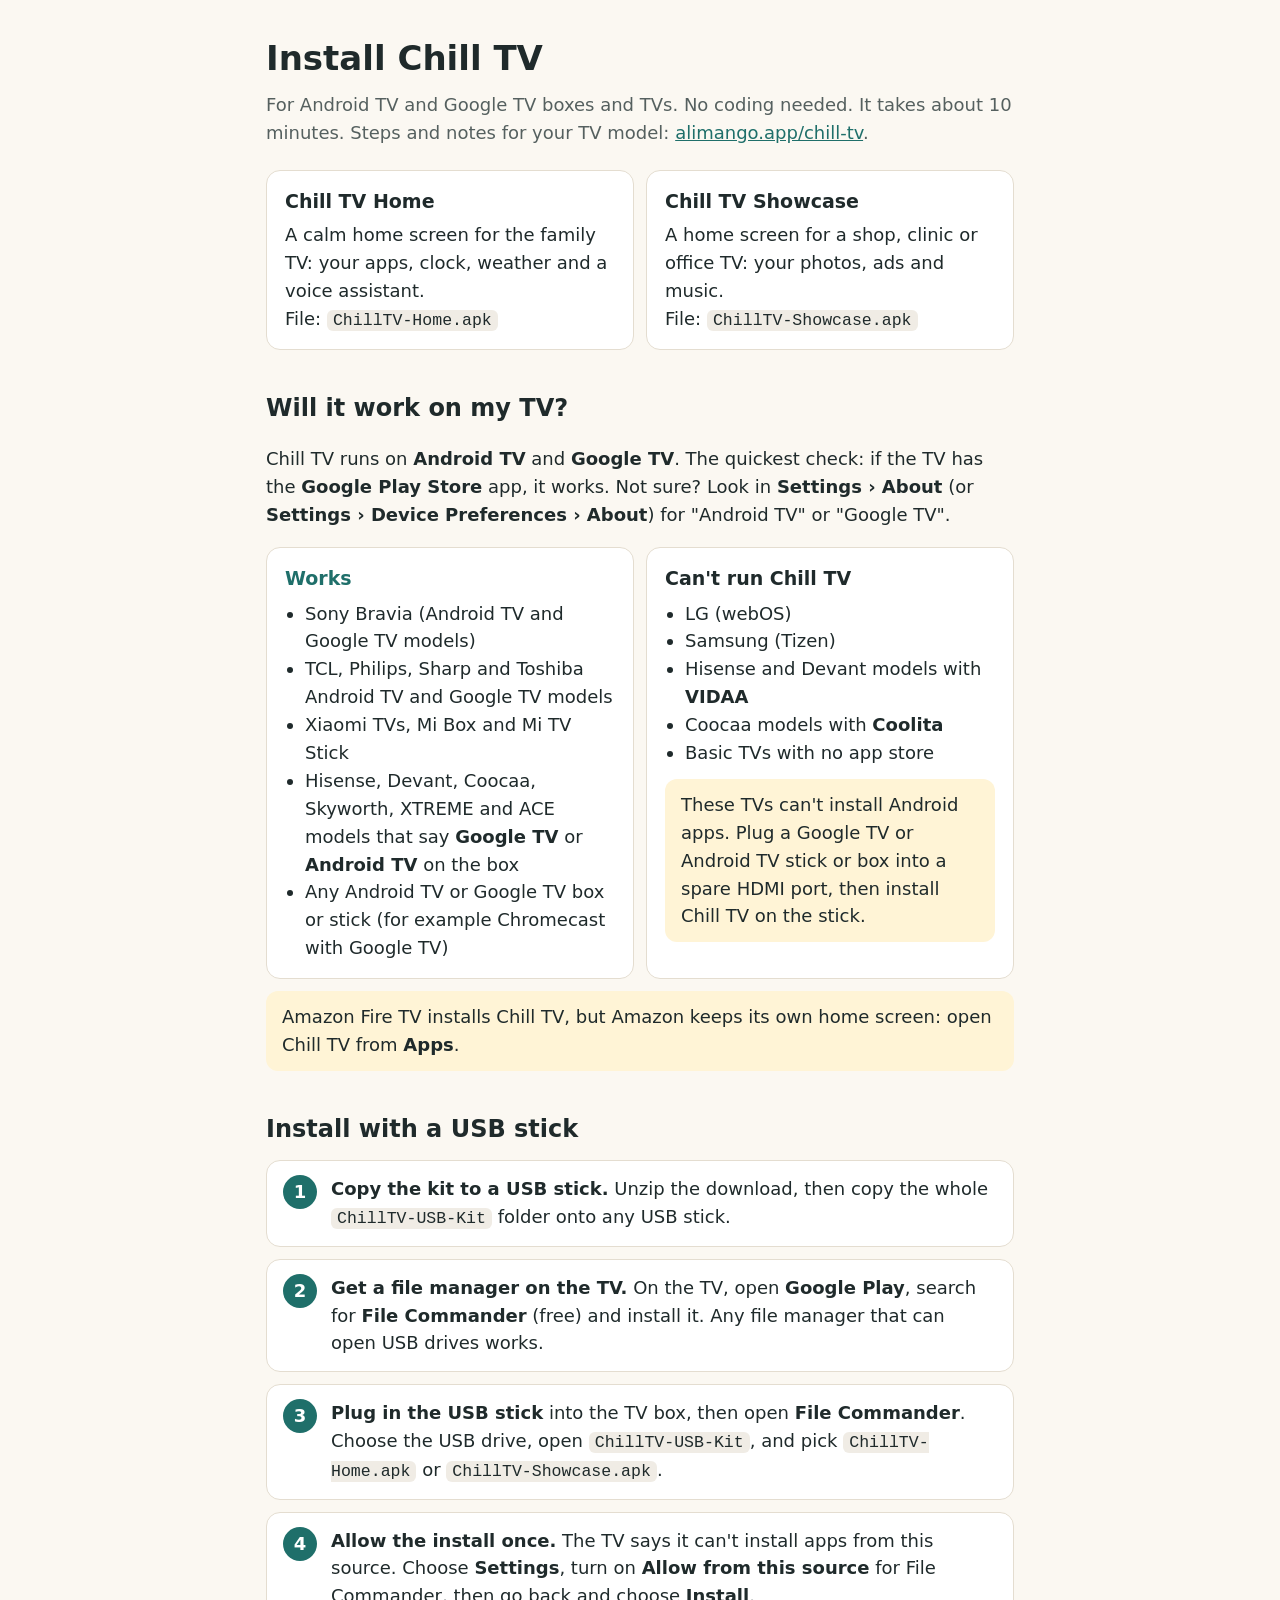
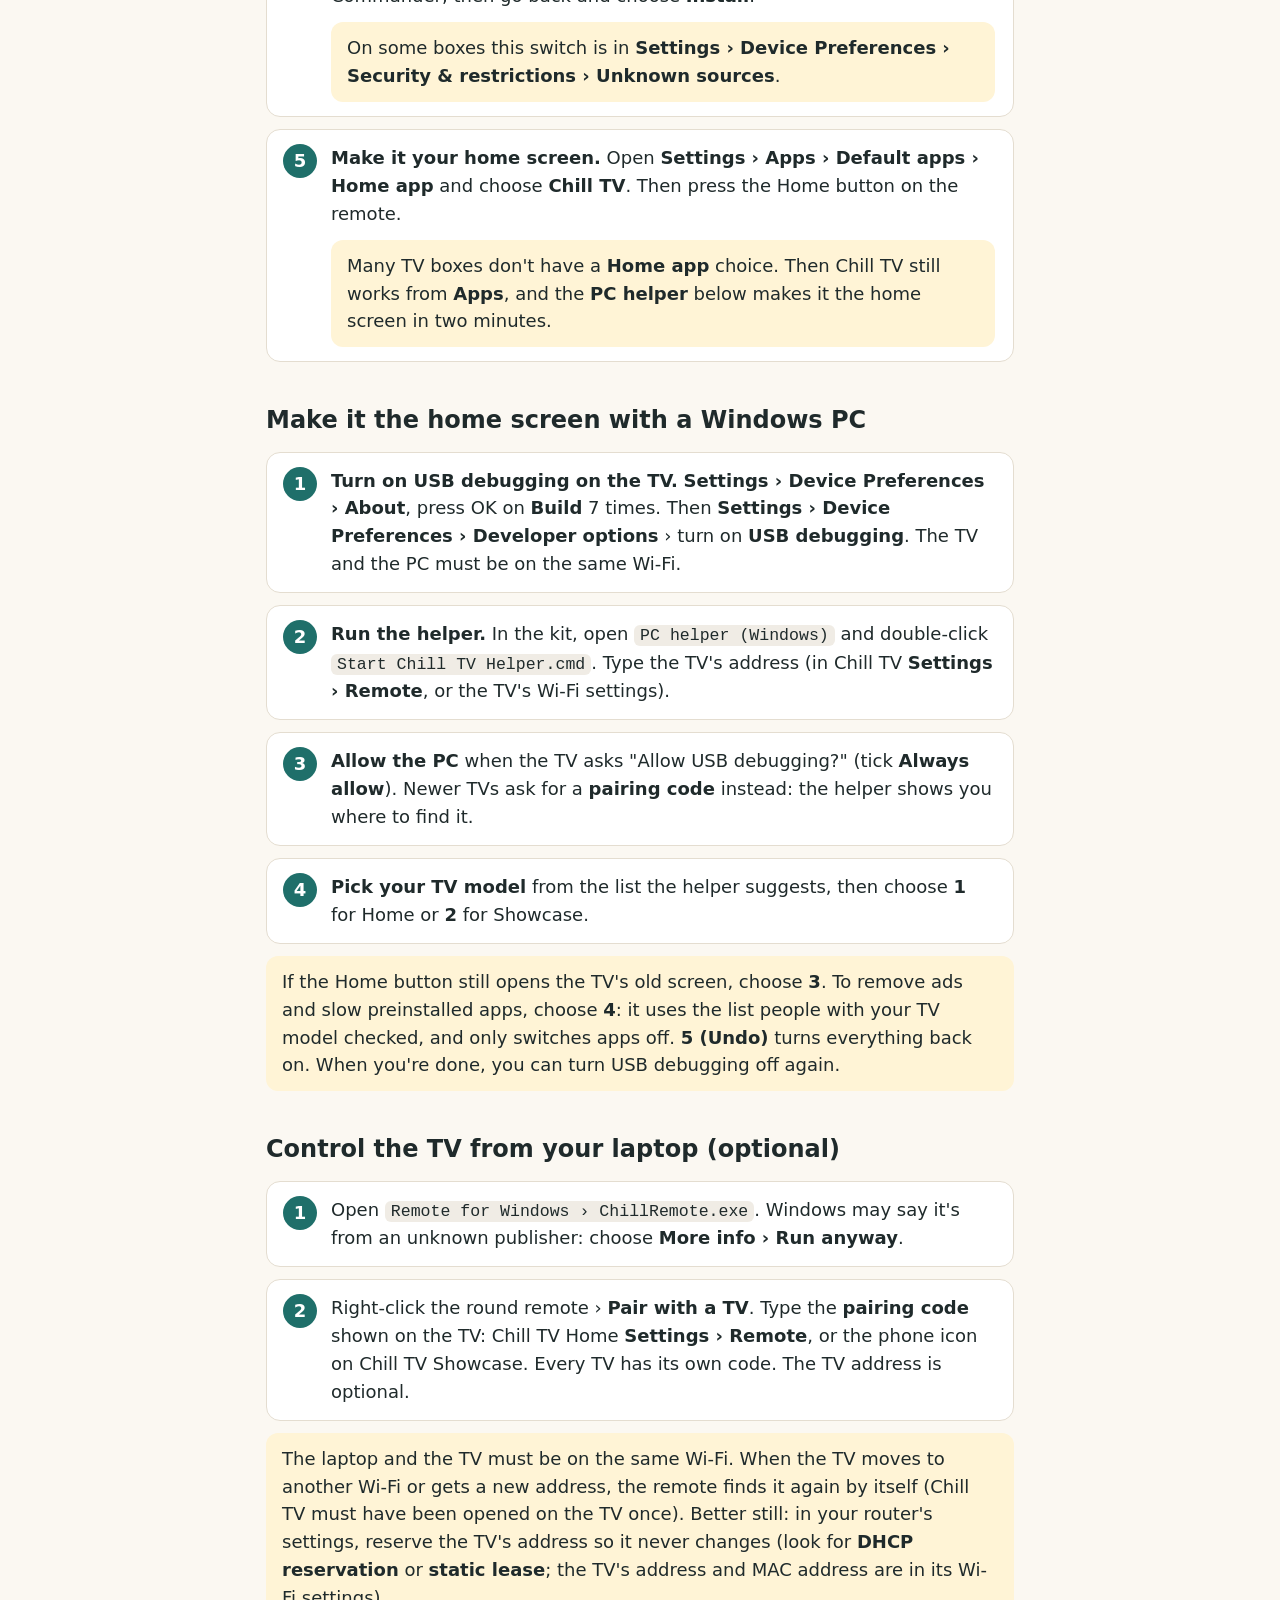
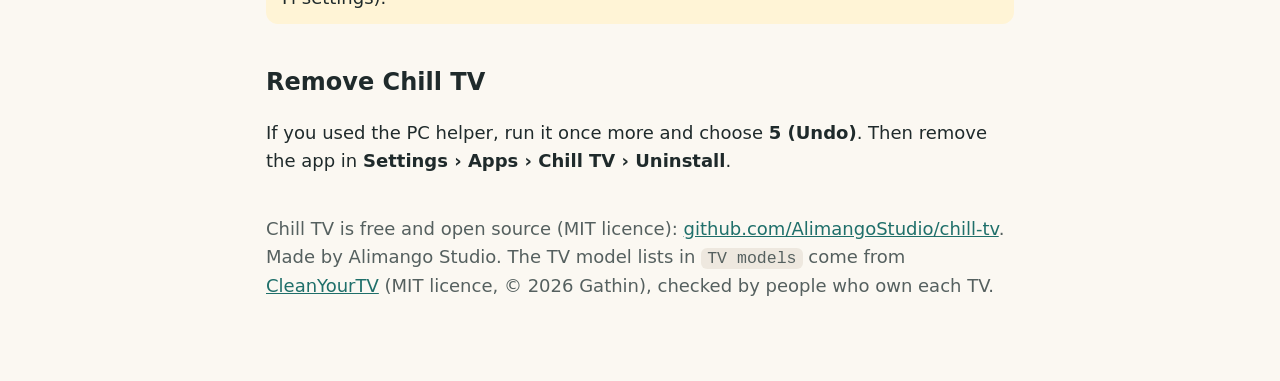
<file: installer/START-HERE.html>
<!doctype html>
<html lang="en">
<head>
<meta charset="utf-8">
<meta name="viewport" content="width=device-width, initial-scale=1">
<title>Install Chill TV</title>
<style>
  :root { --page:#FBF8F2; --ink:#1F2A2B; --muted:#55605F; --card:#FFFFFF; --line:#E4DDD0; --accent:#1F6F6A; --tip:#FFF4D6; }
  @media (prefers-color-scheme: dark) { :root { --page:#141B1C; --ink:#F2EEE6; --muted:#B9C1BF; --card:#1D2627; --line:#33403F; --accent:#57BFB7; --tip:#3A3420; } }
  * { box-sizing: border-box; }
  body { margin:0; background:var(--page); color:var(--ink); font:18px/1.55 system-ui, -apple-system, "Segoe UI", Roboto, sans-serif; }
  main { max-width:780px; margin:0 auto; padding:32px 16px 64px; }
  h1 { font-size:34px; margin:0 0 6px; } h2 { font-size:24px; margin:40px 0 12px; } h3 { font-size:19px; margin:0 0 4px; }
  p.lead { color:var(--muted); margin:0 0 24px; }
  .pick { display:grid; grid-template-columns:repeat(auto-fit, minmax(240px, 1fr)); gap:12px; }
  .card { background:var(--card); border:1px solid var(--line); border-radius:14px; padding:16px 18px; }
  ol.steps { list-style:none; counter-reset:s; padding:0; margin:0; display:grid; gap:12px; }
  ol.steps > li { counter-increment:s; background:var(--card); border:1px solid var(--line); border-radius:14px; padding:14px 18px 14px 64px; position:relative; }
  ol.steps > li::before { content:counter(s); position:absolute; left:16px; top:14px; width:34px; height:34px; border-radius:50%; background:var(--accent); color:#fff; font-weight:700; display:grid; place-items:center; }
  .path { font-weight:600; }
  .tip { background:var(--tip); border-radius:12px; padding:12px 16px; margin-top:12px; }
  .fit { display:grid; grid-template-columns:repeat(auto-fit, minmax(220px, 1fr)); gap:12px; }
  .fit .card ul { margin:6px 0 0; padding-left:20px; }
  .fit .yes h3 { color:var(--accent); }
  code, .file { font-family:ui-monospace, Consolas, monospace; font-size:.92em; background:color-mix(in srgb, var(--line) 55%, transparent); padding:1px 6px; border-radius:6px; }
  a { color:var(--accent); }
  @media print { body { background:#fff; color:#000; } .card, ol.steps > li { break-inside:avoid; } }
</style>
</head>
<body>
<main>
  <h1>Install Chill TV</h1>
  <p class="lead">For Android TV and Google TV boxes and TVs. No coding needed. It takes about 10 minutes. Steps and notes for your TV model: <a href="https://alimango.app/chill-tv">alimango.app/chill-tv</a>.</p>

  <div class="pick">
    <div class="card"><h3>Chill TV Home</h3>A calm home screen for the family TV: your apps, clock, weather and a voice assistant.<br>File: <span class="file">ChillTV-Home.apk</span></div>
    <div class="card"><h3>Chill TV Showcase</h3>A home screen for a shop, clinic or office TV: your photos, ads and music.<br>File: <span class="file">ChillTV-Showcase.apk</span></div>
  </div>

  <h2>Will it work on my TV?</h2>
  <p>Chill TV runs on <b>Android TV</b> and <b>Google TV</b>. The quickest check: if the TV has the <b>Google Play Store</b> app, it works. Not sure? Look in <span class="path">Settings › About</span> (or <span class="path">Settings › Device Preferences › About</span>) for "Android TV" or "Google TV".</p>
  <div class="fit">
    <div class="card yes"><h3>Works</h3>
      <ul>
        <li>Sony Bravia (Android TV and Google TV models)</li>
        <li>TCL, Philips, Sharp and Toshiba Android TV and Google TV models</li>
        <li>Xiaomi TVs, Mi Box and Mi TV Stick</li>
        <li>Hisense, Devant, Coocaa, Skyworth, XTREME and ACE models that say <b>Google TV</b> or <b>Android TV</b> on the box</li>
        <li>Any Android TV or Google TV box or stick (for example Chromecast with Google TV)</li>
      </ul></div>
    <div class="card"><h3>Can't run Chill TV</h3>
      <ul>
        <li>LG (webOS)</li>
        <li>Samsung (Tizen)</li>
        <li>Hisense and Devant models with <b>VIDAA</b></li>
        <li>Coocaa models with <b>Coolita</b></li>
        <li>Basic TVs with no app store</li>
      </ul>
      <div class="tip">These TVs can't install Android apps. Plug a Google TV or Android TV stick or box into a spare HDMI port, then install Chill TV on the stick.</div></div>
  </div>
  <div class="tip">Amazon Fire TV installs Chill TV, but Amazon keeps its own home screen: open Chill TV from <span class="path">Apps</span>.</div>

  <h2>Install with a USB stick</h2>
  <ol class="steps">
    <li><b>Copy the kit to a USB stick.</b> Unzip the download, then copy the whole <span class="file">ChillTV-USB-Kit</span> folder onto any USB stick.</li>
    <li><b>Get a file manager on the TV.</b> On the TV, open <span class="path">Google Play</span>, search for <b>File Commander</b> (free) and install it. Any file manager that can open USB drives works.</li>
    <li><b>Plug in the USB stick</b> into the TV box, then open <b>File Commander</b>. Choose the USB drive, open <span class="file">ChillTV-USB-Kit</span>, and pick <span class="file">ChillTV-Home.apk</span> or <span class="file">ChillTV-Showcase.apk</span>.</li>
    <li><b>Allow the install once.</b> The TV says it can't install apps from this source. Choose <span class="path">Settings</span>, turn on <b>Allow from this source</b> for File Commander, then go back and choose <b>Install</b>.
      <div class="tip">On some boxes this switch is in <span class="path">Settings › Device Preferences › Security &amp; restrictions › Unknown sources</span>.</div></li>
    <li><b>Make it your home screen.</b> Open <span class="path">Settings › Apps › Default apps › Home app</span> and choose <b>Chill TV</b>. Then press the Home button on the remote.
      <div class="tip">Many TV boxes don't have a <b>Home app</b> choice. Then Chill TV still works from <span class="path">Apps</span>, and the <b>PC helper</b> below makes it the home screen in two minutes.</div></li>
  </ol>

  <h2>Make it the home screen with a Windows PC</h2>
  <ol class="steps">
    <li><b>Turn on USB debugging on the TV.</b> <span class="path">Settings › Device Preferences › About</span>, press OK on <b>Build</b> 7 times. Then <span class="path">Settings › Device Preferences › Developer options</span> › turn on <b>USB debugging</b>. The TV and the PC must be on the same Wi-Fi.</li>
    <li><b>Run the helper.</b> In the kit, open <span class="file">PC helper (Windows)</span> and double-click <span class="file">Start Chill TV Helper.cmd</span>. Type the TV's address (in Chill TV <span class="path">Settings › Remote</span>, or the TV's Wi-Fi settings).</li>
    <li><b>Allow the PC</b> when the TV asks "Allow USB debugging?" (tick <b>Always allow</b>). Newer TVs ask for a <b>pairing code</b> instead: the helper shows you where to find it.</li>
    <li><b>Pick your TV model</b> from the list the helper suggests, then choose <b>1</b> for Home or <b>2</b> for Showcase.</li>
  </ol>
  <div class="tip">If the Home button still opens the TV's old screen, choose <b>3</b>. To remove ads and slow preinstalled apps, choose <b>4</b>: it uses the list people with your TV model checked, and only switches apps off. <b>5 (Undo)</b> turns everything back on. When you're done, you can turn USB debugging off again.</div>

  <h2>Control the TV from your laptop (optional)</h2>
  <ol class="steps">
    <li>Open <span class="file">Remote for Windows › ChillRemote.exe</span>. Windows may say it's from an unknown publisher: choose <b>More info › Run anyway</b>.</li>
    <li>Right-click the round remote › <b>Pair with a TV</b>. Type the <b>pairing code</b> shown on the TV: Chill TV Home <span class="path">Settings › Remote</span>, or the phone icon on Chill TV Showcase. Every TV has its own code. The TV address is optional.</li>
  </ol>
  <div class="tip">The laptop and the TV must be on the same Wi-Fi. When the TV moves to another Wi-Fi or gets a new address, the remote finds it again by itself (Chill TV must have been opened on the TV once). Better still: in your router's settings, reserve the TV's address so it never changes (look for <b>DHCP reservation</b> or <b>static lease</b>; the TV's address and MAC address are in its Wi-Fi settings).</div>

  <h2>Remove Chill TV</h2>
  <p>If you used the PC helper, run it once more and choose <b>5 (Undo)</b>. Then remove the app in <span class="path">Settings › Apps › Chill TV › Uninstall</span>.</p>

  <p class="lead" style="margin-top:40px">Chill TV is free and open source (MIT licence): <a href="https://github.com/AlimangoStudio/chill-tv">github.com/AlimangoStudio/chill-tv</a>. Made by Alimango Studio. The TV model lists in <span class="file">TV models</span> come from <a href="https://github.com/Gathin23/cleanyourtv">CleanYourTV</a> (MIT licence, © 2026 Gathin), checked by people who own each TV.</p>
</main>
</body>
</html>
</file>
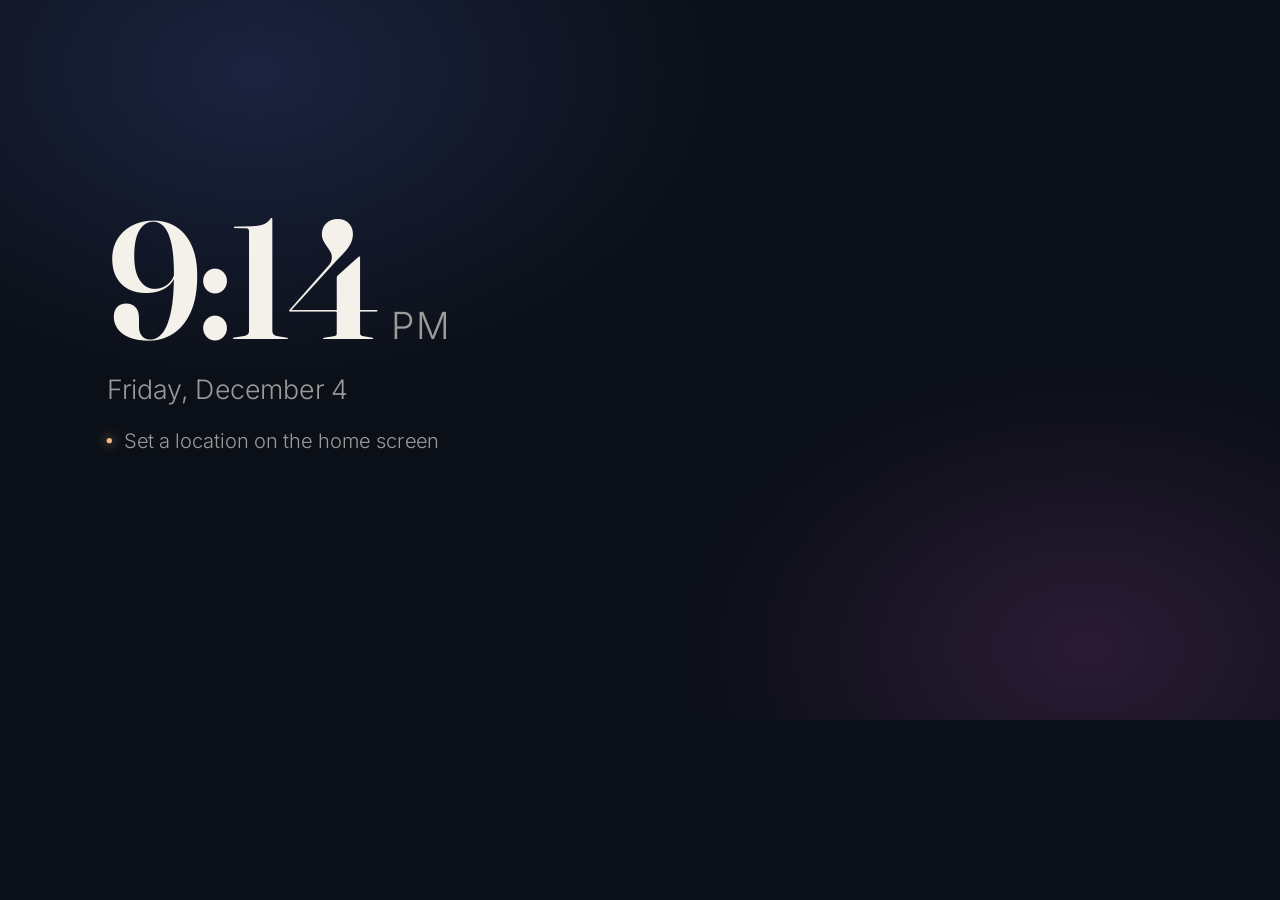
<file: home/app/assets/clock.html>
<!doctype html>
<html lang="en">
<head>
<meta charset="utf-8">
<meta name="viewport" content="width=1920, user-scalable=no">
<title>Chill TV clock</title>
<link rel="stylesheet" href="fonts.css">
<style>
:root{--ink:#F4F1EA;--muted:rgba(244,241,234,.62);--accent:#F2B880;--glow:rgba(242,184,128,.28)}
*{box-sizing:border-box}
html,body{margin:0;height:100%;overflow:hidden;background:#0B0F17;color:var(--ink);font-family:Inter,system-ui,sans-serif}
#stage{position:absolute;left:0;top:0;width:1920px;height:1080px;transform-origin:0 0;overflow:hidden;
  background:radial-gradient(1200px 800px at 20% 10%,#1B2440 0%,transparent 60%),radial-gradient(1000px 700px at 85% 90%,#2A1B34 0%,transparent 60%),#0B0F17}
body.alarm #stage{background:radial-gradient(1100px 760px at 50% 40%,#3A2440 0%,transparent 65%),radial-gradient(900px 700px at 15% 90%,#1D2E4A 0%,transparent 60%),#0E1420}
#face{position:absolute;left:0;top:0;width:900px;text-align:left;transition:opacity 1.6s ease,transform 1.6s ease}
#face.fade{opacity:0}
.time{font-family:Fraunces,Georgia,serif;font-weight:300;font-size:250px;line-height:.95;letter-spacing:-.02em;white-space:nowrap}
.time .ampm{font-family:Inter,sans-serif;font-size:56px;font-weight:300;color:var(--muted);margin-left:18px;letter-spacing:.04em}
.date{margin-top:22px;font-size:40px;font-weight:300;color:var(--muted)}
.wx{margin-top:34px;display:flex;align-items:center;gap:18px;font-size:30px;font-weight:300;color:var(--muted)}
.wx b{color:var(--ink);font-weight:400}
.wx .dot{width:8px;height:8px;border-radius:50%;background:var(--accent);box-shadow:0 0 18px var(--accent)}
.alarmonly{display:none}
body.alarm .alarmonly{display:block}
body.alarm .stop.alarmonly{display:inline-block}
body:not(.alarm) .alarmonly{display:none!important}
body.alarm #face{left:50%;top:50%;transform:translate(-50%,-50%);text-align:center;width:1400px}
body.alarm .wx{justify-content:center}
.hello{font-family:Fraunces,Georgia,serif;font-size:64px;font-weight:600;margin-bottom:26px;
  background:linear-gradient(100deg,#F7C59F 20%,#FFE9D6 50%,#E7A6C8 80%);-webkit-background-clip:text;background-clip:text;color:transparent}
.stop{margin-top:56px;display:inline-block;padding:18px 40px;border-radius:999px;font-size:30px;font-weight:500;
  background:rgba(255,255,255,.1);border:1px solid rgba(255,255,255,.22);animation:breathe 2s ease-in-out infinite}
@keyframes breathe{0%,100%{opacity:.65;transform:scale(1)}50%{opacity:1;transform:scale(1.04)}}
.rings{position:absolute;left:50%;top:50%;width:0;height:0;display:none}
body.alarm .rings{display:block}
.rings i{position:absolute;left:-380px;top:-380px;width:760px;height:760px;border-radius:50%;border:2px solid var(--glow);
  animation:ring 3s cubic-bezier(.2,.6,.3,1) infinite;opacity:0}
.rings i:nth-child(2){animation-delay:1s}.rings i:nth-child(3){animation-delay:2s}
@keyframes ring{0%{transform:scale(.55);opacity:.9}100%{transform:scale(1.5);opacity:0}}
</style>
</head>
<body>
<div id="stage">
  <div class="rings" aria-hidden="true"><i></i><i></i><i></i></div>
  <div id="face">
    <div class="hello alarmonly" id="hello">Good morning</div>
    <div class="time"><span id="hm">--:--</span><span class="ampm" id="ampm"></span></div>
    <div class="date" id="date"></div>
    <div class="wx" id="wx"><span class="dot"></span><span id="wxText">Loading weather…</span></div>
    <div class="stop alarmonly">Press any button to stop</div>
  </div>
</div>
<script>
(function () {
  'use strict';
  var mode = (location.hash || '#dream').slice(1);
  document.body.className = mode;

  // Same location and home name the home screen uses (Settings → Location, Settings → Names).
  var DEVICE_TZ = (function () { try { return Intl.DateTimeFormat().resolvedOptions().timeZone || 'UTC'; } catch (e) { return 'UTC'; } })();
  var HOME_NAME = 'My Home';
  try { HOME_NAME = localStorage.getItem('homeName') || HOME_NAME; } catch (e) {}
  var LOC = { name: '', sub: '', lat: null, lon: null, tz: DEVICE_TZ };
  try { var saved = JSON.parse(localStorage.getItem('homeLocation') || 'null'); if (saved && saved.lat) LOC = saved; } catch (e) {}
  var TZ = LOC.tz || DEVICE_TZ;

  var stage = document.getElementById('stage');
  function fit() { stage.style.transform = 'scale(' + Math.min(window.innerWidth / 1920, window.innerHeight / 1080) + ')'; }
  window.addEventListener('resize', fit); fit();

  function tick() {
    var now = new Date();
    var parts = new Intl.DateTimeFormat('en-US', { timeZone: TZ, hour: 'numeric', minute: '2-digit', hour12: true }).formatToParts(now);
    function p(t) { var f = parts.filter(function (x) { return x.type === t; })[0]; return f ? f.value : ''; }
    document.getElementById('hm').textContent = p('hour') + ':' + p('minute');
    document.getElementById('ampm').textContent = p('dayPeriod');
    var hr = Number(new Intl.DateTimeFormat('en-US', { timeZone: TZ, hour: 'numeric', hourCycle: 'h23' }).format(now));
    document.getElementById('hello').textContent = (hr < 12 ? 'Good morning' : hr < 18 ? 'Good afternoon' : 'Good evening') + ', ' + HOME_NAME;
    document.getElementById('date').textContent = new Intl.DateTimeFormat('en-US', { timeZone: TZ, weekday: 'long', month: 'long', day: 'numeric' }).format(now);
  }

  function wxText(code) {
    if (code === 0) return 'Clear'; if (code === 1) return 'Mainly clear'; if (code === 2) return 'Partly cloudy'; if (code === 3) return 'Cloudy';
    if (code === 45 || code === 48) return 'Fog'; if (code >= 51 && code <= 57) return 'Drizzle';
    if (code === 61 || code === 80) return 'Light rain'; if (code === 63 || code === 81) return 'Rain';
    if (code === 65 || code === 82 || code === 66 || code === 67) return 'Heavy rain'; if (code >= 95) return 'Thunderstorm';
    return 'Cloudy';
  }
  function weather() {
    if (LOC.lat == null) { document.getElementById('wxText').textContent = 'Set a location on the home screen'; return; }
    var x = new XMLHttpRequest();
    x.open('GET', 'https://api.open-meteo.com/v1/forecast?latitude=' + LOC.lat + '&longitude=' + LOC.lon +
      '&current=temperature_2m,weather_code&daily=temperature_2m_max,temperature_2m_min&timezone=auto&forecast_days=1');
    x.timeout = 15000;
    x.onload = function () {
      try {
        var d = JSON.parse(x.responseText);
        document.getElementById('wxText').innerHTML = '<b>' + Math.round(d.current.temperature_2m) + '°</b> ' + wxText(d.current.weather_code) +
          ' · ' + LOC.name + ' · H ' + Math.round(d.daily.temperature_2m_max[0]) + '° L ' + Math.round(d.daily.temperature_2m_min[0]) + '°';
      } catch (e) {}
    };
    x.onerror = x.ontimeout = function () { document.getElementById('wxText').textContent = LOC.name; };
    x.send();
  }

  // Night clock drifts to a new spot every minute so nothing burns into the screen.
  var face = document.getElementById('face');
  function place() {
    if (mode !== 'dream') return;
    face.classList.add('fade');
    setTimeout(function () {
      var x = 120 + Math.random() * (1920 - 240 - face.offsetWidth);
      var y = 110 + Math.random() * (1080 - 220 - face.offsetHeight);
      face.style.transform = 'translate(' + Math.round(x) + 'px,' + Math.round(y) + 'px)';
      face.classList.remove('fade');
    }, 1700);
  }

  tick(); setInterval(tick, 1000);
  weather(); setInterval(weather, 30 * 60 * 1000);
  if (mode === 'dream') {
    face.style.transform = 'translate(160px,300px)';
    setInterval(place, 60 * 1000);
  }
})();
</script>
</body>
</html>
</file>
<file: home/app/assets/fonts.css>
@font-face {
  font-family: 'Cormorant Garamond';
  font-style: normal;
  font-weight: 500;
  font-display: swap;
  src: url(fonts/f1.woff2) format('woff2');
  unicode-range: U+0000-00FF, U+0131, U+0152-0153, U+02BB-02BC, U+02C6, U+02DA, U+02DC, U+0304, U+0308, U+0329, U+2000-206F, U+20AC, U+2122, U+2191, U+2193, U+2212, U+2215, U+FEFF, U+FFFD;
}

@font-face {
  font-family: 'Cormorant Garamond';
  font-style: normal;
  font-weight: 600;
  font-display: swap;
  src: url(fonts/f1.woff2) format('woff2');
  unicode-range: U+0000-00FF, U+0131, U+0152-0153, U+02BB-02BC, U+02C6, U+02DA, U+02DC, U+0304, U+0308, U+0329, U+2000-206F, U+20AC, U+2122, U+2191, U+2193, U+2212, U+2215, U+FEFF, U+FFFD;
}

@font-face {
  font-family: 'Fraunces';
  font-style: normal;
  font-weight: 600;
  font-display: swap;
  src: url(fonts/f2.woff2) format('woff2');
  unicode-range: U+0000-00FF, U+0131, U+0152-0153, U+02BB-02BC, U+02C6, U+02DA, U+02DC, U+0304, U+0308, U+0329, U+2000-206F, U+20AC, U+2122, U+2191, U+2193, U+2212, U+2215, U+FEFF, U+FFFD;
}

@font-face {
  font-family: 'Fraunces';
  font-style: normal;
  font-weight: 700;
  font-display: swap;
  src: url(fonts/f2.woff2) format('woff2');
  unicode-range: U+0000-00FF, U+0131, U+0152-0153, U+02BB-02BC, U+02C6, U+02DA, U+02DC, U+0304, U+0308, U+0329, U+2000-206F, U+20AC, U+2122, U+2191, U+2193, U+2212, U+2215, U+FEFF, U+FFFD;
}

@font-face {
  font-family: 'Inter';
  font-style: normal;
  font-weight: 200;
  font-display: swap;
  src: url(fonts/f3.woff2) format('woff2');
  unicode-range: U+0000-00FF, U+0131, U+0152-0153, U+02BB-02BC, U+02C6, U+02DA, U+02DC, U+0304, U+0308, U+0329, U+2000-206F, U+20AC, U+2122, U+2191, U+2193, U+2212, U+2215, U+FEFF, U+FFFD;
}

@font-face {
  font-family: 'Inter';
  font-style: normal;
  font-weight: 300;
  font-display: swap;
  src: url(fonts/f3.woff2) format('woff2');
  unicode-range: U+0000-00FF, U+0131, U+0152-0153, U+02BB-02BC, U+02C6, U+02DA, U+02DC, U+0304, U+0308, U+0329, U+2000-206F, U+20AC, U+2122, U+2191, U+2193, U+2212, U+2215, U+FEFF, U+FFFD;
}

@font-face {
  font-family: 'Inter';
  font-style: normal;
  font-weight: 400;
  font-display: swap;
  src: url(fonts/f3.woff2) format('woff2');
  unicode-range: U+0000-00FF, U+0131, U+0152-0153, U+02BB-02BC, U+02C6, U+02DA, U+02DC, U+0304, U+0308, U+0329, U+2000-206F, U+20AC, U+2122, U+2191, U+2193, U+2212, U+2215, U+FEFF, U+FFFD;
}

@font-face {
  font-family: 'Inter';
  font-style: normal;
  font-weight: 500;
  font-display: swap;
  src: url(fonts/f3.woff2) format('woff2');
  unicode-range: U+0000-00FF, U+0131, U+0152-0153, U+02BB-02BC, U+02C6, U+02DA, U+02DC, U+0304, U+0308, U+0329, U+2000-206F, U+20AC, U+2122, U+2191, U+2193, U+2212, U+2215, U+FEFF, U+FFFD;
}

@font-face {
  font-family: 'Inter';
  font-style: normal;
  font-weight: 600;
  font-display: swap;
  src: url(fonts/f3.woff2) format('woff2');
  unicode-range: U+0000-00FF, U+0131, U+0152-0153, U+02BB-02BC, U+02C6, U+02DA, U+02DC, U+0304, U+0308, U+0329, U+2000-206F, U+20AC, U+2122, U+2191, U+2193, U+2212, U+2215, U+FEFF, U+FFFD;
}

@font-face {
  font-family: 'Nunito';
  font-style: normal;
  font-weight: 300;
  font-display: swap;
  src: url(fonts/f4.woff2) format('woff2');
  unicode-range: U+0000-00FF, U+0131, U+0152-0153, U+02BB-02BC, U+02C6, U+02DA, U+02DC, U+0304, U+0308, U+0329, U+2000-206F, U+20AC, U+2122, U+2191, U+2193, U+2212, U+2215, U+FEFF, U+FFFD;
}

@font-face {
  font-family: 'Nunito';
  font-style: normal;
  font-weight: 400;
  font-display: swap;
  src: url(fonts/f4.woff2) format('woff2');
  unicode-range: U+0000-00FF, U+0131, U+0152-0153, U+02BB-02BC, U+02C6, U+02DA, U+02DC, U+0304, U+0308, U+0329, U+2000-206F, U+20AC, U+2122, U+2191, U+2193, U+2212, U+2215, U+FEFF, U+FFFD;
}

@font-face {
  font-family: 'Nunito';
  font-style: normal;
  font-weight: 600;
  font-display: swap;
  src: url(fonts/f4.woff2) format('woff2');
  unicode-range: U+0000-00FF, U+0131, U+0152-0153, U+02BB-02BC, U+02C6, U+02DA, U+02DC, U+0304, U+0308, U+0329, U+2000-206F, U+20AC, U+2122, U+2191, U+2193, U+2212, U+2215, U+FEFF, U+FFFD;
}

@font-face {
  font-family: 'Nunito';
  font-style: normal;
  font-weight: 700;
  font-display: swap;
  src: url(fonts/f4.woff2) format('woff2');
  unicode-range: U+0000-00FF, U+0131, U+0152-0153, U+02BB-02BC, U+02C6, U+02DA, U+02DC, U+0304, U+0308, U+0329, U+2000-206F, U+20AC, U+2122, U+2191, U+2193, U+2212, U+2215, U+FEFF, U+FFFD;
}

@font-face {
  font-family: 'Nunito';
  font-style: normal;
  font-weight: 800;
  font-display: swap;
  src: url(fonts/f4.woff2) format('woff2');
  unicode-range: U+0000-00FF, U+0131, U+0152-0153, U+02BB-02BC, U+02C6, U+02DA, U+02DC, U+0304, U+0308, U+0329, U+2000-206F, U+20AC, U+2122, U+2191, U+2193, U+2212, U+2215, U+FEFF, U+FFFD;
}
</file>
